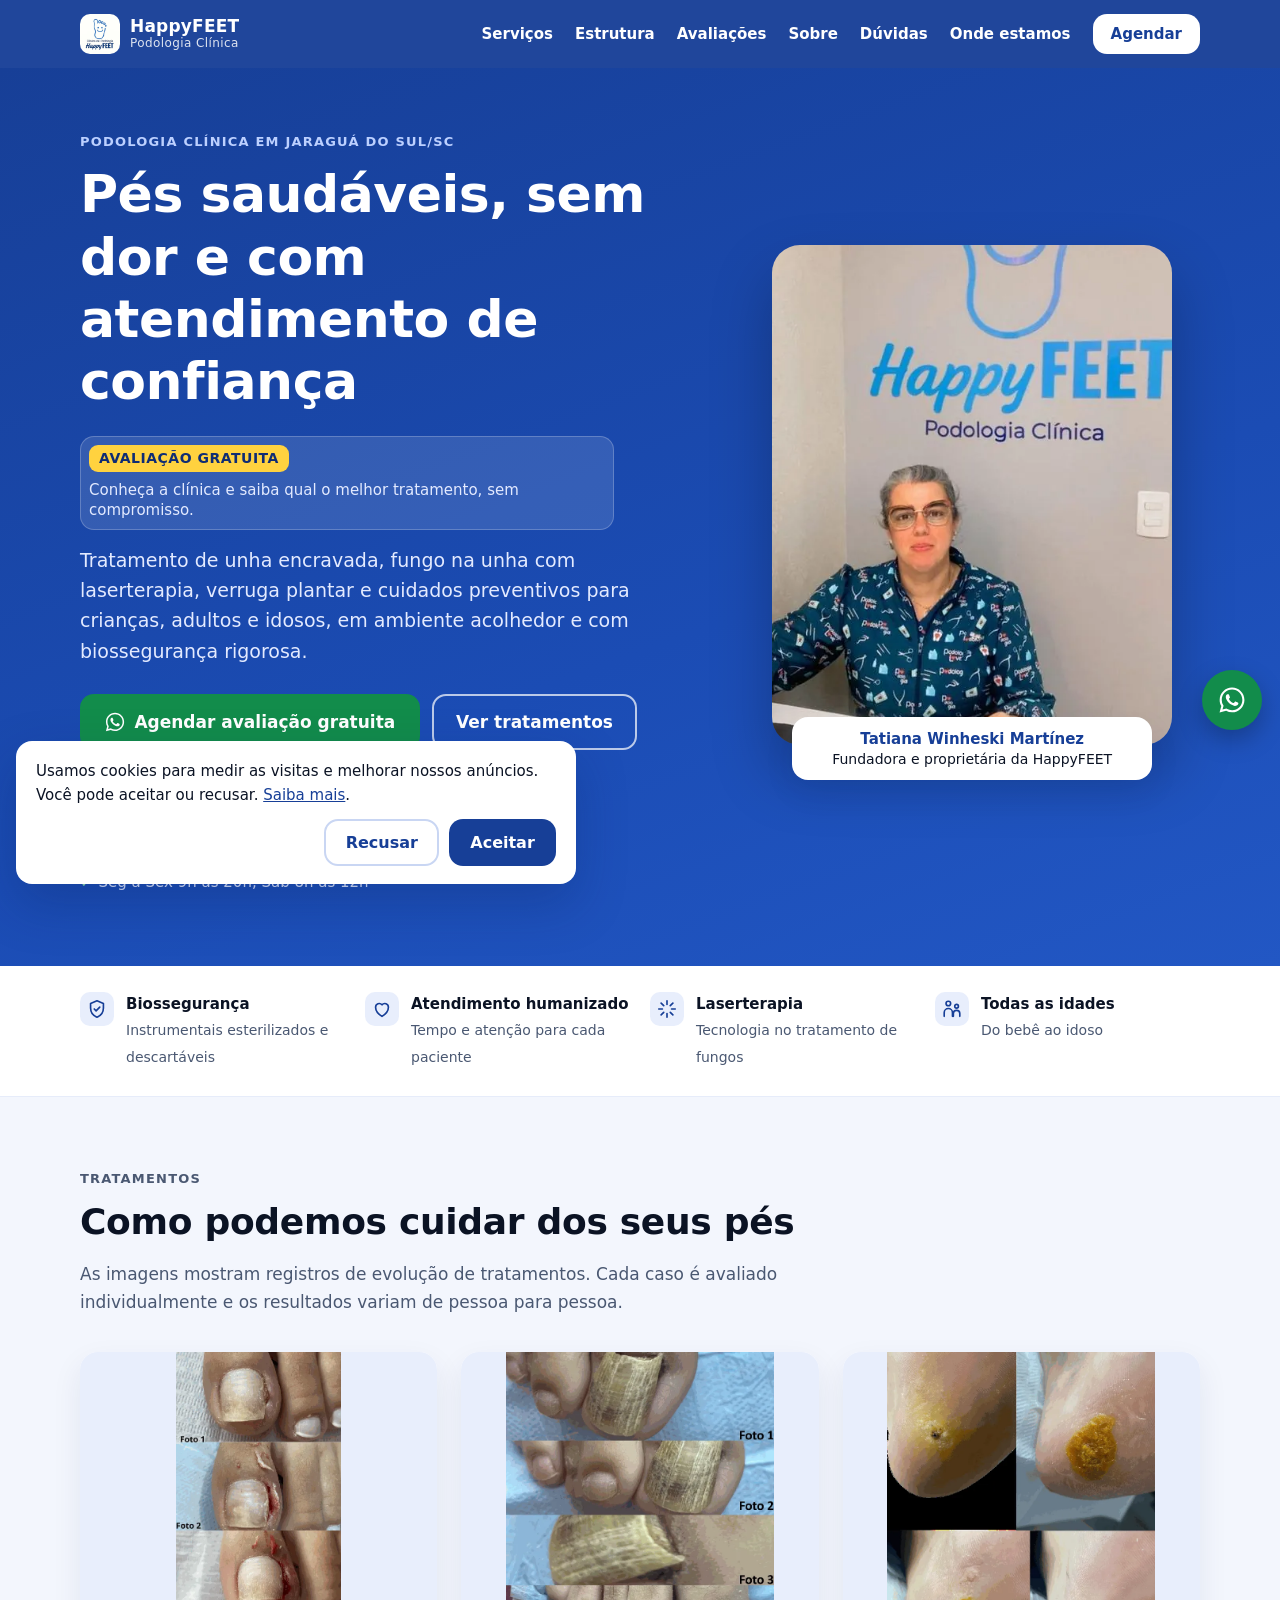
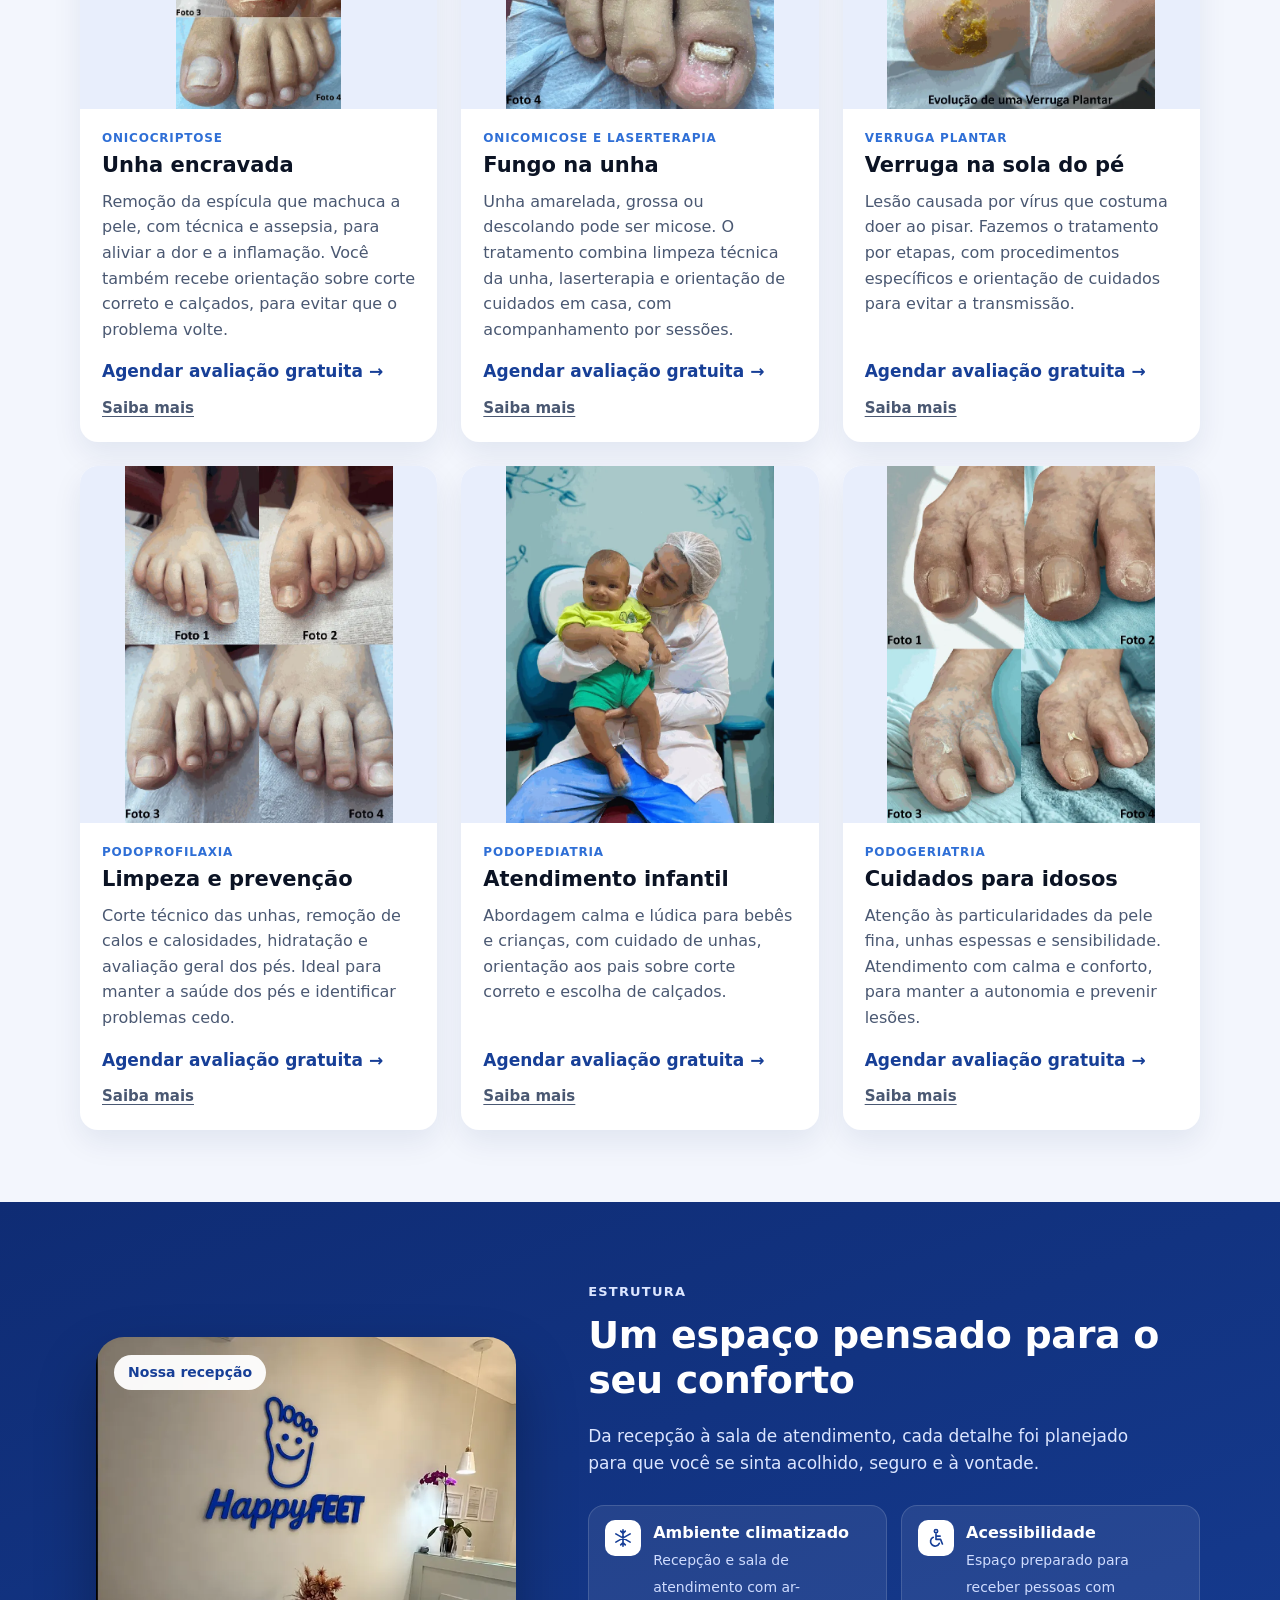
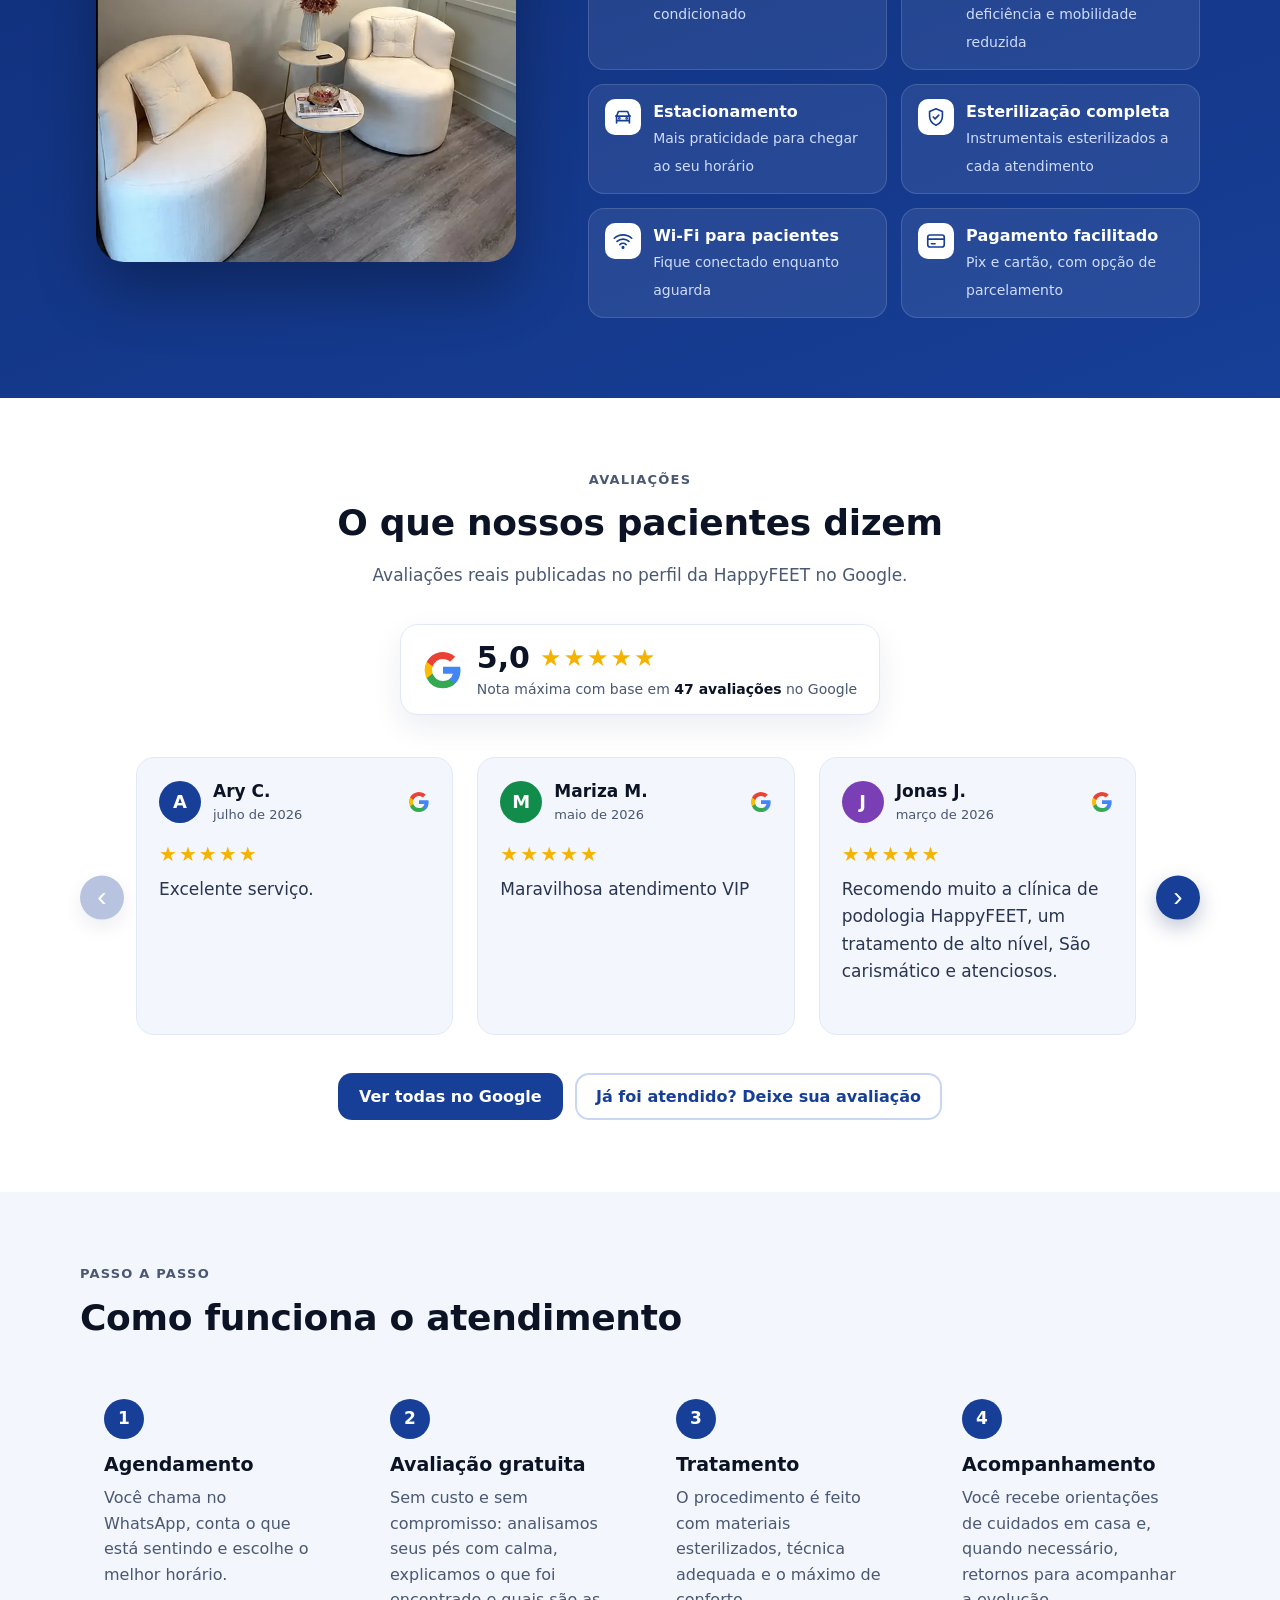
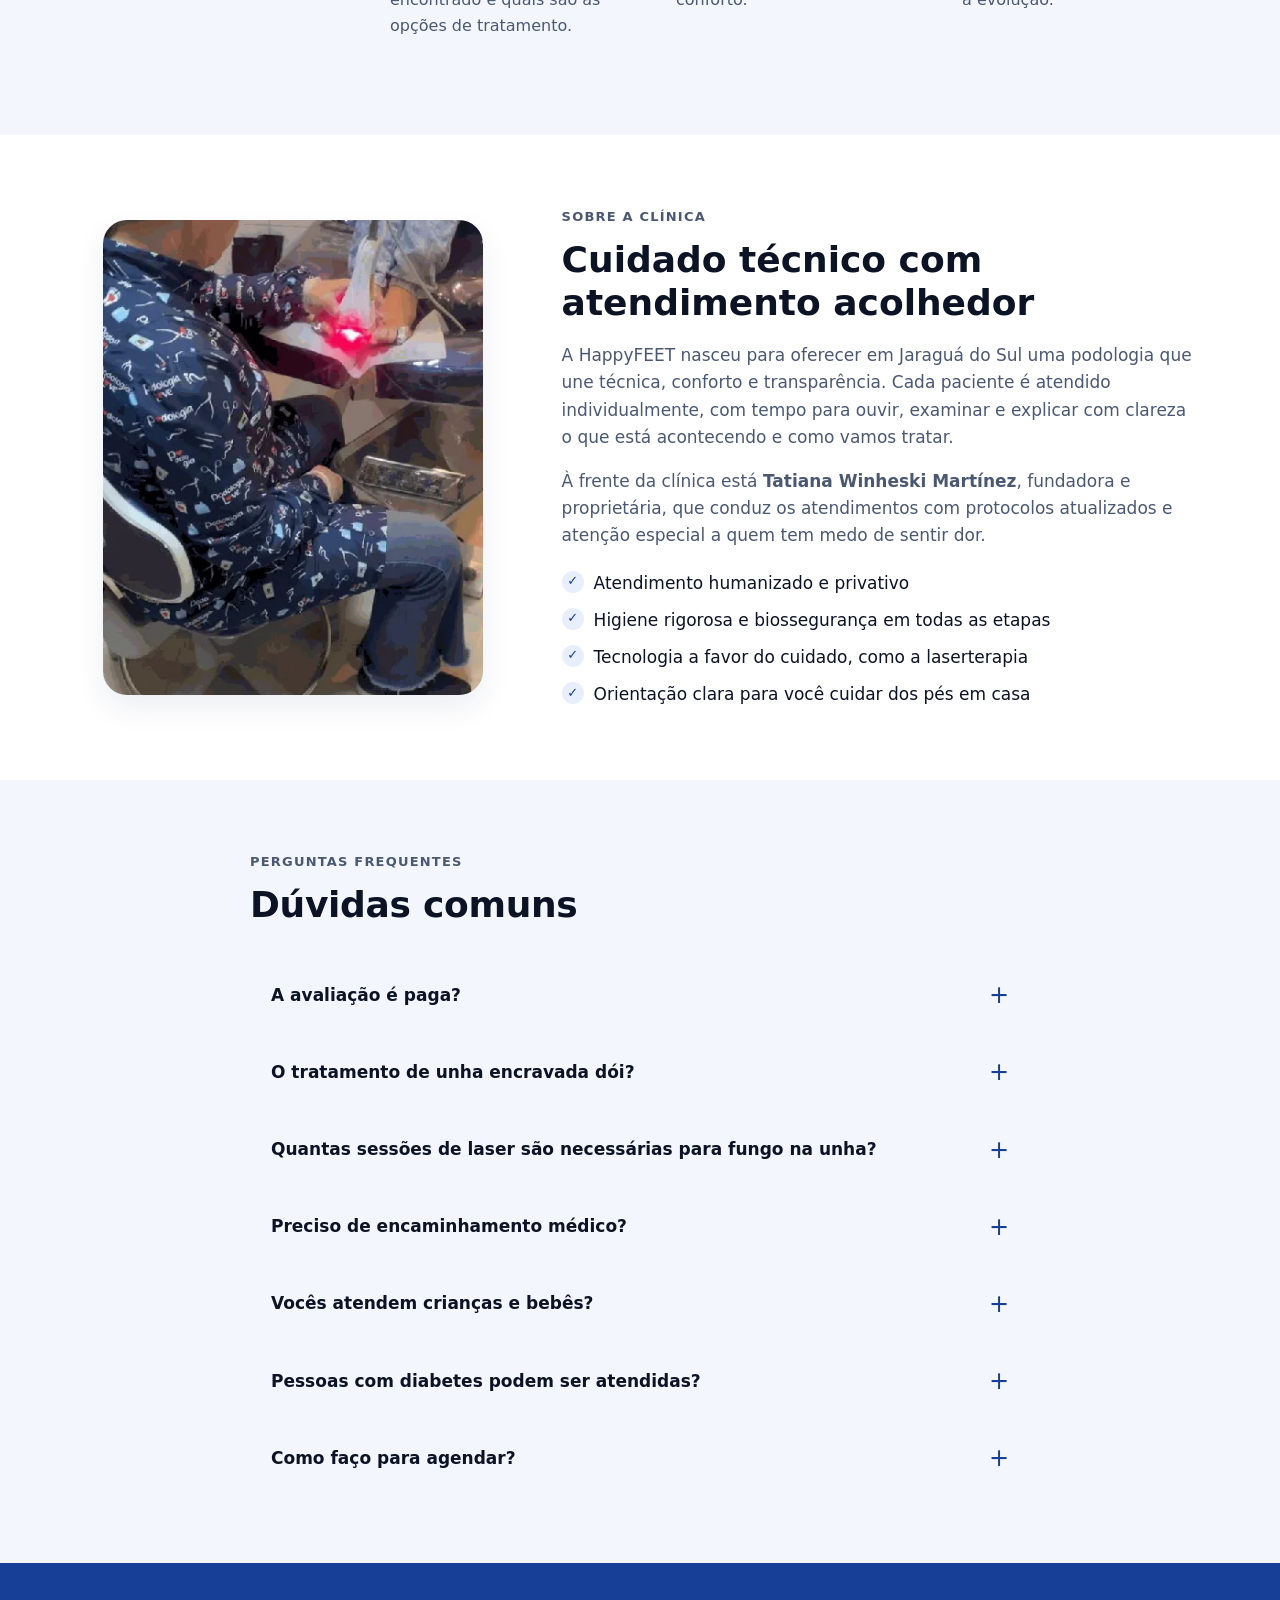
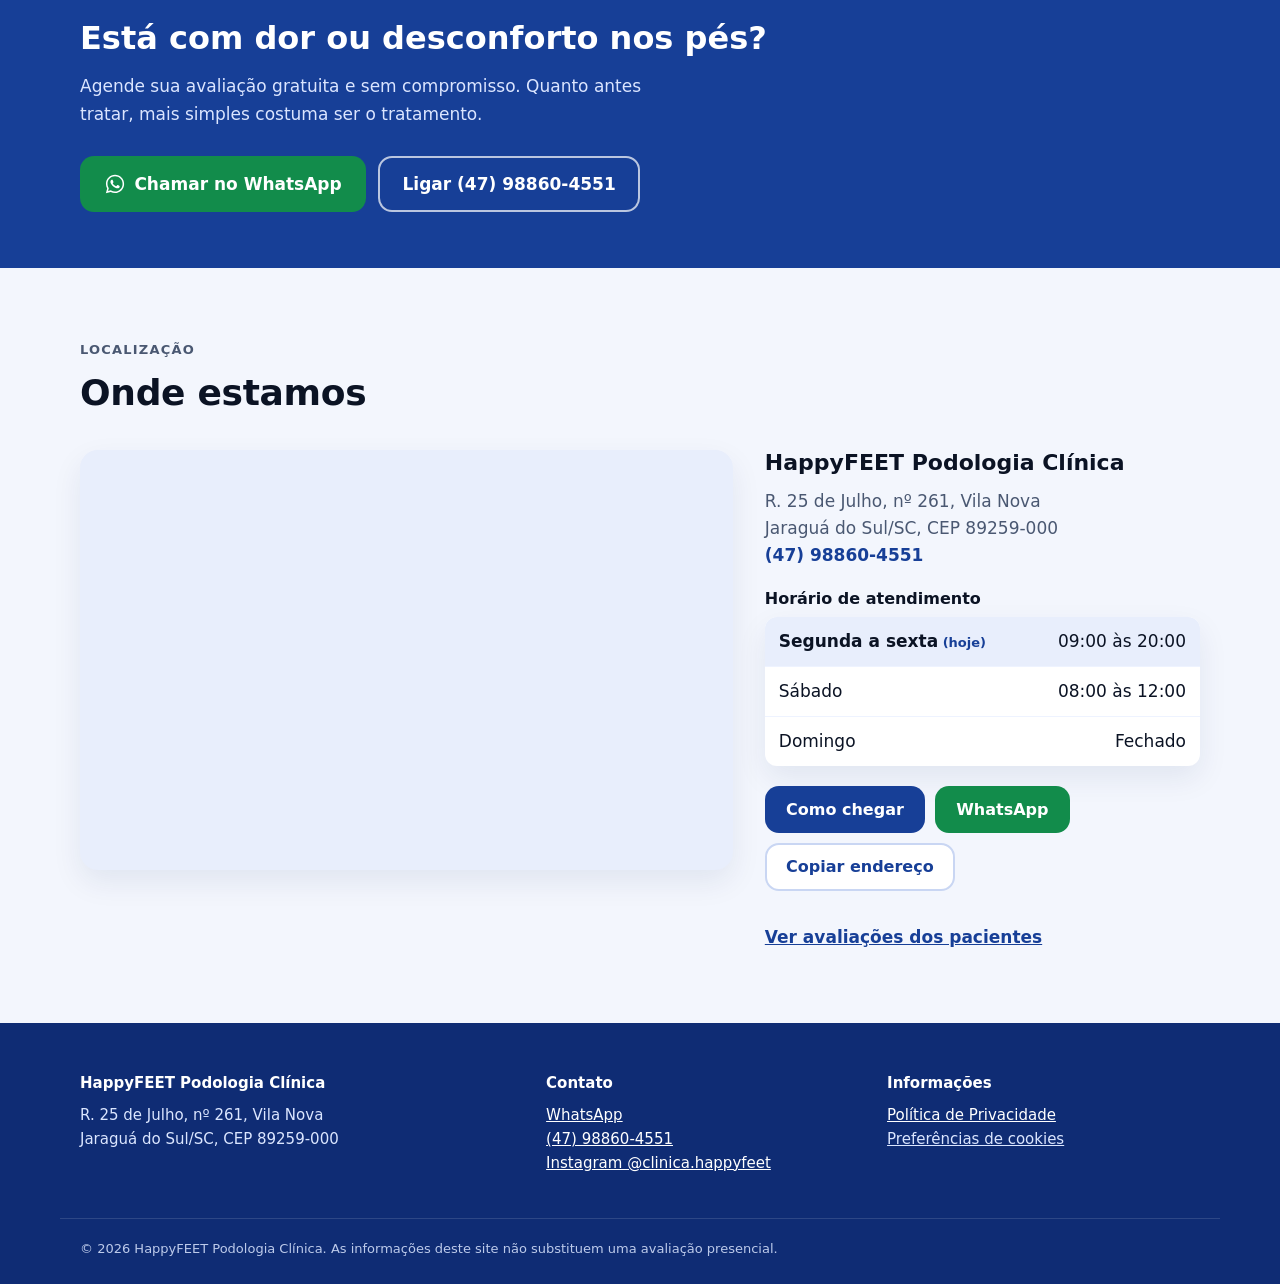
<file: index.html>
<!doctype html>
<html lang="pt-BR">
<head>
  <meta charset="utf-8">
  <meta name="viewport" content="width=device-width, initial-scale=1">
  <title>Podologia em Jaraguá do Sul | HappyFEET Podologia Clínica</title>
  <meta name="description" content="Podologia clínica em Jaraguá do Sul/SC: unha encravada, fungo na unha com laserterapia, verruga plantar, podoprofilaxia, atendimento infantil e para idosos. Avaliação gratuita pelo WhatsApp.">
  <link rel="canonical" href="https://clinicahappyfeet.com.br/">
  <meta name="theme-color" content="#173f97">

  <meta property="og:type" content="website">
  <meta property="og:locale" content="pt_BR">
  <meta property="og:site_name" content="HappyFEET Podologia Clínica">
  <meta property="og:title" content="HappyFEET Podologia Clínica | Jaraguá do Sul">
  <meta property="og:description" content="Unha encravada, fungo na unha, verruga plantar, podoprofilaxia e laserterapia. Agende sua avaliação gratuita pelo WhatsApp.">
  <meta property="og:url" content="https://clinicahappyfeet.com.br/">
  <meta property="og:image" content="https://clinicahappyfeet.com.br/assets/og-image.jpg">
  <meta property="og:image:width" content="1200">
  <meta property="og:image:height" content="630">
  <meta name="twitter:card" content="summary_large_image">

  <link rel="icon" type="image/png" sizes="32x32" href="assets/favicon-32.png">
  <link rel="apple-touch-icon" href="assets/apple-touch-icon.png">
  <link rel="manifest" href="site.webmanifest">
  <link rel="preload" as="image" href="assets/tatiana-winheski-martinez.webp">
  <link rel="stylesheet" href="styles.css">

  <script>document.documentElement.classList.add("js")</script>
  <script src="config.js"></script>
  <script src="analytics.js"></script>
  <script src="main.js" defer></script>
</head>
<body>
<a class="skip-link" href="#conteudo">Pular para o conteúdo</a>

<header class="header">
  <div class="container header-row">
    <a class="brand" href="#top" aria-label="HappyFEET Podologia Clínica, início">
      <img src="assets/logo-happyfeet.webp" alt="" width="40" height="40">
      <span>HappyFEET <small>Podologia Clínica</small></span>
    </a>
    <button class="nav-toggle" type="button" aria-expanded="false" aria-controls="menu" aria-label="Abrir menu">
      <span></span><span></span><span></span>
    </button>
    <nav id="menu" class="nav" aria-label="Menu principal">
      <a href="#servicos">Serviços</a>
      <a href="#estrutura">Estrutura</a>
      <a href="#avaliacoes">Avaliações</a>
      <a href="#sobre">Sobre</a>
      <a href="#duvidas">Dúvidas</a>
      <a href="#local">Onde estamos</a>
      <a class="btn btn-light nav-cta" href="https://wa.me/5547988604551" data-wa data-track="whatsapp_header" target="_blank" rel="noopener">Agendar</a>
    </nav>
  </div>
</header>

<main id="conteudo">

<section class="hero" id="top">
  <div class="container hero-grid">
    <div class="hero-text">
      <p class="eyebrow">Podologia clínica em Jaraguá do Sul/SC</p>
      <h1>Pés saudáveis, sem dor e com atendimento de confiança</h1>
      <p class="free-badge"><strong>Avaliação gratuita</strong> Conheça a clínica e saiba qual o melhor tratamento, sem compromisso.</p>
      <p class="lead">Tratamento de unha encravada, fungo na unha com laserterapia, verruga plantar e cuidados preventivos para crianças, adultos e idosos, em ambiente acolhedor e com biossegurança rigorosa.</p>
      <div class="hero-cta">
        <a class="btn btn-whats btn-lg" href="https://wa.me/5547988604551" data-wa data-track="whatsapp_hero" target="_blank" rel="noopener">
          <svg aria-hidden="true" viewBox="0 0 24 24" width="22" height="22"><use href="#i-whats"/></svg>
          Agendar avaliação gratuita
        </a>
        <a class="btn btn-outline-light btn-lg" href="#servicos">Ver tratamentos</a>
      </div>
      <a class="hero-rating" href="#avaliacoes">
        <span class="stars" aria-hidden="true">★★★★★</span>
        <span><strong>5,0 no Google</strong> · 47 avaliações</span>
      </a>
      <ul class="hero-points">
        <li>Atendimento individual e privativo</li>
        <li>Materiais esterilizados</li>
        <li>Seg a Sex 9h às 20h, Sáb 8h às 12h</li>
      </ul>
    </div>
    <figure class="hero-photo">
      <img src="assets/tatiana-winheski-martinez.webp" width="506" height="900" alt="Tatiana Winheski Martínez, fundadora e proprietária da HappyFEET, no consultório da clínica">
      <figcaption><strong>Tatiana Winheski Martínez</strong><span>Fundadora e proprietária da HappyFEET</span></figcaption>
    </figure>
  </div>
</section>

<section class="trust" aria-label="Diferenciais">
  <div class="container trust-grid">
    <div class="trust-item">
      <svg aria-hidden="true" viewBox="0 0 24 24"><use href="#i-shield"/></svg>
      <div><strong>Biossegurança</strong><span>Instrumentais esterilizados e descartáveis</span></div>
    </div>
    <div class="trust-item">
      <svg aria-hidden="true" viewBox="0 0 24 24"><use href="#i-heart"/></svg>
      <div><strong>Atendimento humanizado</strong><span>Tempo e atenção para cada paciente</span></div>
    </div>
    <div class="trust-item">
      <svg aria-hidden="true" viewBox="0 0 24 24"><use href="#i-spark"/></svg>
      <div><strong>Laserterapia</strong><span>Tecnologia no tratamento de fungos</span></div>
    </div>
    <div class="trust-item">
      <svg aria-hidden="true" viewBox="0 0 24 24"><use href="#i-family"/></svg>
      <div><strong>Todas as idades</strong><span>Do bebê ao idoso</span></div>
    </div>
  </div>
</section>

<section class="section" id="servicos">
  <div class="container">
    <header class="section-head">
      <p class="eyebrow eyebrow-dark">Tratamentos</p>
      <h2>Como podemos cuidar dos seus pés</h2>
      <p>As imagens mostram registros de evolução de tratamentos. Cada caso é avaliado individualmente e os resultados variam de pessoa para pessoa.</p>
    </header>

    <div class="reveal cards">
      <article class="card" id="unha-encravada">
        <div class="thumb"><img src="assets/unha-encravada.webp" width="415" height="900" loading="lazy" alt="Sequência de quatro fotos mostrando a evolução do tratamento de uma unha encravada no dedão"></div>
        <div class="card-body">
          <p class="tag">Onicocriptose</p>
          <h3><a href="unha-encravada.html">Unha encravada</a></h3>
          <p>Remoção da espícula que machuca a pele, com técnica e assepsia, para aliviar a dor e a inflamação. Você também recebe orientação sobre corte correto e calçados, para evitar que o problema volte.</p>
          <div class="card-actions">
            <a class="card-link" href="https://wa.me/5547988604551" data-wa="Olá! Gostaria de agendar uma avaliação gratuita para unha encravada." data-track="whatsapp_unha_encravada" target="_blank" rel="noopener">Agendar avaliação gratuita</a>
            <a class="card-more" href="unha-encravada.html">Saiba mais</a>
          </div>
        </div>
      </article>

      <article class="card" id="fungo-na-unha">
        <div class="thumb"><img src="assets/onicomicose-laser.webp" width="675" height="900" loading="lazy" alt="Quatro fotos mostrando a evolução de uma unha com fungo durante o tratamento com laserterapia"></div>
        <div class="card-body">
          <p class="tag">Onicomicose e laserterapia</p>
          <h3><a href="fungo-na-unha.html">Fungo na unha</a></h3>
          <p>Unha amarelada, grossa ou descolando pode ser micose. O tratamento combina limpeza técnica da unha, laserterapia e orientação de cuidados em casa, com acompanhamento por sessões.</p>
          <div class="card-actions">
            <a class="card-link" href="https://wa.me/5547988604551" data-wa="Olá! Gostaria de agendar uma avaliação gratuita para fungo na unha (laserterapia)." data-track="whatsapp_onicomicose" target="_blank" rel="noopener">Agendar avaliação gratuita</a>
            <a class="card-more" href="fungo-na-unha.html">Saiba mais</a>
          </div>
        </div>
      </article>

      <article class="card" id="verruga-plantar">
        <div class="thumb"><img src="assets/verruga-plantar.webp" width="675" height="900" loading="lazy" alt="Fotos mostrando a evolução do tratamento de uma verruga plantar na sola do pé"></div>
        <div class="card-body">
          <p class="tag">Verruga plantar</p>
          <h3><a href="verruga-plantar.html">Verruga na sola do pé</a></h3>
          <p>Lesão causada por vírus que costuma doer ao pisar. Fazemos o tratamento por etapas, com procedimentos específicos e orientação de cuidados para evitar a transmissão.</p>
          <div class="card-actions">
            <a class="card-link" href="https://wa.me/5547988604551" data-wa="Olá! Gostaria de agendar uma avaliação gratuita para verruga plantar." data-track="whatsapp_verruga" target="_blank" rel="noopener">Agendar avaliação gratuita</a>
            <a class="card-more" href="verruga-plantar.html">Saiba mais</a>
          </div>
        </div>
      </article>

      <article class="card" id="podoprofilaxia">
        <div class="thumb"><img src="assets/podoprofilaxia.webp" width="675" height="900" loading="lazy" alt="Quatro fotos de pés antes e depois de uma sessão de podoprofilaxia"></div>
        <div class="card-body">
          <p class="tag">Podoprofilaxia</p>
          <h3><a href="podoprofilaxia.html">Limpeza e prevenção</a></h3>
          <p>Corte técnico das unhas, remoção de calos e calosidades, hidratação e avaliação geral dos pés. Ideal para manter a saúde dos pés e identificar problemas cedo.</p>
          <div class="card-actions">
            <a class="card-link" href="https://wa.me/5547988604551" data-wa="Olá! Gostaria de agendar uma avaliação gratuita para podoprofilaxia." data-track="whatsapp_podoprofilaxia" target="_blank" rel="noopener">Agendar avaliação gratuita</a>
            <a class="card-more" href="podoprofilaxia.html">Saiba mais</a>
          </div>
        </div>
      </article>

      <article class="card" id="infantil">
        <div class="thumb"><img src="assets/atendimento-infantil.webp" width="675" height="900" loading="lazy" alt="Profissional da HappyFEET segurando um bebê sorridente no consultório"></div>
        <div class="card-body">
          <p class="tag">Podopediatria</p>
          <h3><a href="atendimento-infantil.html">Atendimento infantil</a></h3>
          <p>Abordagem calma e lúdica para bebês e crianças, com cuidado de unhas, orientação aos pais sobre corte correto e escolha de calçados.</p>
          <div class="card-actions">
            <a class="card-link" href="https://wa.me/5547988604551" data-wa="Olá! Gostaria de agendar uma avaliação gratuita para atendimento infantil." data-track="whatsapp_infantil" target="_blank" rel="noopener">Agendar avaliação gratuita</a>
            <a class="card-more" href="atendimento-infantil.html">Saiba mais</a>
          </div>
        </div>
      </article>

      <article class="card" id="idosos">
        <div class="thumb"><img src="assets/cuidados-idosos.webp" width="675" height="900" loading="lazy" alt="Quatro fotos dos pés de uma pessoa idosa mostrando a evolução do cuidado com unhas e pele"></div>
        <div class="card-body">
          <p class="tag">Podogeriatria</p>
          <h3><a href="cuidados-para-idosos.html">Cuidados para idosos</a></h3>
          <p>Atenção às particularidades da pele fina, unhas espessas e sensibilidade. Atendimento com calma e conforto, para manter a autonomia e prevenir lesões.</p>
          <div class="card-actions">
            <a class="card-link" href="https://wa.me/5547988604551" data-wa="Olá! Gostaria de agendar uma avaliação gratuita para atendimento de idoso." data-track="whatsapp_idosos" target="_blank" rel="noopener">Agendar avaliação gratuita</a>
            <a class="card-more" href="cuidados-para-idosos.html">Saiba mais</a>
          </div>
        </div>
      </article>
    </div>
  </div>
</section>

<section class="structure" id="estrutura">
  <div class="container structure-grid">
    <figure class="structure-photo reveal">
      <img src="assets/recepcao.webp" width="720" height="1273" loading="lazy" alt="Recepção da HappyFEET com duas poltronas claras, mesa de apoio, balcão de atendimento e o logo da clínica na parede">
      <figcaption>Nossa recepção</figcaption>
    </figure>
    <div class="structure-text reveal">
      <p class="eyebrow">Estrutura</p>
      <h2>Um espaço pensado para o seu conforto</h2>
      <p>Da recepção à sala de atendimento, cada detalhe foi planejado para que você se sinta acolhido, seguro e à vontade.</p>
      <ul class="feature-list">
        <li><svg aria-hidden="true" viewBox="0 0 24 24"><use href="#i-snow"/></svg><div><strong>Ambiente climatizado</strong><span>Recepção e sala de atendimento com ar-condicionado</span></div></li>
        <li><svg aria-hidden="true" viewBox="0 0 24 24"><use href="#i-access"/></svg><div><strong>Acessibilidade</strong><span>Espaço preparado para receber pessoas com deficiência e mobilidade reduzida</span></div></li>
        <li><svg aria-hidden="true" viewBox="0 0 24 24"><use href="#i-car"/></svg><div><strong>Estacionamento</strong><span>Mais praticidade para chegar ao seu horário</span></div></li>
        <li><svg aria-hidden="true" viewBox="0 0 24 24"><use href="#i-shield"/></svg><div><strong>Esterilização completa</strong><span>Instrumentais esterilizados a cada atendimento</span></div></li>
        <li><svg aria-hidden="true" viewBox="0 0 24 24"><use href="#i-wifi"/></svg><div><strong>Wi-Fi para pacientes</strong><span>Fique conectado enquanto aguarda</span></div></li>
        <li><svg aria-hidden="true" viewBox="0 0 24 24"><use href="#i-card"/></svg><div><strong>Pagamento facilitado</strong><span>Pix e cartão, com opção de parcelamento</span></div></li>
      </ul>
    </div>
  </div>
</section>

<section class="section section-white" id="avaliacoes">
  <div class="container">
    <header class="section-head center reveal">
      <p class="eyebrow eyebrow-dark">Avaliações</p>
      <h2>O que nossos pacientes dizem</h2>
      <p>Avaliações reais publicadas no perfil da HappyFEET no Google.</p>
      <a class="rating-badge" href="https://www.google.com/maps?cid=4167940067438342173" target="_blank" rel="noopener" data-track="selo_google">
        <svg class="g-logo-lg" aria-hidden="true" viewBox="0 0 24 24"><use href="#i-google"/></svg>
        <span class="rating-main"><strong>5,0</strong><span class="stars" aria-hidden="true">★★★★★</span></span>
        <span class="rating-sub">Nota máxima com base em <strong>47 avaliações</strong> no Google</span>
      </a>
    </header>
    <div class="carousel reveal">
      <button class="carousel-btn prev" type="button" aria-label="Avaliação anterior">‹</button>
      <ul class="reviews" tabindex="0" aria-label="Avaliações de pacientes">
      <li class="review">
        <div class="review-head">
          <span class="avatar" style="--c:#173f97" aria-hidden="true">A</span>
          <div><strong>Ary C.</strong><span>julho de 2026</span></div>
          <svg class="g-logo" aria-label="Google" role="img" viewBox="0 0 24 24"><use href="#i-google"/></svg>
        </div>
        <p class="stars" aria-label="5 de 5 estrelas">★★★★★</p>
        <blockquote><p>Excelente serviço.</p></blockquote>
      </li>
      <li class="review">
        <div class="review-head">
          <span class="avatar" style="--c:#128c4b" aria-hidden="true">M</span>
          <div><strong>Mariza M.</strong><span>maio de 2026</span></div>
          <svg class="g-logo" aria-label="Google" role="img" viewBox="0 0 24 24"><use href="#i-google"/></svg>
        </div>
        <p class="stars" aria-label="5 de 5 estrelas">★★★★★</p>
        <blockquote><p>Maravilhosa atendimento VIP</p></blockquote>
      </li>
      <li class="review">
        <div class="review-head">
          <span class="avatar" style="--c:#7b3fb5" aria-hidden="true">J</span>
          <div><strong>Jonas J.</strong><span>março de 2026</span></div>
          <svg class="g-logo" aria-label="Google" role="img" viewBox="0 0 24 24"><use href="#i-google"/></svg>
        </div>
        <p class="stars" aria-label="5 de 5 estrelas">★★★★★</p>
        <blockquote><p>Recomendo muito a clínica de podologia HappyFEET, um tratamento de alto nível, São carismático e atenciosos.</p></blockquote>
      </li>
      <li class="review">
        <div class="review-head">
          <span class="avatar" style="--c:#c2410c" aria-hidden="true">B</span>
          <div><strong>Bruno K.</strong><span>março de 2026</span></div>
          <svg class="g-logo" aria-label="Google" role="img" viewBox="0 0 24 24"><use href="#i-google"/></svg>
        </div>
        <p class="stars" aria-label="5 de 5 estrelas">★★★★★</p>
        <blockquote><p>Excelente atendimento</p></blockquote>
      </li>
      <li class="review">
        <div class="review-head">
          <span class="avatar" style="--c:#0e7490" aria-hidden="true">L</span>
          <div><strong>Lu R.</strong><span>março de 2026</span></div>
          <svg class="g-logo" aria-label="Google" role="img" viewBox="0 0 24 24"><use href="#i-google"/></svg>
        </div>
        <p class="stars" aria-label="5 de 5 estrelas">★★★★★</p>
        <blockquote><p>Atendimento excelente e de qualidade, ambiente agradável! Profissionais sempre se atualizando em suas áreas de atuação!!</p></blockquote>
      </li>
      </ul>
      <button class="carousel-btn next" type="button" aria-label="Próxima avaliação">›</button>
    </div>
    <div class="reviews-cta">
      <a class="btn btn-primary" target="_blank" rel="noopener" data-track="avaliacoes_google" href="https://www.google.com/maps?cid=4167940067438342173">Ver todas no Google</a>
      <a class="btn btn-ghost" target="_blank" rel="noopener" data-track="avaliar_google" href="https://g.page/r/CR2wx5xof9c5EAI/review">Já foi atendido? Deixe sua avaliação</a>
    </div>
  </div>
</section>

<section class="section" id="como-funciona">
  <div class="container">
    <header class="section-head">
      <p class="eyebrow eyebrow-dark">Passo a passo</p>
      <h2>Como funciona o atendimento</h2>
    </header>
    <ol class="reveal steps">
      <li>
        <span class="step-n">1</span>
        <h3>Agendamento</h3>
        <p>Você chama no WhatsApp, conta o que está sentindo e escolhe o melhor horário.</p>
      </li>
      <li>
        <span class="step-n">2</span>
        <h3>Avaliação gratuita</h3>
        <p>Sem custo e sem compromisso: analisamos seus pés com calma, explicamos o que foi encontrado e quais são as opções de tratamento.</p>
      </li>
      <li>
        <span class="step-n">3</span>
        <h3>Tratamento</h3>
        <p>O procedimento é feito com materiais esterilizados, técnica adequada e o máximo de conforto.</p>
      </li>
      <li>
        <span class="step-n">4</span>
        <h3>Acompanhamento</h3>
        <p>Você recebe orientações de cuidados em casa e, quando necessário, retornos para acompanhar a evolução.</p>
      </li>
    </ol>
  </div>
</section>

<section class="section section-white" id="sobre">
  <div class="container about-grid">
    <div class="reveal about-media">
      <img src="assets/laserterapia-atendimento.webp" width="415" height="900" loading="lazy" alt="Profissional da HappyFEET aplicando laserterapia nos pés de uma paciente">
    </div>
    <div class="about-text">
      <p class="eyebrow eyebrow-dark">Sobre a clínica</p>
      <h2>Cuidado técnico com atendimento acolhedor</h2>
      <p>A HappyFEET nasceu para oferecer em Jaraguá do Sul uma podologia que une técnica, conforto e transparência. Cada paciente é atendido individualmente, com tempo para ouvir, examinar e explicar com clareza o que está acontecendo e como vamos tratar.</p>
      <p>À frente da clínica está <strong>Tatiana Winheski Martínez</strong>, fundadora e proprietária, que conduz os atendimentos com protocolos atualizados e atenção especial a quem tem medo de sentir dor.</p>
      <!-- Sugestão: incluir aqui a formação da Tatiana (curso técnico/superior em Podologia, especializações e tempo de atuação). -->
      <ul class="check-list">
        <li>Atendimento humanizado e privativo</li>
        <li>Higiene rigorosa e biossegurança em todas as etapas</li>
        <li>Tecnologia a favor do cuidado, como a laserterapia</li>
        <li>Orientação clara para você cuidar dos pés em casa</li>
      </ul>
    </div>
  </div>
</section>

<section class="section" id="duvidas">
  <div class="container narrow">
    <header class="section-head">
      <p class="eyebrow eyebrow-dark">Perguntas frequentes</p>
      <h2>Dúvidas comuns</h2>
    </header>
    <div class="reveal faq">
      <details>
        <summary>A avaliação é paga?</summary>
        <p>Não. A avaliação é gratuita e sem compromisso. Nela examinamos seus pés, explicamos o que foi encontrado e apresentamos o tratamento indicado e seu valor, para você decidir com tranquilidade.</p>
      </details>
      <details>
        <summary>O tratamento de unha encravada dói?</summary>
        <p>A técnica busca o máximo de conforto. Pode haver algum desconforto quando a região já está muito inflamada, mas a maioria dos pacientes sente alívio logo após o procedimento. Na avaliação explicamos cada etapa antes de começar.</p>
      </details>
      <details>
        <summary>Quantas sessões de laser são necessárias para fungo na unha?</summary>
        <p>Depende do grau de comprometimento da unha e de quantas unhas estão afetadas. O número de sessões é definido na avaliação. Como a unha cresce devagar, o resultado completo aparece ao longo de alguns meses.</p>
      </details>
      <details>
        <summary>Preciso de encaminhamento médico?</summary>
        <p>Não é necessário encaminhamento para agendar uma avaliação. Se identificarmos alguma situação que precise de acompanhamento médico, você será orientado a procurar o profissional adequado.</p>
      </details>
      <details>
        <summary>Vocês atendem crianças e bebês?</summary>
        <p>Sim. O atendimento infantil é feito com calma, de forma lúdica e sempre com a presença de um responsável.</p>
      </details>
      <details>
        <summary>Pessoas com diabetes podem ser atendidas?</summary>
        <p>Sim. Os pés de quem tem diabetes merecem atenção especial, e a avaliação podológica regular ajuda a prevenir lesões. Informe no agendamento para reservarmos o tempo adequado.</p>
      </details>
      <details>
        <summary>Como faço para agendar?</summary>
        <p>Pelo WhatsApp <a href="https://wa.me/5547988604551" data-wa data-track="whatsapp_faq" target="_blank" rel="noopener">(47) 98860-4551</a>. Respondemos dentro do horário de atendimento.</p>
      </details>
    </div>
  </div>
</section>

<section class="cta-band" id="contato">
  <div class="container cta-row">
    <div>
      <h2>Está com dor ou desconforto nos pés?</h2>
      <p>Agende sua avaliação gratuita e sem compromisso. Quanto antes tratar, mais simples costuma ser o tratamento.</p>
    </div>
    <div class="cta-actions">
      <a class="btn btn-whats btn-lg" href="https://wa.me/5547988604551" data-wa data-track="whatsapp_cta" target="_blank" rel="noopener">
        <svg aria-hidden="true" viewBox="0 0 24 24" width="22" height="22"><use href="#i-whats"/></svg>
        Chamar no WhatsApp
      </a>
      <a class="btn btn-outline-light btn-lg" href="tel:+5547988604551" data-track="telefone_cta">Ligar (47) 98860-4551</a>
    </div>
  </div>
</section>

<section class="section" id="local">
  <div class="container">
    <header class="section-head">
      <p class="eyebrow eyebrow-dark">Localização</p>
      <h2>Onde estamos</h2>
    </header>
    <div class="local-grid">
      <div class="map-wrap">
        <iframe title="Mapa com a localização da HappyFEET Podologia Clínica"
          src="https://www.google.com/maps?q=R.+25+de+Julho%2C+261+-+Vila+Nova%2C+Jaragu%C3%A1+do+Sul+-+SC%2C+89259-000&output=embed"
          loading="lazy" allowfullscreen referrerpolicy="no-referrer-when-downgrade"></iframe>
      </div>
      <div class="local-info">
        <h3>HappyFEET Podologia Clínica</h3>
        <address>
          R. 25 de Julho, nº 261, Vila Nova<br>
          Jaraguá do Sul/SC, CEP 89259-000<br>
          <a href="tel:+5547988604551" data-track="telefone_local">(47) 98860-4551</a>
        </address>
        <h4>Horário de atendimento</h4>
        <table class="hours">
          <caption class="sr-only">Horário de atendimento</caption>
          <tbody>
            <tr data-days="1,2,3,4,5"><th scope="row">Segunda a sexta</th><td>09:00 às 20:00</td></tr>
            <tr data-days="6"><th scope="row">Sábado</th><td>08:00 às 12:00</td></tr>
            <tr data-days="0"><th scope="row">Domingo</th><td>Fechado</td></tr>
          </tbody>
        </table>
        <div class="local-cta">
          <a class="btn btn-primary" target="_blank" rel="noopener" data-track="como_chegar"
             href="https://www.google.com/maps/dir/?api=1&amp;destination=R.+25+de+Julho%2C+261+-+Vila+Nova%2C+Jaragu%C3%A1+do+Sul+-+SC%2C+89259-000">Como chegar</a>
          <a class="btn btn-whats" href="https://wa.me/5547988604551" data-wa data-track="whatsapp_local" target="_blank" rel="noopener">WhatsApp</a>
          <button class="btn btn-ghost" type="button" data-copy="R. 25 de Julho, nº 261, Vila Nova, Jaraguá do Sul/SC, CEP 89259-000">Copiar endereço</button>
        </div>
        <p class="copy-status" role="status" aria-live="polite"></p>
        <a class="reviews-link" href="#avaliacoes">Ver avaliações dos pacientes</a>
      </div>
    </div>
  </div>
</section>

</main>

<footer class="footer">
  <div class="container footer-grid">
    <div>
      <p class="footer-brand">HappyFEET Podologia Clínica</p>
      <p>R. 25 de Julho, nº 261, Vila Nova<br>Jaraguá do Sul/SC, CEP 89259-000</p>
    </div>
    <div>
      <p class="footer-title">Contato</p>
      <p><a href="https://wa.me/5547988604551" data-wa data-track="whatsapp_footer" target="_blank" rel="noopener">WhatsApp</a><br>
         <a href="tel:+5547988604551" data-track="telefone_footer">(47) 98860-4551</a><br>
         <a href="https://www.instagram.com/clinica.happyfeet/" data-track="instagram_footer" rel="me">Instagram @clinica.happyfeet</a></p>
    </div>
    <div>
      <p class="footer-title">Informações</p>
      <p><a href="privacidade.html">Política de Privacidade</a><br>
         <button type="button" class="link-btn" data-open-consent hidden>Preferências de cookies</button></p>
    </div>
  </div>
  <div class="container footer-bottom">
    <p>© <span data-year>2026</span> HappyFEET Podologia Clínica. As informações deste site não substituem uma avaliação presencial.</p>
  </div>
</footer>

<a class="whats-float" href="https://wa.me/5547988604551" data-wa data-track="whatsapp_flutuante" target="_blank" rel="noopener" aria-label="Agendar pelo WhatsApp">
  <svg aria-hidden="true" viewBox="0 0 24 24" width="30" height="30"><use href="#i-whats"/></svg>
</a>

<div class="consent" role="dialog" aria-live="polite" aria-label="Aviso de cookies" hidden>
  <p>Usamos cookies para medir as visitas e melhorar nossos anúncios. Você pode aceitar ou recusar. <a href="privacidade.html">Saiba mais</a>.</p>
  <div class="consent-actions">
    <button type="button" class="btn btn-ghost" data-consent="denied">Recusar</button>
    <button type="button" class="btn btn-primary" data-consent="granted">Aceitar</button>
  </div>
</div>

<svg width="0" height="0" style="position:absolute" aria-hidden="true">
  <symbol id="i-whats" viewBox="0 0 24 24"><path fill="currentColor" d="M12.04 2C6.58 2 2.13 6.45 2.13 11.91c0 1.75.46 3.45 1.32 4.95L2.05 22l5.25-1.38a9.9 9.9 0 0 0 4.74 1.21c5.46 0 9.91-4.45 9.91-9.91C21.95 6.45 17.5 2 12.04 2Zm0 18.15c-1.48 0-2.93-.4-4.2-1.15l-.3-.18-3.12.82.83-3.04-.2-.31a8.23 8.23 0 0 1-1.26-4.38c0-4.54 3.7-8.24 8.25-8.24 4.54 0 8.24 3.7 8.24 8.24 0 4.55-3.7 8.24-8.24 8.24Zm4.52-6.16c-.25-.12-1.47-.72-1.7-.81-.22-.08-.39-.12-.55.13-.17.24-.64.8-.78.97-.14.17-.29.19-.54.06-.25-.12-1.05-.39-1.99-1.23-.74-.66-1.23-1.47-1.38-1.72-.14-.25-.01-.38.11-.5.11-.11.25-.29.37-.43.13-.15.17-.25.25-.42.08-.17.04-.31-.02-.43-.06-.13-.55-1.34-.76-1.83-.2-.48-.4-.42-.55-.42h-.47c-.17 0-.43.06-.66.31-.22.25-.86.85-.86 2.07 0 1.22.89 2.4 1.01 2.56.12.17 1.75 2.67 4.23 3.74.59.26 1.05.41 1.41.52.59.19 1.13.16 1.56.1.48-.07 1.47-.6 1.67-1.18.21-.58.21-1.07.15-1.18-.06-.1-.23-.16-.48-.29Z"/></symbol>
  <symbol id="i-shield" viewBox="0 0 24 24"><path fill="none" stroke="currentColor" stroke-width="1.8" stroke-linecap="round" stroke-linejoin="round" d="M12 3 5 6v5c0 4.5 3 8.5 7 10 4-1.5 7-5.5 7-10V6l-7-3Z"/><path fill="none" stroke="currentColor" stroke-width="1.8" stroke-linecap="round" stroke-linejoin="round" d="m9 12 2 2 4-4"/></symbol>
  <symbol id="i-heart" viewBox="0 0 24 24"><path fill="none" stroke="currentColor" stroke-width="1.8" stroke-linejoin="round" d="M12 20s-7-4.4-7-10a4 4 0 0 1 7-2.6A4 4 0 0 1 19 10c0 5.6-7 10-7 10Z"/></symbol>
  <symbol id="i-spark" viewBox="0 0 24 24"><path fill="none" stroke="currentColor" stroke-width="1.8" stroke-linecap="round" stroke-linejoin="round" d="M12 3v4M12 17v4M3 12h4M17 12h4M5.6 5.6l2.8 2.8M15.6 15.6l2.8 2.8M5.6 18.4l2.8-2.8M15.6 8.4l2.8-2.8"/></symbol>
  <symbol id="i-family" viewBox="0 0 24 24"><g fill="none" stroke="currentColor" stroke-width="1.8" stroke-linecap="round"><circle cx="8" cy="6" r="2.5"/><circle cx="17" cy="9" r="2"/><path d="M3.5 20v-4a4.5 4.5 0 0 1 9 0v4M13.5 20v-3a3.5 3.5 0 0 1 7 0v3"/></g></symbol>
  <symbol id="i-snow" viewBox="0 0 24 24"><path fill="none" stroke="currentColor" stroke-width="1.8" stroke-linecap="round" d="M12 3v18M4.2 7.5l15.6 9M4.2 16.5l15.6-9M9.5 4.5 12 7l2.5-2.5M9.5 19.5 12 17l2.5 2.5"/></symbol>
  <symbol id="i-access" viewBox="0 0 24 24"><g fill="none" stroke="currentColor" stroke-width="1.8" stroke-linecap="round" stroke-linejoin="round"><circle cx="12" cy="4.5" r="1.8"/><path d="M12 7.5v6h5l2 5M12 10h4.5M9 11.2a5 5 0 1 0 6.6 6.6"/></g></symbol>
  <symbol id="i-car" viewBox="0 0 24 24"><g fill="none" stroke="currentColor" stroke-width="1.8" stroke-linecap="round" stroke-linejoin="round"><path d="M5 16V11l2-5h10l2 5v5M5 16h14M5 16v2.5M19 16v2.5M4 11h16"/><circle cx="8" cy="13.5" r=".6"/><circle cx="16" cy="13.5" r=".6"/></g></symbol>
  <symbol id="i-wifi" viewBox="0 0 24 24"><g fill="none" stroke="currentColor" stroke-width="1.8" stroke-linecap="round"><path d="M2.5 9a14 14 0 0 1 19 0M5.5 12.5a9.5 9.5 0 0 1 13 0M8.6 16a5 5 0 0 1 6.8 0"/><circle cx="12" cy="19" r=".8" fill="currentColor"/></g></symbol>
  <symbol id="i-card" viewBox="0 0 24 24"><g fill="none" stroke="currentColor" stroke-width="1.8" stroke-linecap="round"><rect x="3" y="5.5" width="18" height="13" rx="2.5"/><path d="M3 10h18M7 15h4"/></g></symbol>
  <symbol id="i-google" viewBox="0 0 24 24"><path fill="#4285F4" d="M22.5 12.3c0-.8-.1-1.5-.2-2.2H12v4.2h5.9a5 5 0 0 1-2.2 3.3v2.7h3.5c2.1-1.9 3.3-4.7 3.3-8Z"/><path fill="#34A853" d="M12 23c3 0 5.5-1 7.2-2.7l-3.5-2.7c-1 .7-2.2 1-3.7 1-2.9 0-5.3-1.9-6.2-4.5H2.2v2.8A11 11 0 0 0 12 23Z"/><path fill="#FBBC05" d="M5.8 14.1a6.6 6.6 0 0 1 0-4.2V7.1H2.2a11 11 0 0 0 0 9.8l3.6-2.8Z"/><path fill="#EA4335" d="M12 5.4c1.6 0 3.1.6 4.2 1.7l3.1-3.1A11 11 0 0 0 2.2 7.1l3.6 2.8C6.7 7.3 9.1 5.4 12 5.4Z"/></symbol>
</svg>

<script type="application/ld+json">
{
  "@context": "https://schema.org",
  "@type": "MedicalClinic",
  "@id": "https://clinicahappyfeet.com.br/#clinica",
  "name": "Clínica de Podologia HappyFEET",
  "alternateName": "HappyFEET Podologia Clínica",
  "description": "Podologia clínica em Jaraguá do Sul/SC: unha encravada, onicomicose com laserterapia, verruga plantar, podoprofilaxia, atendimento infantil e para idosos.",
  "image": [
    "https://clinicahappyfeet.com.br/assets/og-image.jpg",
    "https://clinicahappyfeet.com.br/assets/logo-happyfeet.jpg"
  ],
  "logo": "https://clinicahappyfeet.com.br/assets/logo-happyfeet.jpg",
  "url": "https://clinicahappyfeet.com.br/",
  "telephone": "+55-47-98860-4551",
  "sameAs": ["https://www.instagram.com/clinica.happyfeet/"],
  "hasMap": "https://www.google.com/maps?cid=4167940067438342173",
  "address": {
    "@type": "PostalAddress",
    "streetAddress": "R. 25 de Julho, 261",
    "addressLocality": "Jaraguá do Sul",
    "addressRegion": "SC",
    "postalCode": "89259-000",
    "addressCountry": "BR"
  },
  "paymentAccepted": "Pix, cartão",
  "amenityFeature": [
    { "@type": "LocationFeatureSpecification", "name": "Ambiente climatizado", "value": true },
    { "@type": "LocationFeatureSpecification", "name": "Acessibilidade para pessoas com deficiência", "value": true },
    { "@type": "LocationFeatureSpecification", "name": "Estacionamento", "value": true },
    { "@type": "LocationFeatureSpecification", "name": "Wi-Fi para pacientes", "value": true }
  ],
  "areaServed": { "@type": "City", "name": "Jaraguá do Sul" },
  "founder": { "@type": "Person", "name": "Tatiana Winheski Martínez", "jobTitle": "Fundadora e proprietária" },
  "availableService": [
    { "@type": "MedicalProcedure", "name": "Tratamento de unha encravada (onicocriptose)" },
    { "@type": "MedicalProcedure", "name": "Laserterapia para fungo na unha (onicomicose)" },
    { "@type": "MedicalProcedure", "name": "Tratamento de verruga plantar" },
    { "@type": "MedicalProcedure", "name": "Podoprofilaxia" },
    { "@type": "MedicalProcedure", "name": "Atendimento podológico infantil" },
    { "@type": "MedicalProcedure", "name": "Atendimento podológico para idosos" }
  ],
  "openingHoursSpecification": [
    { "@type": "OpeningHoursSpecification", "dayOfWeek": ["Monday","Tuesday","Wednesday","Thursday","Friday"], "opens": "09:00", "closes": "20:00" },
    { "@type": "OpeningHoursSpecification", "dayOfWeek": "Saturday", "opens": "08:00", "closes": "12:00" }
  ]
}
</script>
</body>
</html>
</file>
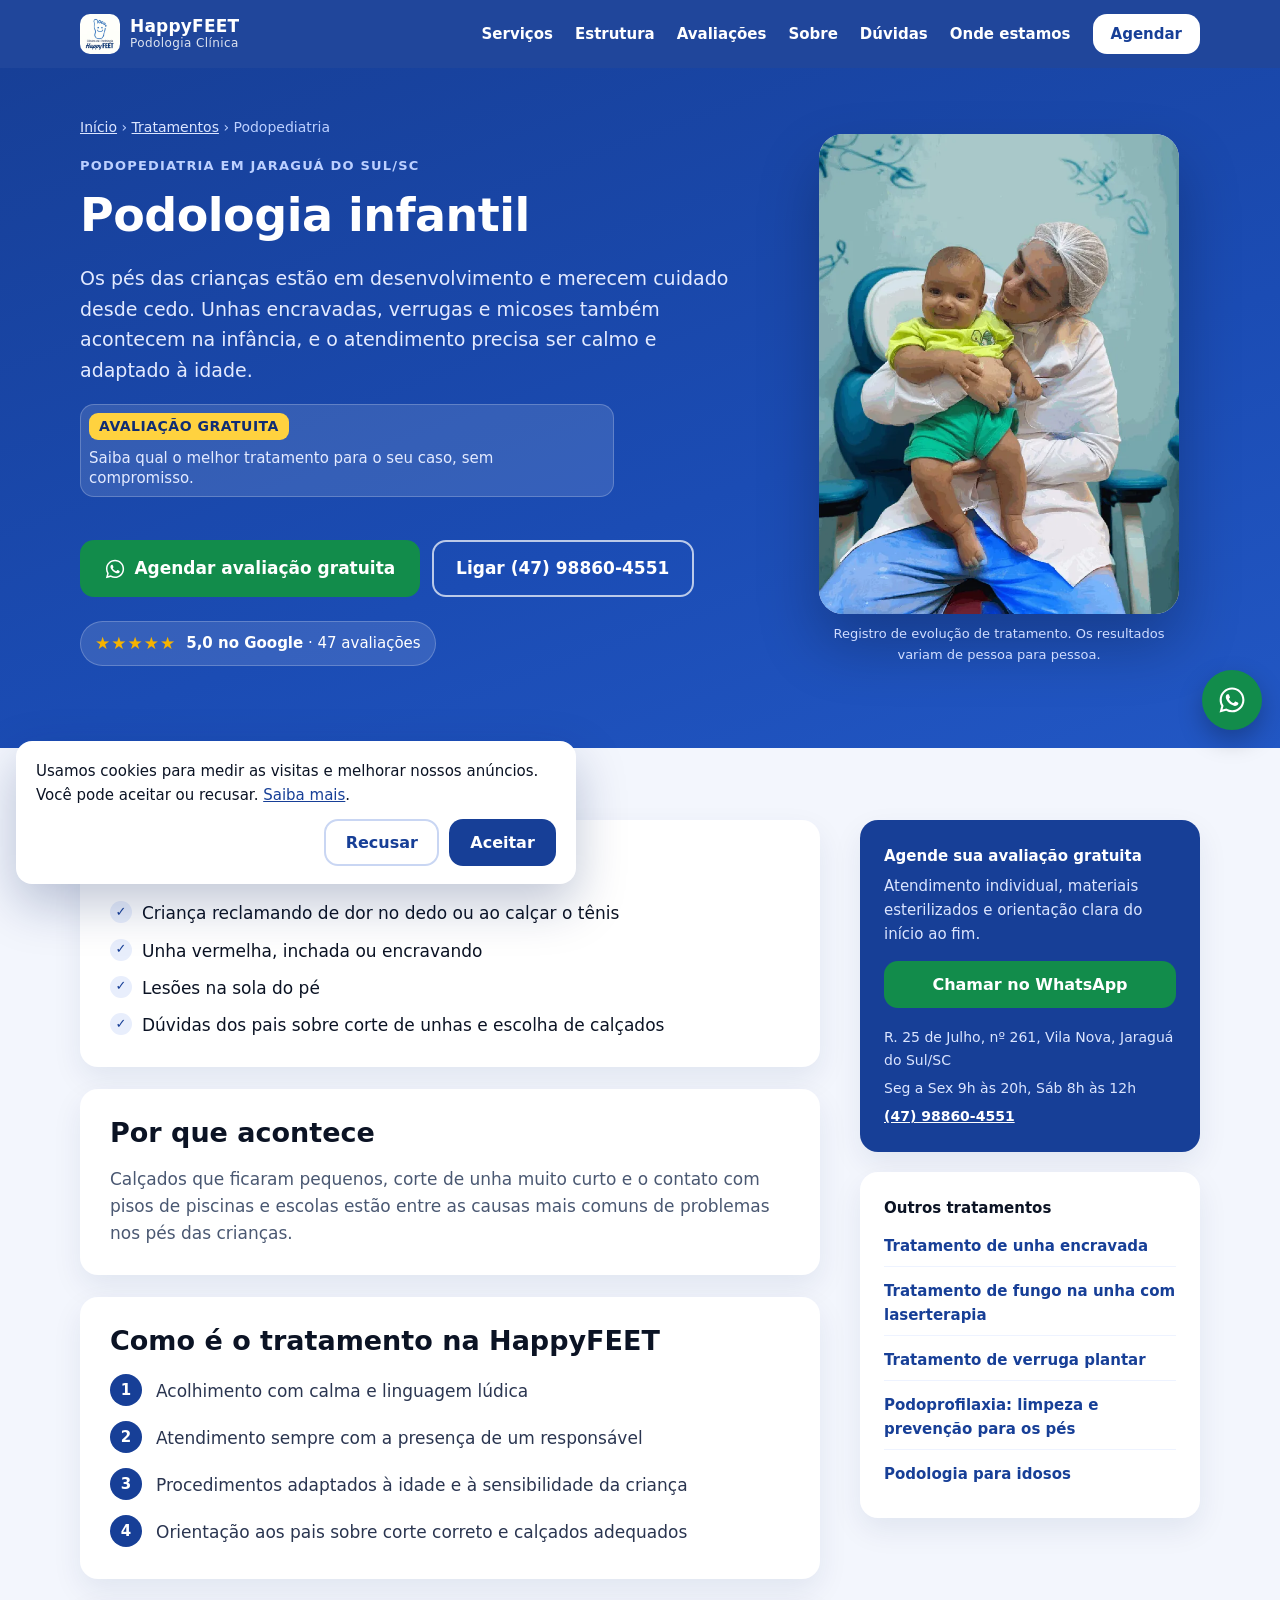
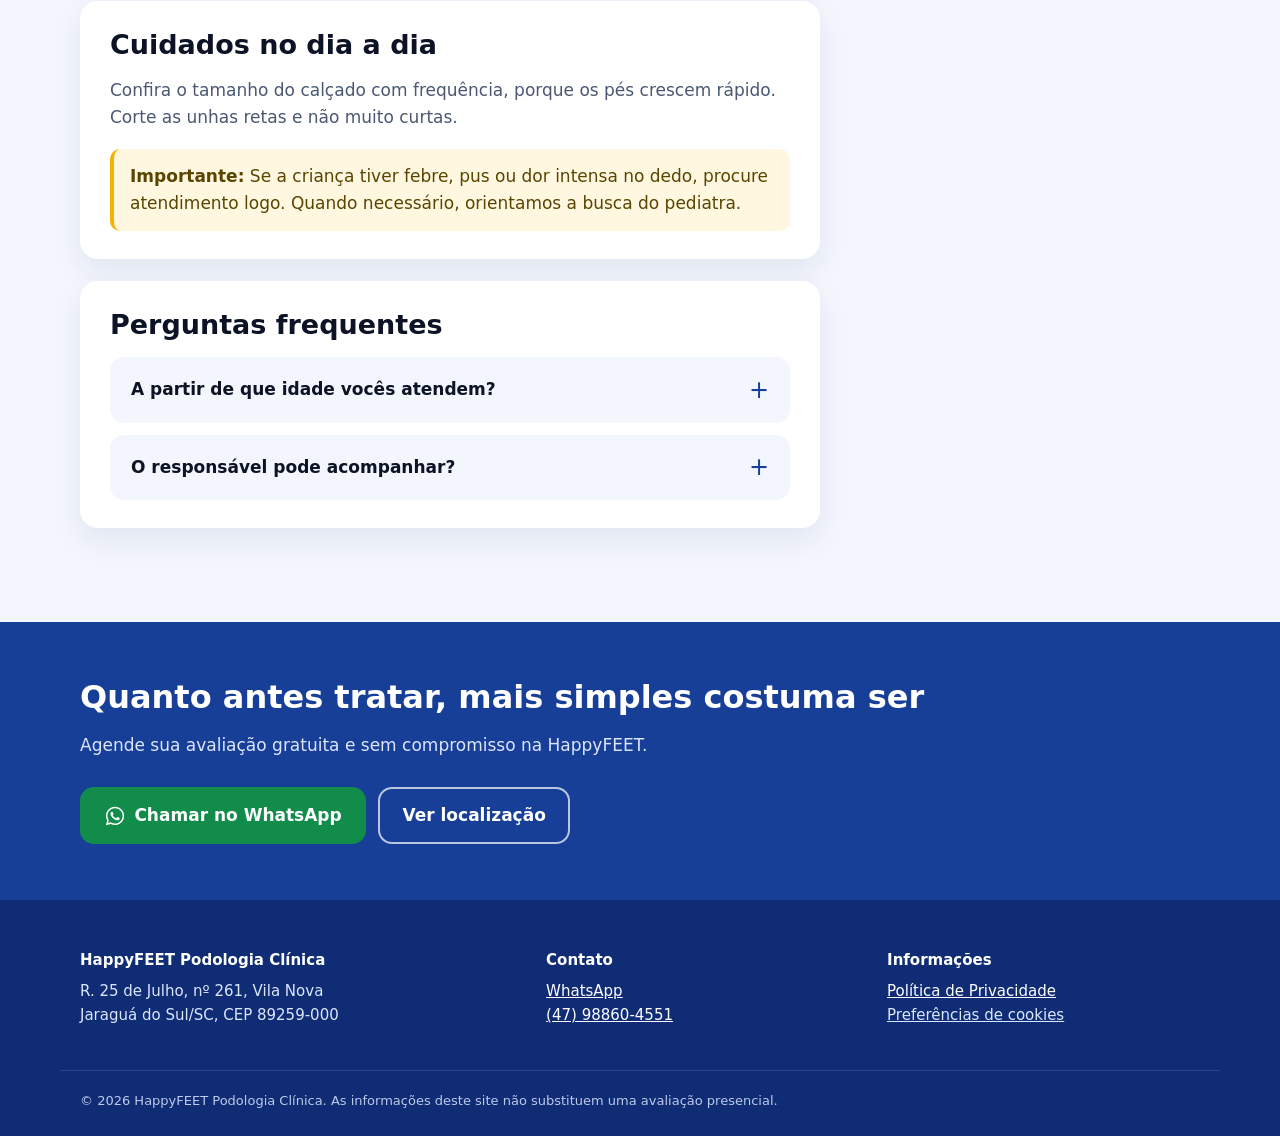
<file: atendimento-infantil.html>
<!doctype html>
<html lang="pt-BR">
<head>
  <meta charset="utf-8">
  <meta name="viewport" content="width=device-width, initial-scale=1">
  <title>Podologia infantil em Jaraguá do Sul | HappyFEET Podologia Clínica</title>
  <meta name="description" content="Podologia infantil em Jaraguá do Sul/SC: cuidado de unhas de bebês e crianças, unha encravada infantil e orientação aos pais. Avaliação gratuita na HappyFEET.">
  <link rel="canonical" href="https://clinicahappyfeet.com.br/atendimento-infantil.html">
  <meta name="theme-color" content="#173f97">
  <meta property="og:type" content="article">
  <meta property="og:locale" content="pt_BR">
  <meta property="og:site_name" content="HappyFEET Podologia Clínica">
  <meta property="og:title" content="Podologia infantil em Jaraguá do Sul | HappyFEET">
  <meta property="og:description" content="Podologia infantil em Jaraguá do Sul/SC: cuidado de unhas de bebês e crianças, unha encravada infantil e orientação aos pais. Avaliação gratuita na HappyFEET.">
  <meta property="og:url" content="https://clinicahappyfeet.com.br/atendimento-infantil.html">
  <meta property="og:image" content="https://clinicahappyfeet.com.br/assets/og-image.jpg">
  <meta name="twitter:card" content="summary_large_image">
  <link rel="icon" type="image/png" sizes="32x32" href="assets/favicon-32.png">
  <link rel="apple-touch-icon" href="assets/apple-touch-icon.png">
  <link rel="manifest" href="site.webmanifest">
  <link rel="stylesheet" href="styles.css">
  <script>document.documentElement.classList.add("js")</script>
  <script src="config.js"></script>
  <script src="analytics.js"></script>
  <script src="main.js" defer></script>
</head>
<body>
<a class="skip-link" href="#conteudo">Pular para o conteúdo</a>

<header class="header">
  <div class="container header-row">
    <a class="brand" href="./" aria-label="HappyFEET Podologia Clínica, início">
      <img src="assets/logo-happyfeet.webp" alt="" width="40" height="40">
      <span>HappyFEET <small>Podologia Clínica</small></span>
    </a>
    <button class="nav-toggle" type="button" aria-expanded="false" aria-controls="menu" aria-label="Abrir menu">
      <span></span><span></span><span></span>
    </button>
    <nav id="menu" class="nav" aria-label="Menu principal">
      <a href="./#servicos">Serviços</a>
      <a href="./#estrutura">Estrutura</a>
      <a href="./#avaliacoes">Avaliações</a>
      <a href="./#sobre">Sobre</a>
      <a href="./#duvidas">Dúvidas</a>
      <a href="./#local">Onde estamos</a>
      <a class="btn btn-light nav-cta" href="https://wa.me/5547988604551" data-wa="Olá! Gostaria de agendar uma avaliação gratuita para atendimento infantil." data-track="whatsapp_header_infantil" target="_blank" rel="noopener">Agendar</a>
    </nav>
  </div>
</header>

<main id="conteudo">

<section class="hero hero-service">
  <div class="container service-hero-grid">
    <div class="hero-text">
      <nav class="breadcrumb" aria-label="Você está em">
        <a href="./">Início</a> <span aria-hidden="true">›</span> <a href="./#servicos">Tratamentos</a> <span aria-hidden="true">›</span> <span aria-current="page">Podopediatria</span>
      </nav>
      <p class="eyebrow">Podopediatria em Jaraguá do Sul/SC</p>
      <h1>Podologia infantil</h1>
      <p class="lead">Os pés das crianças estão em desenvolvimento e merecem cuidado desde cedo. Unhas encravadas, verrugas e micoses também acontecem na infância, e o atendimento precisa ser calmo e adaptado à idade.</p>
      <p class="free-badge"><strong>Avaliação gratuita</strong> Saiba qual o melhor tratamento para o seu caso, sem compromisso.</p>
      <div class="hero-cta">
        <a class="btn btn-whats btn-lg" href="https://wa.me/5547988604551" data-wa="Olá! Gostaria de agendar uma avaliação gratuita para atendimento infantil." data-track="whatsapp_hero_infantil" target="_blank" rel="noopener">
          <svg aria-hidden="true" viewBox="0 0 24 24" width="22" height="22"><use href="#i-whats"/></svg>
          Agendar avaliação gratuita
        </a>
        <a class="btn btn-outline-light btn-lg" href="tel:+5547988604551" data-track="telefone_hero_infantil">Ligar (47) 98860-4551</a>
      </div>
      <a class="hero-rating" href="./#avaliacoes">
        <span class="stars" aria-hidden="true">★★★★★</span>
        <span><strong>5,0 no Google</strong> · 47 avaliações</span>
      </a>
    </div>
    <figure class="service-photo">
      <img src="assets/atendimento-infantil.webp" width="675" height="900" alt="Profissional da HappyFEET segurando um bebê sorridente no consultório">
      <figcaption>Registro de evolução de tratamento. Os resultados variam de pessoa para pessoa.</figcaption>
    </figure>
  </div>
</section>

<section class="section">
  <div class="container service-grid">
    <article class="service-content">
      <div class="service-block reveal">
        <h2>Quais são os sinais</h2>
        <ul class="check-list">
          <li>Criança reclamando de dor no dedo ou ao calçar o tênis</li>
          <li>Unha vermelha, inchada ou encravando</li>
          <li>Lesões na sola do pé</li>
          <li>Dúvidas dos pais sobre corte de unhas e escolha de calçados</li>
        </ul>
      </div>
      <div class="service-block reveal">
        <h2>Por que acontece</h2>
        <p>Calçados que ficaram pequenos, corte de unha muito curto e o contato com pisos de piscinas e escolas estão entre as causas mais comuns de problemas nos pés das crianças.</p>
      </div>
      <div class="service-block reveal">
        <h2>Como é o tratamento na HappyFEET</h2>
        <ol class="service-steps">
          <li>Acolhimento com calma e linguagem lúdica</li>
          <li>Atendimento sempre com a presença de um responsável</li>
          <li>Procedimentos adaptados à idade e à sensibilidade da criança</li>
          <li>Orientação aos pais sobre corte correto e calçados adequados</li>
        </ol>
      </div>
      <div class="service-block reveal">
        <h2>Cuidados no dia a dia</h2>
        <p>Confira o tamanho do calçado com frequência, porque os pés crescem rápido. Corte as unhas retas e não muito curtas.</p>
        <p class="notice"><strong>Importante:</strong> Se a criança tiver febre, pus ou dor intensa no dedo, procure atendimento logo. Quando necessário, orientamos a busca do pediatra.</p>
      </div>
      <div class="service-block reveal">
        <h2>Perguntas frequentes</h2>
        <div class="faq">
        <details>
          <summary>A partir de que idade vocês atendem?</summary>
          <p>Atendemos bebês e crianças de todas as idades.</p>
        </details>
        <details>
          <summary>O responsável pode acompanhar?</summary>
          <p>Sim. A presença de um responsável é obrigatória durante todo o atendimento.</p>
        </details>
        </div>
      </div>
    </article>
    <aside class="service-aside">
      <div class="aside-card">
        <p class="aside-title">Agende sua avaliação gratuita</p>
        <p>Atendimento individual, materiais esterilizados e orientação clara do início ao fim.</p>
        <a class="btn btn-whats" href="https://wa.me/5547988604551" data-wa="Olá! Gostaria de agendar uma avaliação gratuita para atendimento infantil." data-track="whatsapp_aside_infantil" target="_blank" rel="noopener">Chamar no WhatsApp</a>
        <ul class="aside-info">
          <li>R. 25 de Julho, nº 261, Vila Nova, Jaraguá do Sul/SC</li>
          <li>Seg a Sex 9h às 20h, Sáb 8h às 12h</li>
          <li><a href="tel:+5547988604551" data-track="telefone_aside_infantil">(47) 98860-4551</a></li>
        </ul>
      </div>
      <div class="aside-card aside-light">
        <p class="aside-title">Outros tratamentos</p>
        <ul class="aside-links">
        <li><a href="unha-encravada.html">Tratamento de unha encravada</a></li>
        <li><a href="fungo-na-unha.html">Tratamento de fungo na unha com laserterapia</a></li>
        <li><a href="verruga-plantar.html">Tratamento de verruga plantar</a></li>
        <li><a href="podoprofilaxia.html">Podoprofilaxia: limpeza e prevenção para os pés</a></li>
        <li><a href="cuidados-para-idosos.html">Podologia para idosos</a></li>
        </ul>
      </div>
    </aside>
  </div>
</section>

<section class="cta-band">
  <div class="container cta-row">
    <div>
      <h2>Quanto antes tratar, mais simples costuma ser</h2>
      <p>Agende sua avaliação gratuita e sem compromisso na HappyFEET.</p>
    </div>
    <div class="cta-actions">
      <a class="btn btn-whats btn-lg" href="https://wa.me/5547988604551" data-wa="Olá! Gostaria de agendar uma avaliação gratuita para atendimento infantil." data-track="whatsapp_cta_infantil" target="_blank" rel="noopener">
        <svg aria-hidden="true" viewBox="0 0 24 24" width="22" height="22"><use href="#i-whats"/></svg>
        Chamar no WhatsApp
      </a>
      <a class="btn btn-outline-light btn-lg" href="./#local">Ver localização</a>
    </div>
  </div>
</section>

</main>

<footer class="footer">
  <div class="container footer-grid">
    <div>
      <p class="footer-brand">HappyFEET Podologia Clínica</p>
      <p>R. 25 de Julho, nº 261, Vila Nova<br>Jaraguá do Sul/SC, CEP 89259-000</p>
    </div>
    <div>
      <p class="footer-title">Contato</p>
      <p><a href="https://wa.me/5547988604551" data-wa data-track="whatsapp_footer_infantil" target="_blank" rel="noopener">WhatsApp</a><br>
         <a href="tel:+5547988604551" data-track="telefone_footer_infantil">(47) 98860-4551</a></p>
    </div>
    <div>
      <p class="footer-title">Informações</p>
      <p><a href="privacidade.html">Política de Privacidade</a><br>
         <button type="button" class="link-btn" data-open-consent hidden>Preferências de cookies</button></p>
    </div>
  </div>
  <div class="container footer-bottom">
    <p>© <span data-year>2026</span> HappyFEET Podologia Clínica. As informações deste site não substituem uma avaliação presencial.</p>
  </div>
</footer>

<a class="whats-float" href="https://wa.me/5547988604551" data-wa="Olá! Gostaria de agendar uma avaliação gratuita para atendimento infantil." data-track="whatsapp_flutuante_infantil" target="_blank" rel="noopener" aria-label="Agendar pelo WhatsApp">
  <svg aria-hidden="true" viewBox="0 0 24 24" width="30" height="30"><use href="#i-whats"/></svg>
</a>

<div class="consent" role="dialog" aria-live="polite" aria-label="Aviso de cookies" hidden>
  <p>Usamos cookies para medir as visitas e melhorar nossos anúncios. Você pode aceitar ou recusar. <a href="privacidade.html">Saiba mais</a>.</p>
  <div class="consent-actions">
    <button type="button" class="btn btn-ghost" data-consent="denied">Recusar</button>
    <button type="button" class="btn btn-primary" data-consent="granted">Aceitar</button>
  </div>
</div>

<svg width="0" height="0" style="position:absolute" aria-hidden="true">
  <symbol id="i-whats" viewBox="0 0 24 24"><path fill="currentColor" d="M12.04 2C6.58 2 2.13 6.45 2.13 11.91c0 1.75.46 3.45 1.32 4.95L2.05 22l5.25-1.38a9.9 9.9 0 0 0 4.74 1.21c5.46 0 9.91-4.45 9.91-9.91C21.95 6.45 17.5 2 12.04 2Zm0 18.15c-1.48 0-2.93-.4-4.2-1.15l-.3-.18-3.12.82.83-3.04-.2-.31a8.23 8.23 0 0 1-1.26-4.38c0-4.54 3.7-8.24 8.25-8.24 4.54 0 8.24 3.7 8.24 8.24 0 4.55-3.7 8.24-8.24 8.24Zm4.52-6.16c-.25-.12-1.47-.72-1.7-.81-.22-.08-.39-.12-.55.13-.17.24-.64.8-.78.97-.14.17-.29.19-.54.06-.25-.12-1.05-.39-1.99-1.23-.74-.66-1.23-1.47-1.38-1.72-.14-.25-.01-.38.11-.5.11-.11.25-.29.37-.43.13-.15.17-.25.25-.42.08-.17.04-.31-.02-.43-.06-.13-.55-1.34-.76-1.83-.2-.48-.4-.42-.55-.42h-.47c-.17 0-.43.06-.66.31-.22.25-.86.85-.86 2.07 0 1.22.89 2.4 1.01 2.56.12.17 1.75 2.67 4.23 3.74.59.26 1.05.41 1.41.52.59.19 1.13.16 1.56.1.48-.07 1.47-.6 1.67-1.18.21-.58.21-1.07.15-1.18-.06-.1-.23-.16-.48-.29Z"/></symbol>
  <symbol id="i-shield" viewBox="0 0 24 24"><path fill="none" stroke="currentColor" stroke-width="1.8" stroke-linecap="round" stroke-linejoin="round" d="M12 3 5 6v5c0 4.5 3 8.5 7 10 4-1.5 7-5.5 7-10V6l-7-3Z"/><path fill="none" stroke="currentColor" stroke-width="1.8" stroke-linecap="round" stroke-linejoin="round" d="m9 12 2 2 4-4"/></symbol>
  <symbol id="i-heart" viewBox="0 0 24 24"><path fill="none" stroke="currentColor" stroke-width="1.8" stroke-linejoin="round" d="M12 20s-7-4.4-7-10a4 4 0 0 1 7-2.6A4 4 0 0 1 19 10c0 5.6-7 10-7 10Z"/></symbol>
  <symbol id="i-spark" viewBox="0 0 24 24"><path fill="none" stroke="currentColor" stroke-width="1.8" stroke-linecap="round" stroke-linejoin="round" d="M12 3v4M12 17v4M3 12h4M17 12h4M5.6 5.6l2.8 2.8M15.6 15.6l2.8 2.8M5.6 18.4l2.8-2.8M15.6 8.4l2.8-2.8"/></symbol>
  <symbol id="i-family" viewBox="0 0 24 24"><g fill="none" stroke="currentColor" stroke-width="1.8" stroke-linecap="round"><circle cx="8" cy="6" r="2.5"/><circle cx="17" cy="9" r="2"/><path d="M3.5 20v-4a4.5 4.5 0 0 1 9 0v4M13.5 20v-3a3.5 3.5 0 0 1 7 0v3"/></g></symbol>
  <symbol id="i-snow" viewBox="0 0 24 24"><path fill="none" stroke="currentColor" stroke-width="1.8" stroke-linecap="round" d="M12 3v18M4.2 7.5l15.6 9M4.2 16.5l15.6-9M9.5 4.5 12 7l2.5-2.5M9.5 19.5 12 17l2.5 2.5"/></symbol>
  <symbol id="i-access" viewBox="0 0 24 24"><g fill="none" stroke="currentColor" stroke-width="1.8" stroke-linecap="round" stroke-linejoin="round"><circle cx="12" cy="4.5" r="1.8"/><path d="M12 7.5v6h5l2 5M12 10h4.5M9 11.2a5 5 0 1 0 6.6 6.6"/></g></symbol>
  <symbol id="i-car" viewBox="0 0 24 24"><g fill="none" stroke="currentColor" stroke-width="1.8" stroke-linecap="round" stroke-linejoin="round"><path d="M5 16V11l2-5h10l2 5v5M5 16h14M5 16v2.5M19 16v2.5M4 11h16"/><circle cx="8" cy="13.5" r=".6"/><circle cx="16" cy="13.5" r=".6"/></g></symbol>
  <symbol id="i-wifi" viewBox="0 0 24 24"><g fill="none" stroke="currentColor" stroke-width="1.8" stroke-linecap="round"><path d="M2.5 9a14 14 0 0 1 19 0M5.5 12.5a9.5 9.5 0 0 1 13 0M8.6 16a5 5 0 0 1 6.8 0"/><circle cx="12" cy="19" r=".8" fill="currentColor"/></g></symbol>
  <symbol id="i-card" viewBox="0 0 24 24"><g fill="none" stroke="currentColor" stroke-width="1.8" stroke-linecap="round"><rect x="3" y="5.5" width="18" height="13" rx="2.5"/><path d="M3 10h18M7 15h4"/></g></symbol>
  <symbol id="i-google" viewBox="0 0 24 24"><path fill="#4285F4" d="M22.5 12.3c0-.8-.1-1.5-.2-2.2H12v4.2h5.9a5 5 0 0 1-2.2 3.3v2.7h3.5c2.1-1.9 3.3-4.7 3.3-8Z"/><path fill="#34A853" d="M12 23c3 0 5.5-1 7.2-2.7l-3.5-2.7c-1 .7-2.2 1-3.7 1-2.9 0-5.3-1.9-6.2-4.5H2.2v2.8A11 11 0 0 0 12 23Z"/><path fill="#FBBC05" d="M5.8 14.1a6.6 6.6 0 0 1 0-4.2V7.1H2.2a11 11 0 0 0 0 9.8l3.6-2.8Z"/><path fill="#EA4335" d="M12 5.4c1.6 0 3.1.6 4.2 1.7l3.1-3.1A11 11 0 0 0 2.2 7.1l3.6 2.8C6.7 7.3 9.1 5.4 12 5.4Z"/></symbol>
</svg>

<script type="application/ld+json">
[
  {
    "@context": "https://schema.org",
    "@type": "MedicalWebPage",
    "name": "Podologia infantil",
    "url": "https://clinicahappyfeet.com.br/atendimento-infantil.html",
    "description": "Podologia infantil em Jaraguá do Sul/SC: cuidado de unhas de bebês e crianças, unha encravada infantil e orientação aos pais. Avaliação gratuita na HappyFEET.",
    "inLanguage": "pt-BR",
    "about": {
      "@type": "MedicalProcedure",
      "name": "Podologia infantil"
    },
    "publisher": {
      "@id": "https://clinicahappyfeet.com.br/#clinica"
    }
  },
  {
    "@context": "https://schema.org",
    "@type": "BreadcrumbList",
    "itemListElement": [
      {
        "@type": "ListItem",
        "position": 1,
        "name": "Início",
        "item": "https://clinicahappyfeet.com.br/"
      },
      {
        "@type": "ListItem",
        "position": 2,
        "name": "Tratamentos",
        "item": "https://clinicahappyfeet.com.br/#servicos"
      },
      {
        "@type": "ListItem",
        "position": 3,
        "name": "Podologia infantil",
        "item": "https://clinicahappyfeet.com.br/atendimento-infantil.html"
      }
    ]
  },
  {
    "@context": "https://schema.org",
    "@type": "FAQPage",
    "mainEntity": [
      {
        "@type": "Question",
        "name": "A partir de que idade vocês atendem?",
        "acceptedAnswer": {
          "@type": "Answer",
          "text": "Atendemos bebês e crianças de todas as idades."
        }
      },
      {
        "@type": "Question",
        "name": "O responsável pode acompanhar?",
        "acceptedAnswer": {
          "@type": "Answer",
          "text": "Sim. A presença de um responsável é obrigatória durante todo o atendimento."
        }
      }
    ]
  }
]
</script>
</body>
</html>
</file>
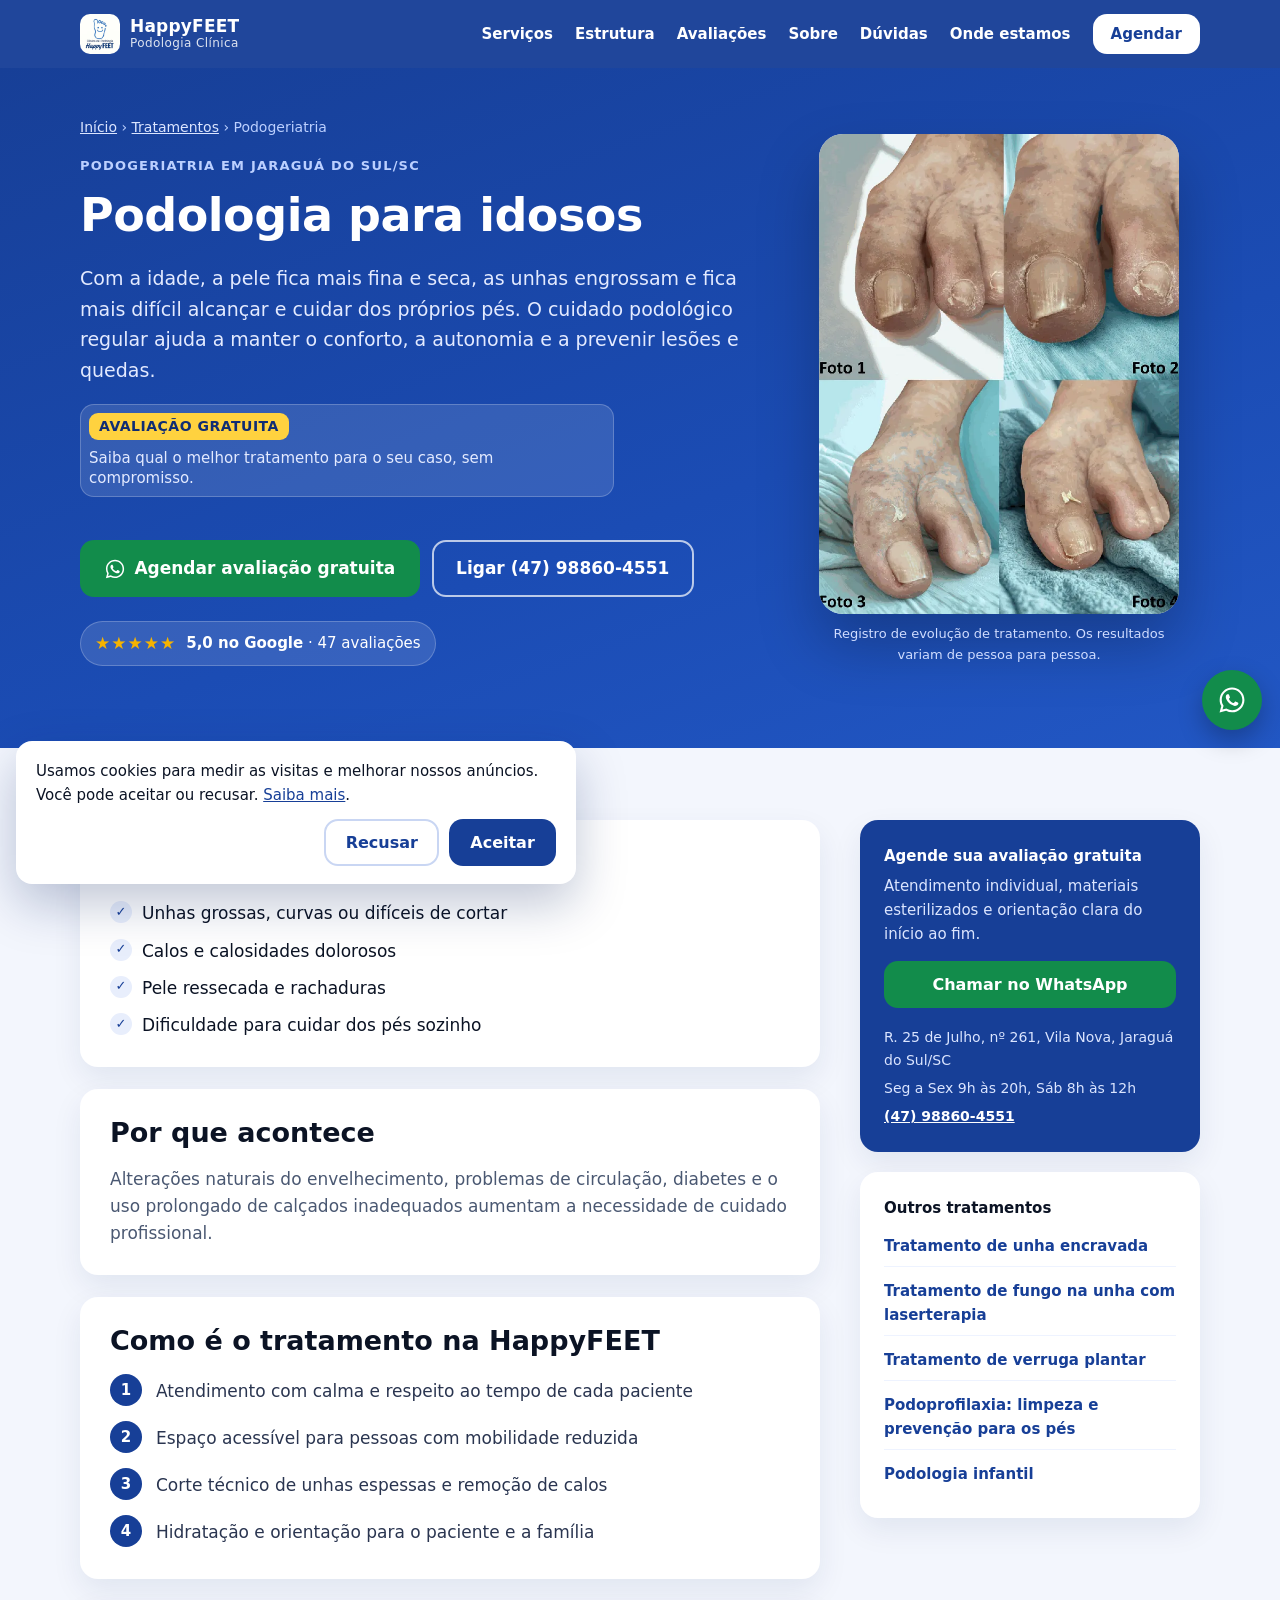
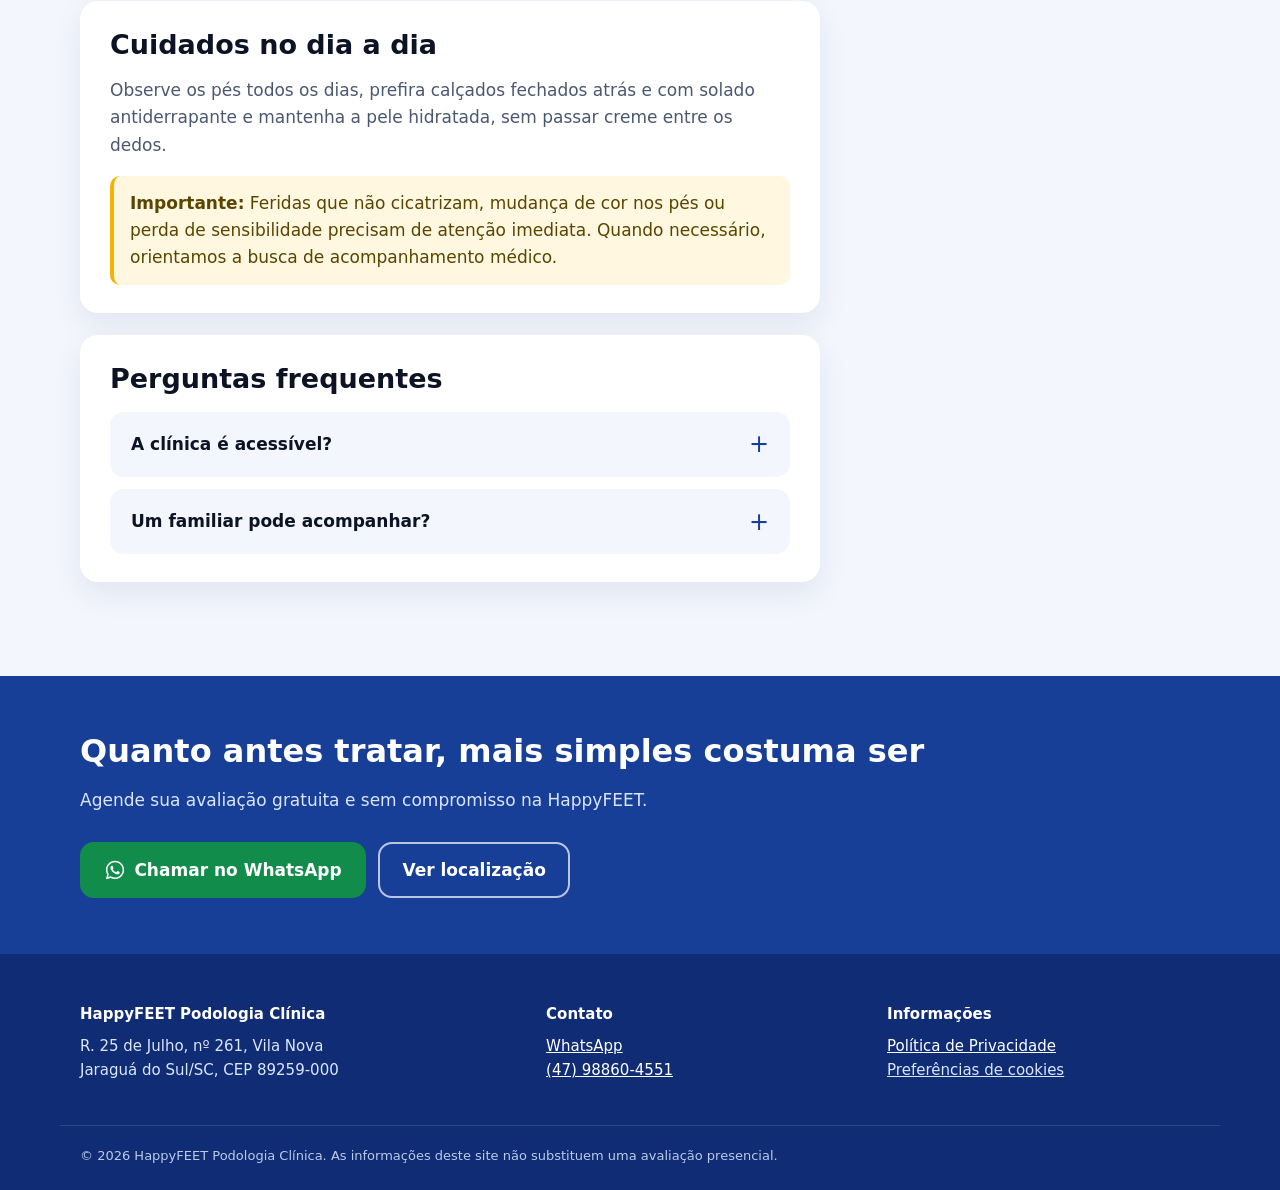
<file: cuidados-para-idosos.html>
<!doctype html>
<html lang="pt-BR">
<head>
  <meta charset="utf-8">
  <meta name="viewport" content="width=device-width, initial-scale=1">
  <title>Podologia para idosos em Jaraguá do Sul | HappyFEET Podologia Clínica</title>
  <meta name="description" content="Podologia para idosos em Jaraguá do Sul/SC: unhas grossas, calos, pele sensível e prevenção de lesões, com atendimento calmo e acessível. Avaliação gratuita na HappyFEET.">
  <link rel="canonical" href="https://clinicahappyfeet.com.br/cuidados-para-idosos.html">
  <meta name="theme-color" content="#173f97">
  <meta property="og:type" content="article">
  <meta property="og:locale" content="pt_BR">
  <meta property="og:site_name" content="HappyFEET Podologia Clínica">
  <meta property="og:title" content="Podologia para idosos em Jaraguá do Sul | HappyFEET">
  <meta property="og:description" content="Podologia para idosos em Jaraguá do Sul/SC: unhas grossas, calos, pele sensível e prevenção de lesões, com atendimento calmo e acessível. Avaliação gratuita na HappyFEET.">
  <meta property="og:url" content="https://clinicahappyfeet.com.br/cuidados-para-idosos.html">
  <meta property="og:image" content="https://clinicahappyfeet.com.br/assets/og-image.jpg">
  <meta name="twitter:card" content="summary_large_image">
  <link rel="icon" type="image/png" sizes="32x32" href="assets/favicon-32.png">
  <link rel="apple-touch-icon" href="assets/apple-touch-icon.png">
  <link rel="manifest" href="site.webmanifest">
  <link rel="stylesheet" href="styles.css">
  <script>document.documentElement.classList.add("js")</script>
  <script src="config.js"></script>
  <script src="analytics.js"></script>
  <script src="main.js" defer></script>
</head>
<body>
<a class="skip-link" href="#conteudo">Pular para o conteúdo</a>

<header class="header">
  <div class="container header-row">
    <a class="brand" href="./" aria-label="HappyFEET Podologia Clínica, início">
      <img src="assets/logo-happyfeet.webp" alt="" width="40" height="40">
      <span>HappyFEET <small>Podologia Clínica</small></span>
    </a>
    <button class="nav-toggle" type="button" aria-expanded="false" aria-controls="menu" aria-label="Abrir menu">
      <span></span><span></span><span></span>
    </button>
    <nav id="menu" class="nav" aria-label="Menu principal">
      <a href="./#servicos">Serviços</a>
      <a href="./#estrutura">Estrutura</a>
      <a href="./#avaliacoes">Avaliações</a>
      <a href="./#sobre">Sobre</a>
      <a href="./#duvidas">Dúvidas</a>
      <a href="./#local">Onde estamos</a>
      <a class="btn btn-light nav-cta" href="https://wa.me/5547988604551" data-wa="Olá! Gostaria de agendar uma avaliação gratuita para atendimento de idoso." data-track="whatsapp_header_idosos" target="_blank" rel="noopener">Agendar</a>
    </nav>
  </div>
</header>

<main id="conteudo">

<section class="hero hero-service">
  <div class="container service-hero-grid">
    <div class="hero-text">
      <nav class="breadcrumb" aria-label="Você está em">
        <a href="./">Início</a> <span aria-hidden="true">›</span> <a href="./#servicos">Tratamentos</a> <span aria-hidden="true">›</span> <span aria-current="page">Podogeriatria</span>
      </nav>
      <p class="eyebrow">Podogeriatria em Jaraguá do Sul/SC</p>
      <h1>Podologia para idosos</h1>
      <p class="lead">Com a idade, a pele fica mais fina e seca, as unhas engrossam e fica mais difícil alcançar e cuidar dos próprios pés. O cuidado podológico regular ajuda a manter o conforto, a autonomia e a prevenir lesões e quedas.</p>
      <p class="free-badge"><strong>Avaliação gratuita</strong> Saiba qual o melhor tratamento para o seu caso, sem compromisso.</p>
      <div class="hero-cta">
        <a class="btn btn-whats btn-lg" href="https://wa.me/5547988604551" data-wa="Olá! Gostaria de agendar uma avaliação gratuita para atendimento de idoso." data-track="whatsapp_hero_idosos" target="_blank" rel="noopener">
          <svg aria-hidden="true" viewBox="0 0 24 24" width="22" height="22"><use href="#i-whats"/></svg>
          Agendar avaliação gratuita
        </a>
        <a class="btn btn-outline-light btn-lg" href="tel:+5547988604551" data-track="telefone_hero_idosos">Ligar (47) 98860-4551</a>
      </div>
      <a class="hero-rating" href="./#avaliacoes">
        <span class="stars" aria-hidden="true">★★★★★</span>
        <span><strong>5,0 no Google</strong> · 47 avaliações</span>
      </a>
    </div>
    <figure class="service-photo">
      <img src="assets/cuidados-idosos.webp" width="675" height="900" alt="Quatro fotos dos pés de uma pessoa idosa mostrando a evolução do cuidado com unhas e pele">
      <figcaption>Registro de evolução de tratamento. Os resultados variam de pessoa para pessoa.</figcaption>
    </figure>
  </div>
</section>

<section class="section">
  <div class="container service-grid">
    <article class="service-content">
      <div class="service-block reveal">
        <h2>Quais são os sinais</h2>
        <ul class="check-list">
          <li>Unhas grossas, curvas ou difíceis de cortar</li>
          <li>Calos e calosidades dolorosos</li>
          <li>Pele ressecada e rachaduras</li>
          <li>Dificuldade para cuidar dos pés sozinho</li>
        </ul>
      </div>
      <div class="service-block reveal">
        <h2>Por que acontece</h2>
        <p>Alterações naturais do envelhecimento, problemas de circulação, diabetes e o uso prolongado de calçados inadequados aumentam a necessidade de cuidado profissional.</p>
      </div>
      <div class="service-block reveal">
        <h2>Como é o tratamento na HappyFEET</h2>
        <ol class="service-steps">
          <li>Atendimento com calma e respeito ao tempo de cada paciente</li>
          <li>Espaço acessível para pessoas com mobilidade reduzida</li>
          <li>Corte técnico de unhas espessas e remoção de calos</li>
          <li>Hidratação e orientação para o paciente e a família</li>
        </ol>
      </div>
      <div class="service-block reveal">
        <h2>Cuidados no dia a dia</h2>
        <p>Observe os pés todos os dias, prefira calçados fechados atrás e com solado antiderrapante e mantenha a pele hidratada, sem passar creme entre os dedos.</p>
        <p class="notice"><strong>Importante:</strong> Feridas que não cicatrizam, mudança de cor nos pés ou perda de sensibilidade precisam de atenção imediata. Quando necessário, orientamos a busca de acompanhamento médico.</p>
      </div>
      <div class="service-block reveal">
        <h2>Perguntas frequentes</h2>
        <div class="faq">
        <details>
          <summary>A clínica é acessível?</summary>
          <p>Sim. O espaço é preparado para receber pessoas com deficiência e mobilidade reduzida, e há estacionamento.</p>
        </details>
        <details>
          <summary>Um familiar pode acompanhar?</summary>
          <p>Sim, o acompanhante é bem-vindo durante o atendimento.</p>
        </details>
        </div>
      </div>
    </article>
    <aside class="service-aside">
      <div class="aside-card">
        <p class="aside-title">Agende sua avaliação gratuita</p>
        <p>Atendimento individual, materiais esterilizados e orientação clara do início ao fim.</p>
        <a class="btn btn-whats" href="https://wa.me/5547988604551" data-wa="Olá! Gostaria de agendar uma avaliação gratuita para atendimento de idoso." data-track="whatsapp_aside_idosos" target="_blank" rel="noopener">Chamar no WhatsApp</a>
        <ul class="aside-info">
          <li>R. 25 de Julho, nº 261, Vila Nova, Jaraguá do Sul/SC</li>
          <li>Seg a Sex 9h às 20h, Sáb 8h às 12h</li>
          <li><a href="tel:+5547988604551" data-track="telefone_aside_idosos">(47) 98860-4551</a></li>
        </ul>
      </div>
      <div class="aside-card aside-light">
        <p class="aside-title">Outros tratamentos</p>
        <ul class="aside-links">
        <li><a href="unha-encravada.html">Tratamento de unha encravada</a></li>
        <li><a href="fungo-na-unha.html">Tratamento de fungo na unha com laserterapia</a></li>
        <li><a href="verruga-plantar.html">Tratamento de verruga plantar</a></li>
        <li><a href="podoprofilaxia.html">Podoprofilaxia: limpeza e prevenção para os pés</a></li>
        <li><a href="atendimento-infantil.html">Podologia infantil</a></li>
        </ul>
      </div>
    </aside>
  </div>
</section>

<section class="cta-band">
  <div class="container cta-row">
    <div>
      <h2>Quanto antes tratar, mais simples costuma ser</h2>
      <p>Agende sua avaliação gratuita e sem compromisso na HappyFEET.</p>
    </div>
    <div class="cta-actions">
      <a class="btn btn-whats btn-lg" href="https://wa.me/5547988604551" data-wa="Olá! Gostaria de agendar uma avaliação gratuita para atendimento de idoso." data-track="whatsapp_cta_idosos" target="_blank" rel="noopener">
        <svg aria-hidden="true" viewBox="0 0 24 24" width="22" height="22"><use href="#i-whats"/></svg>
        Chamar no WhatsApp
      </a>
      <a class="btn btn-outline-light btn-lg" href="./#local">Ver localização</a>
    </div>
  </div>
</section>

</main>

<footer class="footer">
  <div class="container footer-grid">
    <div>
      <p class="footer-brand">HappyFEET Podologia Clínica</p>
      <p>R. 25 de Julho, nº 261, Vila Nova<br>Jaraguá do Sul/SC, CEP 89259-000</p>
    </div>
    <div>
      <p class="footer-title">Contato</p>
      <p><a href="https://wa.me/5547988604551" data-wa data-track="whatsapp_footer_idosos" target="_blank" rel="noopener">WhatsApp</a><br>
         <a href="tel:+5547988604551" data-track="telefone_footer_idosos">(47) 98860-4551</a></p>
    </div>
    <div>
      <p class="footer-title">Informações</p>
      <p><a href="privacidade.html">Política de Privacidade</a><br>
         <button type="button" class="link-btn" data-open-consent hidden>Preferências de cookies</button></p>
    </div>
  </div>
  <div class="container footer-bottom">
    <p>© <span data-year>2026</span> HappyFEET Podologia Clínica. As informações deste site não substituem uma avaliação presencial.</p>
  </div>
</footer>

<a class="whats-float" href="https://wa.me/5547988604551" data-wa="Olá! Gostaria de agendar uma avaliação gratuita para atendimento de idoso." data-track="whatsapp_flutuante_idosos" target="_blank" rel="noopener" aria-label="Agendar pelo WhatsApp">
  <svg aria-hidden="true" viewBox="0 0 24 24" width="30" height="30"><use href="#i-whats"/></svg>
</a>

<div class="consent" role="dialog" aria-live="polite" aria-label="Aviso de cookies" hidden>
  <p>Usamos cookies para medir as visitas e melhorar nossos anúncios. Você pode aceitar ou recusar. <a href="privacidade.html">Saiba mais</a>.</p>
  <div class="consent-actions">
    <button type="button" class="btn btn-ghost" data-consent="denied">Recusar</button>
    <button type="button" class="btn btn-primary" data-consent="granted">Aceitar</button>
  </div>
</div>

<svg width="0" height="0" style="position:absolute" aria-hidden="true">
  <symbol id="i-whats" viewBox="0 0 24 24"><path fill="currentColor" d="M12.04 2C6.58 2 2.13 6.45 2.13 11.91c0 1.75.46 3.45 1.32 4.95L2.05 22l5.25-1.38a9.9 9.9 0 0 0 4.74 1.21c5.46 0 9.91-4.45 9.91-9.91C21.95 6.45 17.5 2 12.04 2Zm0 18.15c-1.48 0-2.93-.4-4.2-1.15l-.3-.18-3.12.82.83-3.04-.2-.31a8.23 8.23 0 0 1-1.26-4.38c0-4.54 3.7-8.24 8.25-8.24 4.54 0 8.24 3.7 8.24 8.24 0 4.55-3.7 8.24-8.24 8.24Zm4.52-6.16c-.25-.12-1.47-.72-1.7-.81-.22-.08-.39-.12-.55.13-.17.24-.64.8-.78.97-.14.17-.29.19-.54.06-.25-.12-1.05-.39-1.99-1.23-.74-.66-1.23-1.47-1.38-1.72-.14-.25-.01-.38.11-.5.11-.11.25-.29.37-.43.13-.15.17-.25.25-.42.08-.17.04-.31-.02-.43-.06-.13-.55-1.34-.76-1.83-.2-.48-.4-.42-.55-.42h-.47c-.17 0-.43.06-.66.31-.22.25-.86.85-.86 2.07 0 1.22.89 2.4 1.01 2.56.12.17 1.75 2.67 4.23 3.74.59.26 1.05.41 1.41.52.59.19 1.13.16 1.56.1.48-.07 1.47-.6 1.67-1.18.21-.58.21-1.07.15-1.18-.06-.1-.23-.16-.48-.29Z"/></symbol>
  <symbol id="i-shield" viewBox="0 0 24 24"><path fill="none" stroke="currentColor" stroke-width="1.8" stroke-linecap="round" stroke-linejoin="round" d="M12 3 5 6v5c0 4.5 3 8.5 7 10 4-1.5 7-5.5 7-10V6l-7-3Z"/><path fill="none" stroke="currentColor" stroke-width="1.8" stroke-linecap="round" stroke-linejoin="round" d="m9 12 2 2 4-4"/></symbol>
  <symbol id="i-heart" viewBox="0 0 24 24"><path fill="none" stroke="currentColor" stroke-width="1.8" stroke-linejoin="round" d="M12 20s-7-4.4-7-10a4 4 0 0 1 7-2.6A4 4 0 0 1 19 10c0 5.6-7 10-7 10Z"/></symbol>
  <symbol id="i-spark" viewBox="0 0 24 24"><path fill="none" stroke="currentColor" stroke-width="1.8" stroke-linecap="round" stroke-linejoin="round" d="M12 3v4M12 17v4M3 12h4M17 12h4M5.6 5.6l2.8 2.8M15.6 15.6l2.8 2.8M5.6 18.4l2.8-2.8M15.6 8.4l2.8-2.8"/></symbol>
  <symbol id="i-family" viewBox="0 0 24 24"><g fill="none" stroke="currentColor" stroke-width="1.8" stroke-linecap="round"><circle cx="8" cy="6" r="2.5"/><circle cx="17" cy="9" r="2"/><path d="M3.5 20v-4a4.5 4.5 0 0 1 9 0v4M13.5 20v-3a3.5 3.5 0 0 1 7 0v3"/></g></symbol>
  <symbol id="i-snow" viewBox="0 0 24 24"><path fill="none" stroke="currentColor" stroke-width="1.8" stroke-linecap="round" d="M12 3v18M4.2 7.5l15.6 9M4.2 16.5l15.6-9M9.5 4.5 12 7l2.5-2.5M9.5 19.5 12 17l2.5 2.5"/></symbol>
  <symbol id="i-access" viewBox="0 0 24 24"><g fill="none" stroke="currentColor" stroke-width="1.8" stroke-linecap="round" stroke-linejoin="round"><circle cx="12" cy="4.5" r="1.8"/><path d="M12 7.5v6h5l2 5M12 10h4.5M9 11.2a5 5 0 1 0 6.6 6.6"/></g></symbol>
  <symbol id="i-car" viewBox="0 0 24 24"><g fill="none" stroke="currentColor" stroke-width="1.8" stroke-linecap="round" stroke-linejoin="round"><path d="M5 16V11l2-5h10l2 5v5M5 16h14M5 16v2.5M19 16v2.5M4 11h16"/><circle cx="8" cy="13.5" r=".6"/><circle cx="16" cy="13.5" r=".6"/></g></symbol>
  <symbol id="i-wifi" viewBox="0 0 24 24"><g fill="none" stroke="currentColor" stroke-width="1.8" stroke-linecap="round"><path d="M2.5 9a14 14 0 0 1 19 0M5.5 12.5a9.5 9.5 0 0 1 13 0M8.6 16a5 5 0 0 1 6.8 0"/><circle cx="12" cy="19" r=".8" fill="currentColor"/></g></symbol>
  <symbol id="i-card" viewBox="0 0 24 24"><g fill="none" stroke="currentColor" stroke-width="1.8" stroke-linecap="round"><rect x="3" y="5.5" width="18" height="13" rx="2.5"/><path d="M3 10h18M7 15h4"/></g></symbol>
  <symbol id="i-google" viewBox="0 0 24 24"><path fill="#4285F4" d="M22.5 12.3c0-.8-.1-1.5-.2-2.2H12v4.2h5.9a5 5 0 0 1-2.2 3.3v2.7h3.5c2.1-1.9 3.3-4.7 3.3-8Z"/><path fill="#34A853" d="M12 23c3 0 5.5-1 7.2-2.7l-3.5-2.7c-1 .7-2.2 1-3.7 1-2.9 0-5.3-1.9-6.2-4.5H2.2v2.8A11 11 0 0 0 12 23Z"/><path fill="#FBBC05" d="M5.8 14.1a6.6 6.6 0 0 1 0-4.2V7.1H2.2a11 11 0 0 0 0 9.8l3.6-2.8Z"/><path fill="#EA4335" d="M12 5.4c1.6 0 3.1.6 4.2 1.7l3.1-3.1A11 11 0 0 0 2.2 7.1l3.6 2.8C6.7 7.3 9.1 5.4 12 5.4Z"/></symbol>
</svg>

<script type="application/ld+json">
[
  {
    "@context": "https://schema.org",
    "@type": "MedicalWebPage",
    "name": "Podologia para idosos",
    "url": "https://clinicahappyfeet.com.br/cuidados-para-idosos.html",
    "description": "Podologia para idosos em Jaraguá do Sul/SC: unhas grossas, calos, pele sensível e prevenção de lesões, com atendimento calmo e acessível. Avaliação gratuita na HappyFEET.",
    "inLanguage": "pt-BR",
    "about": {
      "@type": "MedicalProcedure",
      "name": "Podologia para idosos"
    },
    "publisher": {
      "@id": "https://clinicahappyfeet.com.br/#clinica"
    }
  },
  {
    "@context": "https://schema.org",
    "@type": "BreadcrumbList",
    "itemListElement": [
      {
        "@type": "ListItem",
        "position": 1,
        "name": "Início",
        "item": "https://clinicahappyfeet.com.br/"
      },
      {
        "@type": "ListItem",
        "position": 2,
        "name": "Tratamentos",
        "item": "https://clinicahappyfeet.com.br/#servicos"
      },
      {
        "@type": "ListItem",
        "position": 3,
        "name": "Podologia para idosos",
        "item": "https://clinicahappyfeet.com.br/cuidados-para-idosos.html"
      }
    ]
  },
  {
    "@context": "https://schema.org",
    "@type": "FAQPage",
    "mainEntity": [
      {
        "@type": "Question",
        "name": "A clínica é acessível?",
        "acceptedAnswer": {
          "@type": "Answer",
          "text": "Sim. O espaço é preparado para receber pessoas com deficiência e mobilidade reduzida, e há estacionamento."
        }
      },
      {
        "@type": "Question",
        "name": "Um familiar pode acompanhar?",
        "acceptedAnswer": {
          "@type": "Answer",
          "text": "Sim, o acompanhante é bem-vindo durante o atendimento."
        }
      }
    ]
  }
]
</script>
</body>
</html>
</file>
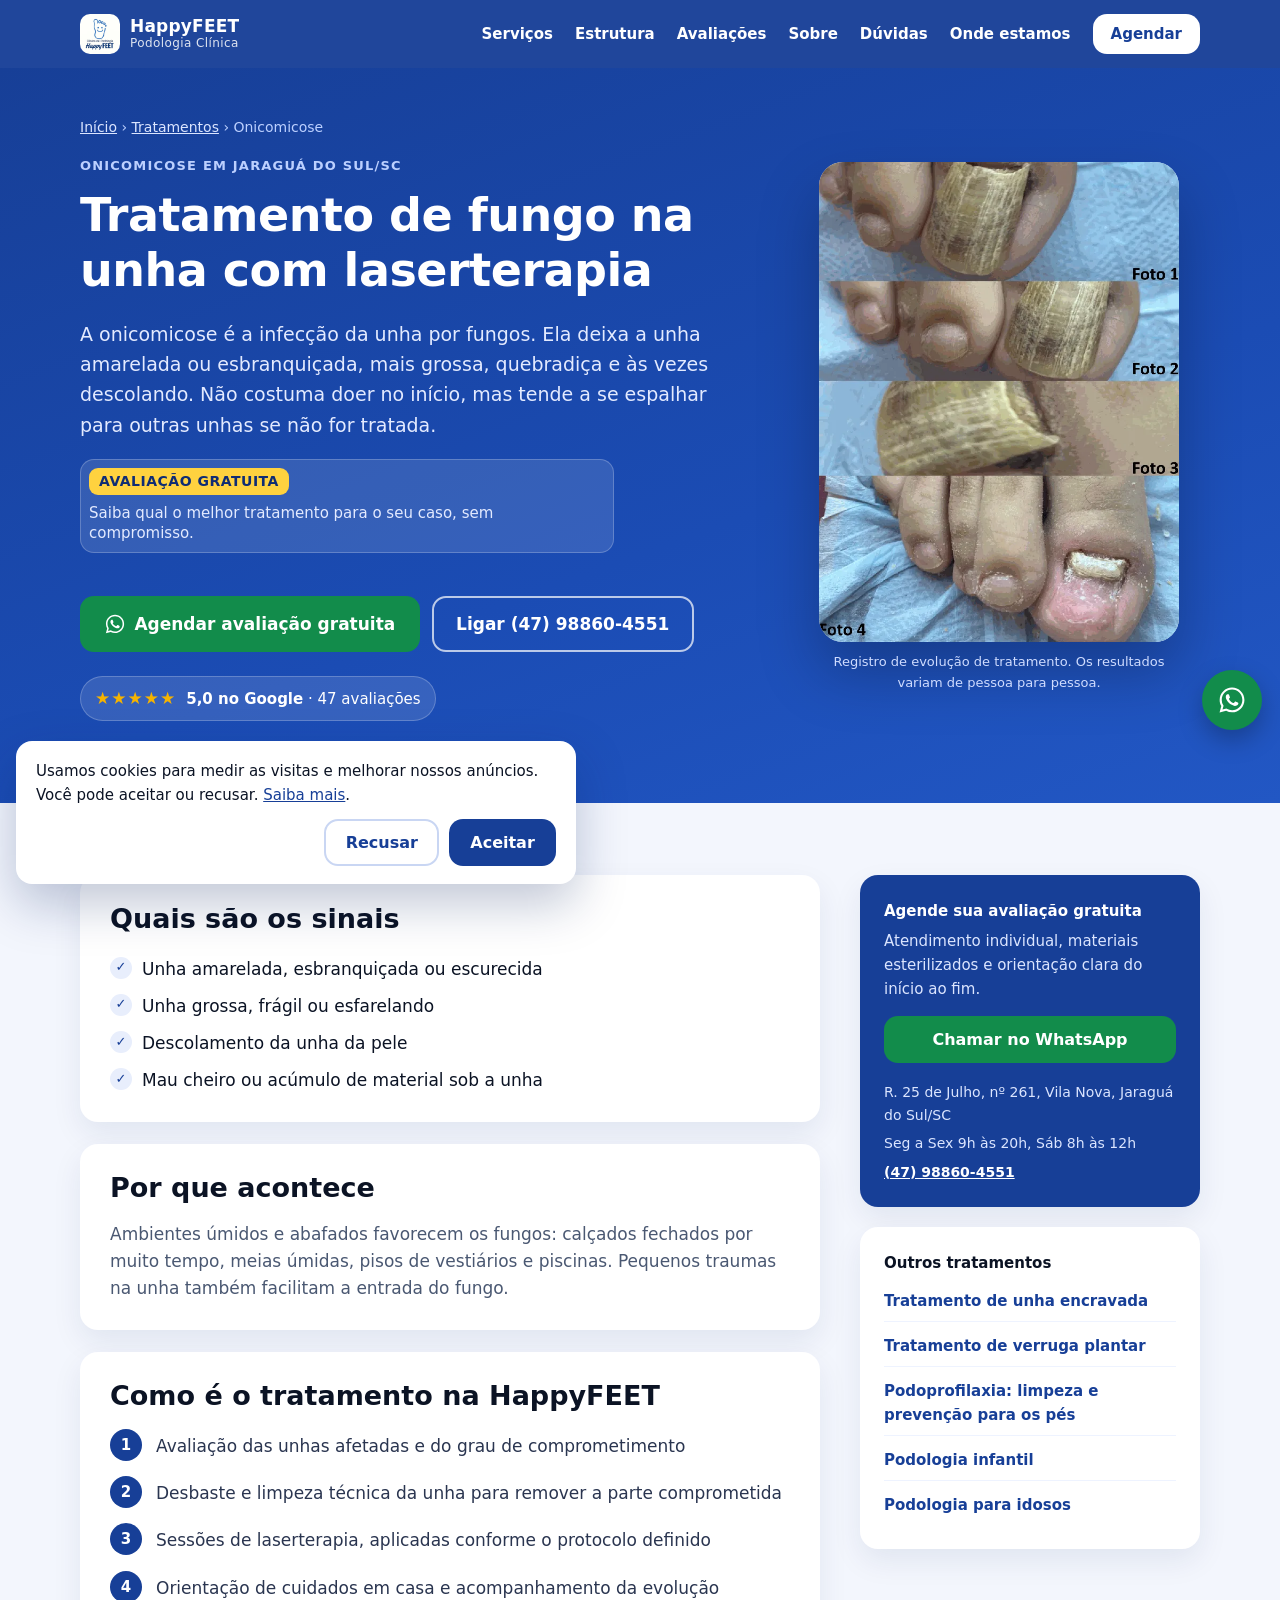
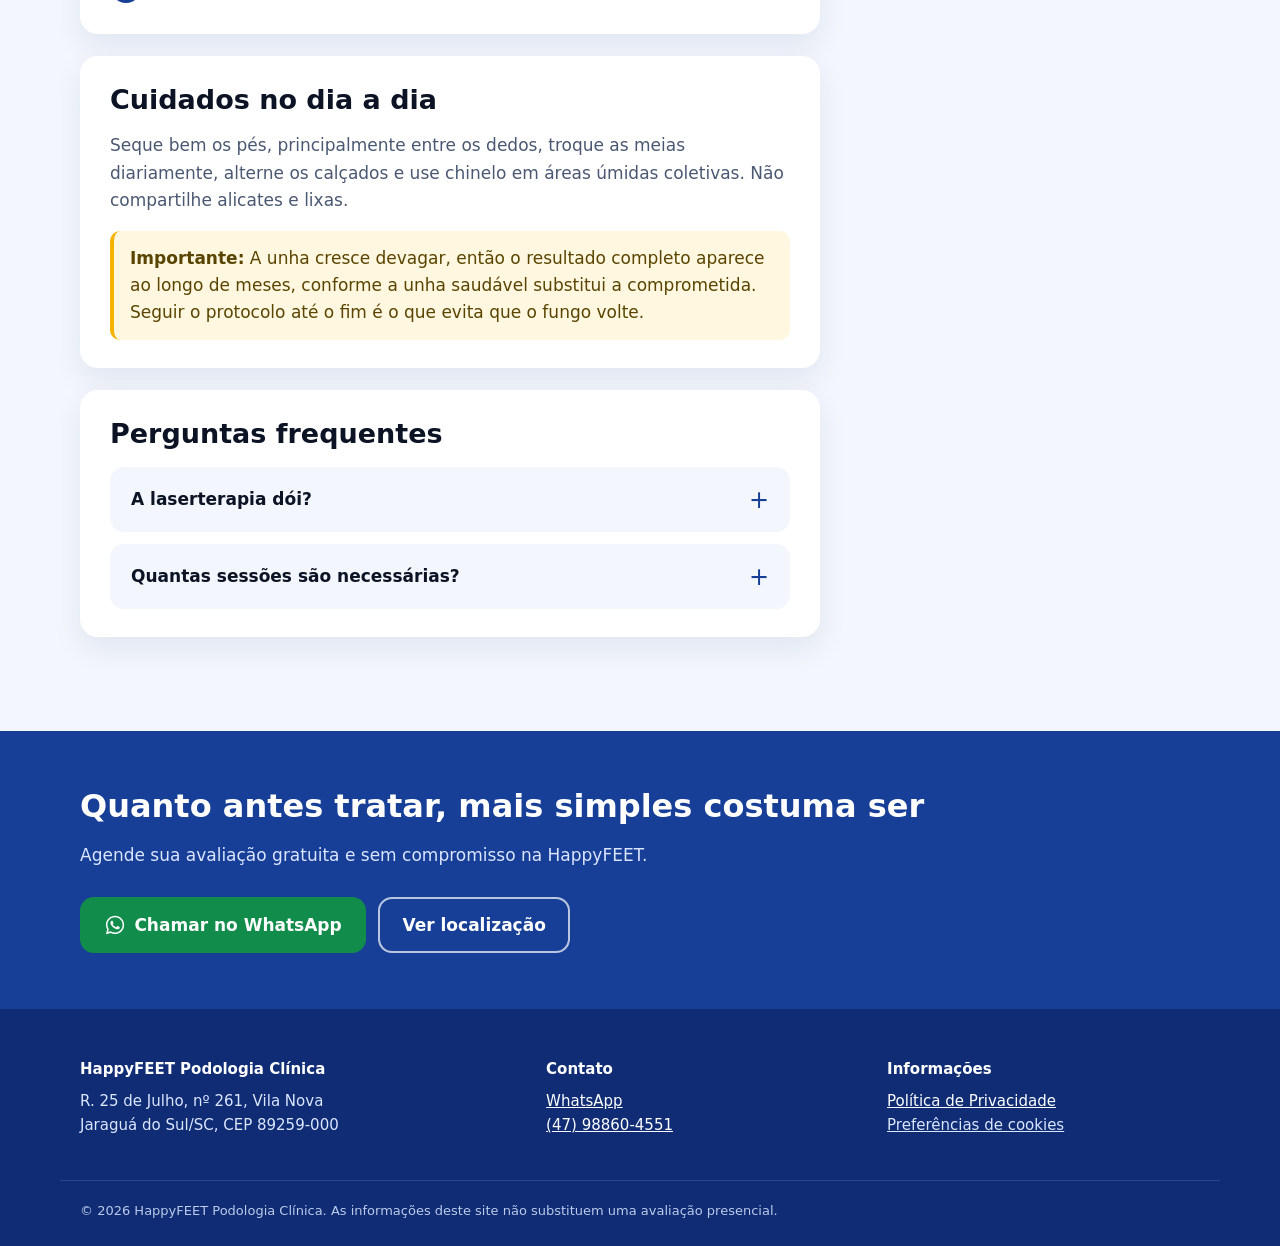
<file: fungo-na-unha.html>
<!doctype html>
<html lang="pt-BR">
<head>
  <meta charset="utf-8">
  <meta name="viewport" content="width=device-width, initial-scale=1">
  <title>Fungo na unha e laserterapia em Jaraguá do Sul | HappyFEET Podologia Clínica</title>
  <meta name="description" content="Tratamento de fungo na unha (onicomicose) com laserterapia em Jaraguá do Sul/SC. Protocolo por sessões e acompanhamento. Avaliação gratuita na HappyFEET.">
  <link rel="canonical" href="https://clinicahappyfeet.com.br/fungo-na-unha.html">
  <meta name="theme-color" content="#173f97">
  <meta property="og:type" content="article">
  <meta property="og:locale" content="pt_BR">
  <meta property="og:site_name" content="HappyFEET Podologia Clínica">
  <meta property="og:title" content="Fungo na unha e laserterapia em Jaraguá do Sul | HappyFEET">
  <meta property="og:description" content="Tratamento de fungo na unha (onicomicose) com laserterapia em Jaraguá do Sul/SC. Protocolo por sessões e acompanhamento. Avaliação gratuita na HappyFEET.">
  <meta property="og:url" content="https://clinicahappyfeet.com.br/fungo-na-unha.html">
  <meta property="og:image" content="https://clinicahappyfeet.com.br/assets/og-image.jpg">
  <meta name="twitter:card" content="summary_large_image">
  <link rel="icon" type="image/png" sizes="32x32" href="assets/favicon-32.png">
  <link rel="apple-touch-icon" href="assets/apple-touch-icon.png">
  <link rel="manifest" href="site.webmanifest">
  <link rel="stylesheet" href="styles.css">
  <script>document.documentElement.classList.add("js")</script>
  <script src="config.js"></script>
  <script src="analytics.js"></script>
  <script src="main.js" defer></script>
</head>
<body>
<a class="skip-link" href="#conteudo">Pular para o conteúdo</a>

<header class="header">
  <div class="container header-row">
    <a class="brand" href="./" aria-label="HappyFEET Podologia Clínica, início">
      <img src="assets/logo-happyfeet.webp" alt="" width="40" height="40">
      <span>HappyFEET <small>Podologia Clínica</small></span>
    </a>
    <button class="nav-toggle" type="button" aria-expanded="false" aria-controls="menu" aria-label="Abrir menu">
      <span></span><span></span><span></span>
    </button>
    <nav id="menu" class="nav" aria-label="Menu principal">
      <a href="./#servicos">Serviços</a>
      <a href="./#estrutura">Estrutura</a>
      <a href="./#avaliacoes">Avaliações</a>
      <a href="./#sobre">Sobre</a>
      <a href="./#duvidas">Dúvidas</a>
      <a href="./#local">Onde estamos</a>
      <a class="btn btn-light nav-cta" href="https://wa.me/5547988604551" data-wa="Olá! Gostaria de agendar uma avaliação gratuita para fungo na unha (laserterapia)." data-track="whatsapp_header_onicomicose" target="_blank" rel="noopener">Agendar</a>
    </nav>
  </div>
</header>

<main id="conteudo">

<section class="hero hero-service">
  <div class="container service-hero-grid">
    <div class="hero-text">
      <nav class="breadcrumb" aria-label="Você está em">
        <a href="./">Início</a> <span aria-hidden="true">›</span> <a href="./#servicos">Tratamentos</a> <span aria-hidden="true">›</span> <span aria-current="page">Onicomicose</span>
      </nav>
      <p class="eyebrow">Onicomicose em Jaraguá do Sul/SC</p>
      <h1>Tratamento de fungo na unha com laserterapia</h1>
      <p class="lead">A onicomicose é a infecção da unha por fungos. Ela deixa a unha amarelada ou esbranquiçada, mais grossa, quebradiça e às vezes descolando. Não costuma doer no início, mas tende a se espalhar para outras unhas se não for tratada.</p>
      <p class="free-badge"><strong>Avaliação gratuita</strong> Saiba qual o melhor tratamento para o seu caso, sem compromisso.</p>
      <div class="hero-cta">
        <a class="btn btn-whats btn-lg" href="https://wa.me/5547988604551" data-wa="Olá! Gostaria de agendar uma avaliação gratuita para fungo na unha (laserterapia)." data-track="whatsapp_hero_onicomicose" target="_blank" rel="noopener">
          <svg aria-hidden="true" viewBox="0 0 24 24" width="22" height="22"><use href="#i-whats"/></svg>
          Agendar avaliação gratuita
        </a>
        <a class="btn btn-outline-light btn-lg" href="tel:+5547988604551" data-track="telefone_hero_onicomicose">Ligar (47) 98860-4551</a>
      </div>
      <a class="hero-rating" href="./#avaliacoes">
        <span class="stars" aria-hidden="true">★★★★★</span>
        <span><strong>5,0 no Google</strong> · 47 avaliações</span>
      </a>
    </div>
    <figure class="service-photo">
      <img src="assets/onicomicose-laser.webp" width="675" height="900" alt="Quatro fotos mostrando a evolução de uma unha com fungo durante o tratamento com laserterapia">
      <figcaption>Registro de evolução de tratamento. Os resultados variam de pessoa para pessoa.</figcaption>
    </figure>
  </div>
</section>

<section class="section">
  <div class="container service-grid">
    <article class="service-content">
      <div class="service-block reveal">
        <h2>Quais são os sinais</h2>
        <ul class="check-list">
          <li>Unha amarelada, esbranquiçada ou escurecida</li>
          <li>Unha grossa, frágil ou esfarelando</li>
          <li>Descolamento da unha da pele</li>
          <li>Mau cheiro ou acúmulo de material sob a unha</li>
        </ul>
      </div>
      <div class="service-block reveal">
        <h2>Por que acontece</h2>
        <p>Ambientes úmidos e abafados favorecem os fungos: calçados fechados por muito tempo, meias úmidas, pisos de vestiários e piscinas. Pequenos traumas na unha também facilitam a entrada do fungo.</p>
      </div>
      <div class="service-block reveal">
        <h2>Como é o tratamento na HappyFEET</h2>
        <ol class="service-steps">
          <li>Avaliação das unhas afetadas e do grau de comprometimento</li>
          <li>Desbaste e limpeza técnica da unha para remover a parte comprometida</li>
          <li>Sessões de laserterapia, aplicadas conforme o protocolo definido</li>
          <li>Orientação de cuidados em casa e acompanhamento da evolução</li>
        </ol>
      </div>
      <div class="service-block reveal">
        <h2>Cuidados no dia a dia</h2>
        <p>Seque bem os pés, principalmente entre os dedos, troque as meias diariamente, alterne os calçados e use chinelo em áreas úmidas coletivas. Não compartilhe alicates e lixas.</p>
        <p class="notice"><strong>Importante:</strong> A unha cresce devagar, então o resultado completo aparece ao longo de meses, conforme a unha saudável substitui a comprometida. Seguir o protocolo até o fim é o que evita que o fungo volte.</p>
      </div>
      <div class="service-block reveal">
        <h2>Perguntas frequentes</h2>
        <div class="faq">
        <details>
          <summary>A laserterapia dói?</summary>
          <p>Em geral, o paciente sente apenas um leve aquecimento na região durante a aplicação.</p>
        </details>
        <details>
          <summary>Quantas sessões são necessárias?</summary>
          <p>O número é definido na avaliação, conforme a quantidade de unhas afetadas e o grau da micose.</p>
        </details>
        </div>
      </div>
    </article>
    <aside class="service-aside">
      <div class="aside-card">
        <p class="aside-title">Agende sua avaliação gratuita</p>
        <p>Atendimento individual, materiais esterilizados e orientação clara do início ao fim.</p>
        <a class="btn btn-whats" href="https://wa.me/5547988604551" data-wa="Olá! Gostaria de agendar uma avaliação gratuita para fungo na unha (laserterapia)." data-track="whatsapp_aside_onicomicose" target="_blank" rel="noopener">Chamar no WhatsApp</a>
        <ul class="aside-info">
          <li>R. 25 de Julho, nº 261, Vila Nova, Jaraguá do Sul/SC</li>
          <li>Seg a Sex 9h às 20h, Sáb 8h às 12h</li>
          <li><a href="tel:+5547988604551" data-track="telefone_aside_onicomicose">(47) 98860-4551</a></li>
        </ul>
      </div>
      <div class="aside-card aside-light">
        <p class="aside-title">Outros tratamentos</p>
        <ul class="aside-links">
        <li><a href="unha-encravada.html">Tratamento de unha encravada</a></li>
        <li><a href="verruga-plantar.html">Tratamento de verruga plantar</a></li>
        <li><a href="podoprofilaxia.html">Podoprofilaxia: limpeza e prevenção para os pés</a></li>
        <li><a href="atendimento-infantil.html">Podologia infantil</a></li>
        <li><a href="cuidados-para-idosos.html">Podologia para idosos</a></li>
        </ul>
      </div>
    </aside>
  </div>
</section>

<section class="cta-band">
  <div class="container cta-row">
    <div>
      <h2>Quanto antes tratar, mais simples costuma ser</h2>
      <p>Agende sua avaliação gratuita e sem compromisso na HappyFEET.</p>
    </div>
    <div class="cta-actions">
      <a class="btn btn-whats btn-lg" href="https://wa.me/5547988604551" data-wa="Olá! Gostaria de agendar uma avaliação gratuita para fungo na unha (laserterapia)." data-track="whatsapp_cta_onicomicose" target="_blank" rel="noopener">
        <svg aria-hidden="true" viewBox="0 0 24 24" width="22" height="22"><use href="#i-whats"/></svg>
        Chamar no WhatsApp
      </a>
      <a class="btn btn-outline-light btn-lg" href="./#local">Ver localização</a>
    </div>
  </div>
</section>

</main>

<footer class="footer">
  <div class="container footer-grid">
    <div>
      <p class="footer-brand">HappyFEET Podologia Clínica</p>
      <p>R. 25 de Julho, nº 261, Vila Nova<br>Jaraguá do Sul/SC, CEP 89259-000</p>
    </div>
    <div>
      <p class="footer-title">Contato</p>
      <p><a href="https://wa.me/5547988604551" data-wa data-track="whatsapp_footer_onicomicose" target="_blank" rel="noopener">WhatsApp</a><br>
         <a href="tel:+5547988604551" data-track="telefone_footer_onicomicose">(47) 98860-4551</a></p>
    </div>
    <div>
      <p class="footer-title">Informações</p>
      <p><a href="privacidade.html">Política de Privacidade</a><br>
         <button type="button" class="link-btn" data-open-consent hidden>Preferências de cookies</button></p>
    </div>
  </div>
  <div class="container footer-bottom">
    <p>© <span data-year>2026</span> HappyFEET Podologia Clínica. As informações deste site não substituem uma avaliação presencial.</p>
  </div>
</footer>

<a class="whats-float" href="https://wa.me/5547988604551" data-wa="Olá! Gostaria de agendar uma avaliação gratuita para fungo na unha (laserterapia)." data-track="whatsapp_flutuante_onicomicose" target="_blank" rel="noopener" aria-label="Agendar pelo WhatsApp">
  <svg aria-hidden="true" viewBox="0 0 24 24" width="30" height="30"><use href="#i-whats"/></svg>
</a>

<div class="consent" role="dialog" aria-live="polite" aria-label="Aviso de cookies" hidden>
  <p>Usamos cookies para medir as visitas e melhorar nossos anúncios. Você pode aceitar ou recusar. <a href="privacidade.html">Saiba mais</a>.</p>
  <div class="consent-actions">
    <button type="button" class="btn btn-ghost" data-consent="denied">Recusar</button>
    <button type="button" class="btn btn-primary" data-consent="granted">Aceitar</button>
  </div>
</div>

<svg width="0" height="0" style="position:absolute" aria-hidden="true">
  <symbol id="i-whats" viewBox="0 0 24 24"><path fill="currentColor" d="M12.04 2C6.58 2 2.13 6.45 2.13 11.91c0 1.75.46 3.45 1.32 4.95L2.05 22l5.25-1.38a9.9 9.9 0 0 0 4.74 1.21c5.46 0 9.91-4.45 9.91-9.91C21.95 6.45 17.5 2 12.04 2Zm0 18.15c-1.48 0-2.93-.4-4.2-1.15l-.3-.18-3.12.82.83-3.04-.2-.31a8.23 8.23 0 0 1-1.26-4.38c0-4.54 3.7-8.24 8.25-8.24 4.54 0 8.24 3.7 8.24 8.24 0 4.55-3.7 8.24-8.24 8.24Zm4.52-6.16c-.25-.12-1.47-.72-1.7-.81-.22-.08-.39-.12-.55.13-.17.24-.64.8-.78.97-.14.17-.29.19-.54.06-.25-.12-1.05-.39-1.99-1.23-.74-.66-1.23-1.47-1.38-1.72-.14-.25-.01-.38.11-.5.11-.11.25-.29.37-.43.13-.15.17-.25.25-.42.08-.17.04-.31-.02-.43-.06-.13-.55-1.34-.76-1.83-.2-.48-.4-.42-.55-.42h-.47c-.17 0-.43.06-.66.31-.22.25-.86.85-.86 2.07 0 1.22.89 2.4 1.01 2.56.12.17 1.75 2.67 4.23 3.74.59.26 1.05.41 1.41.52.59.19 1.13.16 1.56.1.48-.07 1.47-.6 1.67-1.18.21-.58.21-1.07.15-1.18-.06-.1-.23-.16-.48-.29Z"/></symbol>
  <symbol id="i-shield" viewBox="0 0 24 24"><path fill="none" stroke="currentColor" stroke-width="1.8" stroke-linecap="round" stroke-linejoin="round" d="M12 3 5 6v5c0 4.5 3 8.5 7 10 4-1.5 7-5.5 7-10V6l-7-3Z"/><path fill="none" stroke="currentColor" stroke-width="1.8" stroke-linecap="round" stroke-linejoin="round" d="m9 12 2 2 4-4"/></symbol>
  <symbol id="i-heart" viewBox="0 0 24 24"><path fill="none" stroke="currentColor" stroke-width="1.8" stroke-linejoin="round" d="M12 20s-7-4.4-7-10a4 4 0 0 1 7-2.6A4 4 0 0 1 19 10c0 5.6-7 10-7 10Z"/></symbol>
  <symbol id="i-spark" viewBox="0 0 24 24"><path fill="none" stroke="currentColor" stroke-width="1.8" stroke-linecap="round" stroke-linejoin="round" d="M12 3v4M12 17v4M3 12h4M17 12h4M5.6 5.6l2.8 2.8M15.6 15.6l2.8 2.8M5.6 18.4l2.8-2.8M15.6 8.4l2.8-2.8"/></symbol>
  <symbol id="i-family" viewBox="0 0 24 24"><g fill="none" stroke="currentColor" stroke-width="1.8" stroke-linecap="round"><circle cx="8" cy="6" r="2.5"/><circle cx="17" cy="9" r="2"/><path d="M3.5 20v-4a4.5 4.5 0 0 1 9 0v4M13.5 20v-3a3.5 3.5 0 0 1 7 0v3"/></g></symbol>
  <symbol id="i-snow" viewBox="0 0 24 24"><path fill="none" stroke="currentColor" stroke-width="1.8" stroke-linecap="round" d="M12 3v18M4.2 7.5l15.6 9M4.2 16.5l15.6-9M9.5 4.5 12 7l2.5-2.5M9.5 19.5 12 17l2.5 2.5"/></symbol>
  <symbol id="i-access" viewBox="0 0 24 24"><g fill="none" stroke="currentColor" stroke-width="1.8" stroke-linecap="round" stroke-linejoin="round"><circle cx="12" cy="4.5" r="1.8"/><path d="M12 7.5v6h5l2 5M12 10h4.5M9 11.2a5 5 0 1 0 6.6 6.6"/></g></symbol>
  <symbol id="i-car" viewBox="0 0 24 24"><g fill="none" stroke="currentColor" stroke-width="1.8" stroke-linecap="round" stroke-linejoin="round"><path d="M5 16V11l2-5h10l2 5v5M5 16h14M5 16v2.5M19 16v2.5M4 11h16"/><circle cx="8" cy="13.5" r=".6"/><circle cx="16" cy="13.5" r=".6"/></g></symbol>
  <symbol id="i-wifi" viewBox="0 0 24 24"><g fill="none" stroke="currentColor" stroke-width="1.8" stroke-linecap="round"><path d="M2.5 9a14 14 0 0 1 19 0M5.5 12.5a9.5 9.5 0 0 1 13 0M8.6 16a5 5 0 0 1 6.8 0"/><circle cx="12" cy="19" r=".8" fill="currentColor"/></g></symbol>
  <symbol id="i-card" viewBox="0 0 24 24"><g fill="none" stroke="currentColor" stroke-width="1.8" stroke-linecap="round"><rect x="3" y="5.5" width="18" height="13" rx="2.5"/><path d="M3 10h18M7 15h4"/></g></symbol>
  <symbol id="i-google" viewBox="0 0 24 24"><path fill="#4285F4" d="M22.5 12.3c0-.8-.1-1.5-.2-2.2H12v4.2h5.9a5 5 0 0 1-2.2 3.3v2.7h3.5c2.1-1.9 3.3-4.7 3.3-8Z"/><path fill="#34A853" d="M12 23c3 0 5.5-1 7.2-2.7l-3.5-2.7c-1 .7-2.2 1-3.7 1-2.9 0-5.3-1.9-6.2-4.5H2.2v2.8A11 11 0 0 0 12 23Z"/><path fill="#FBBC05" d="M5.8 14.1a6.6 6.6 0 0 1 0-4.2V7.1H2.2a11 11 0 0 0 0 9.8l3.6-2.8Z"/><path fill="#EA4335" d="M12 5.4c1.6 0 3.1.6 4.2 1.7l3.1-3.1A11 11 0 0 0 2.2 7.1l3.6 2.8C6.7 7.3 9.1 5.4 12 5.4Z"/></symbol>
</svg>

<script type="application/ld+json">
[
  {
    "@context": "https://schema.org",
    "@type": "MedicalWebPage",
    "name": "Tratamento de fungo na unha com laserterapia",
    "url": "https://clinicahappyfeet.com.br/fungo-na-unha.html",
    "description": "Tratamento de fungo na unha (onicomicose) com laserterapia em Jaraguá do Sul/SC. Protocolo por sessões e acompanhamento. Avaliação gratuita na HappyFEET.",
    "inLanguage": "pt-BR",
    "about": {
      "@type": "MedicalProcedure",
      "name": "Tratamento de fungo na unha com laserterapia"
    },
    "publisher": {
      "@id": "https://clinicahappyfeet.com.br/#clinica"
    }
  },
  {
    "@context": "https://schema.org",
    "@type": "BreadcrumbList",
    "itemListElement": [
      {
        "@type": "ListItem",
        "position": 1,
        "name": "Início",
        "item": "https://clinicahappyfeet.com.br/"
      },
      {
        "@type": "ListItem",
        "position": 2,
        "name": "Tratamentos",
        "item": "https://clinicahappyfeet.com.br/#servicos"
      },
      {
        "@type": "ListItem",
        "position": 3,
        "name": "Tratamento de fungo na unha com laserterapia",
        "item": "https://clinicahappyfeet.com.br/fungo-na-unha.html"
      }
    ]
  },
  {
    "@context": "https://schema.org",
    "@type": "FAQPage",
    "mainEntity": [
      {
        "@type": "Question",
        "name": "A laserterapia dói?",
        "acceptedAnswer": {
          "@type": "Answer",
          "text": "Em geral, o paciente sente apenas um leve aquecimento na região durante a aplicação."
        }
      },
      {
        "@type": "Question",
        "name": "Quantas sessões são necessárias?",
        "acceptedAnswer": {
          "@type": "Answer",
          "text": "O número é definido na avaliação, conforme a quantidade de unhas afetadas e o grau da micose."
        }
      }
    ]
  }
]
</script>
</body>
</html>
</file>
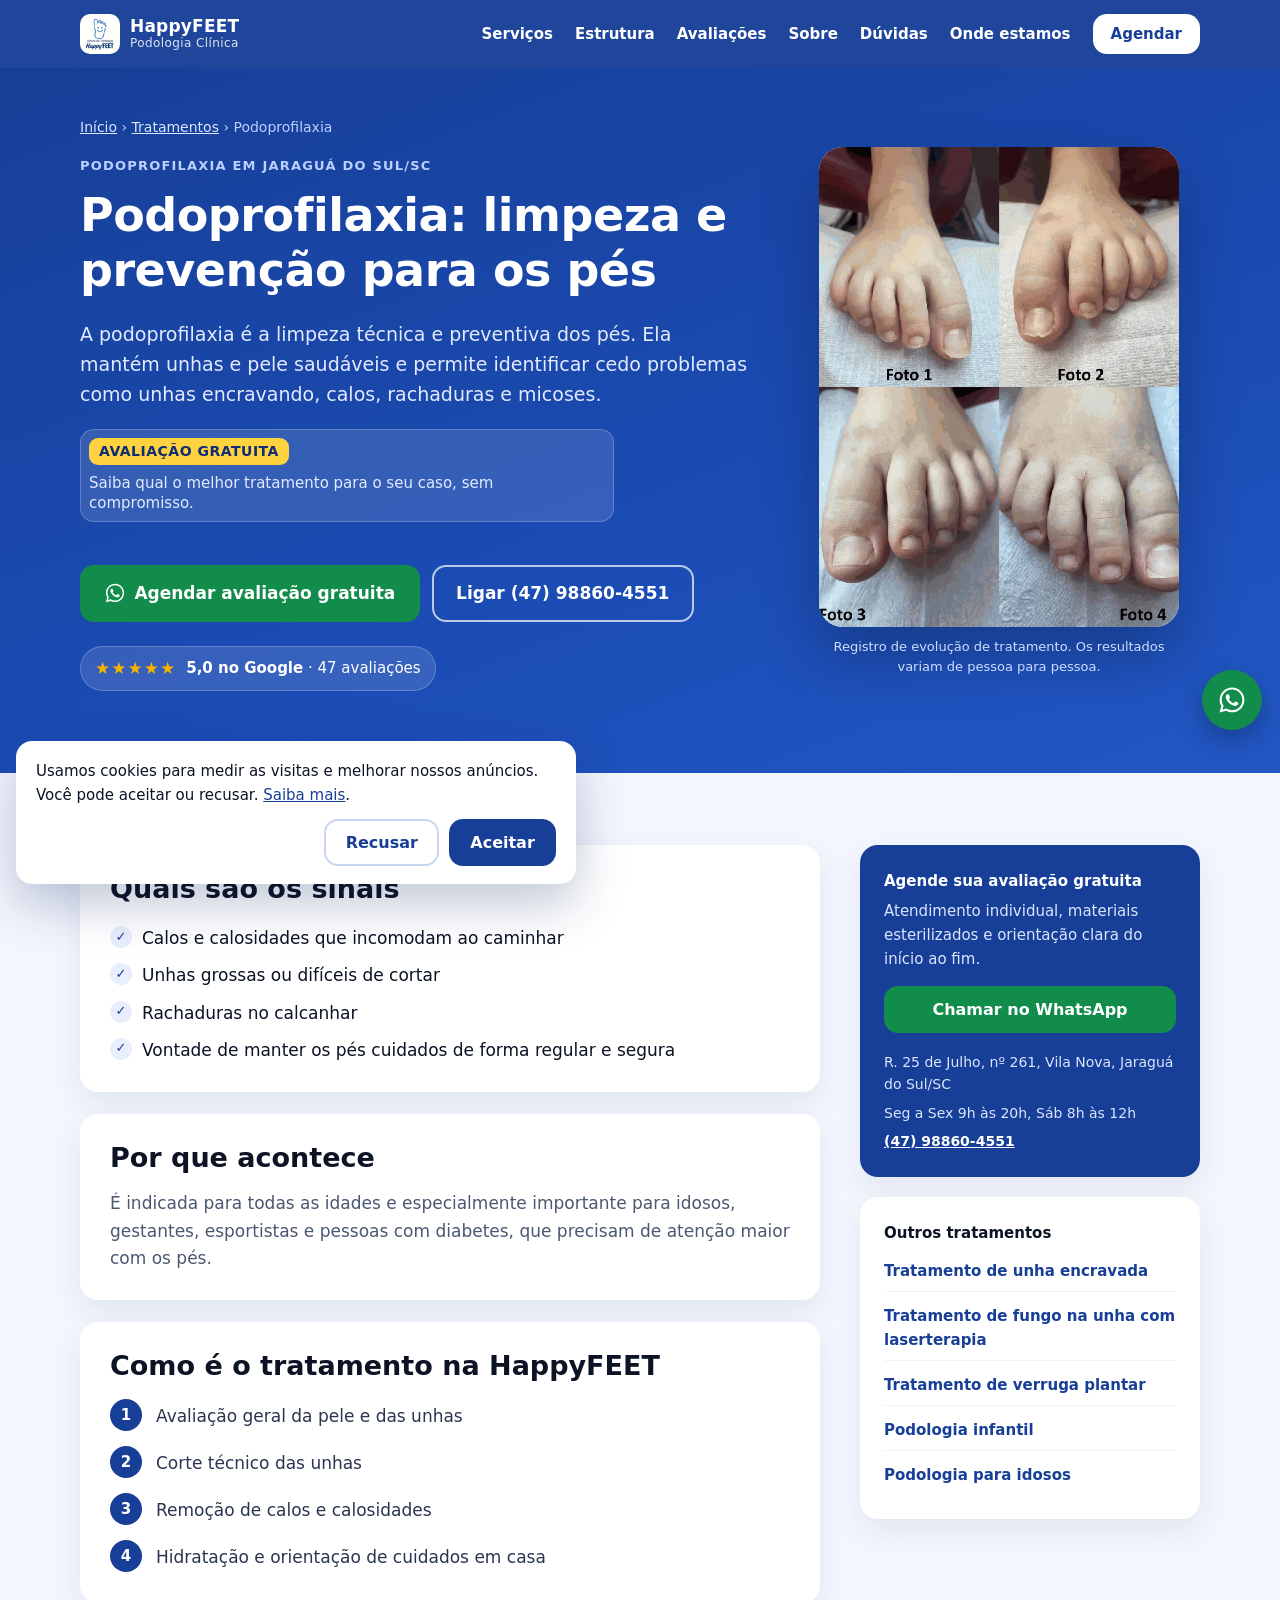
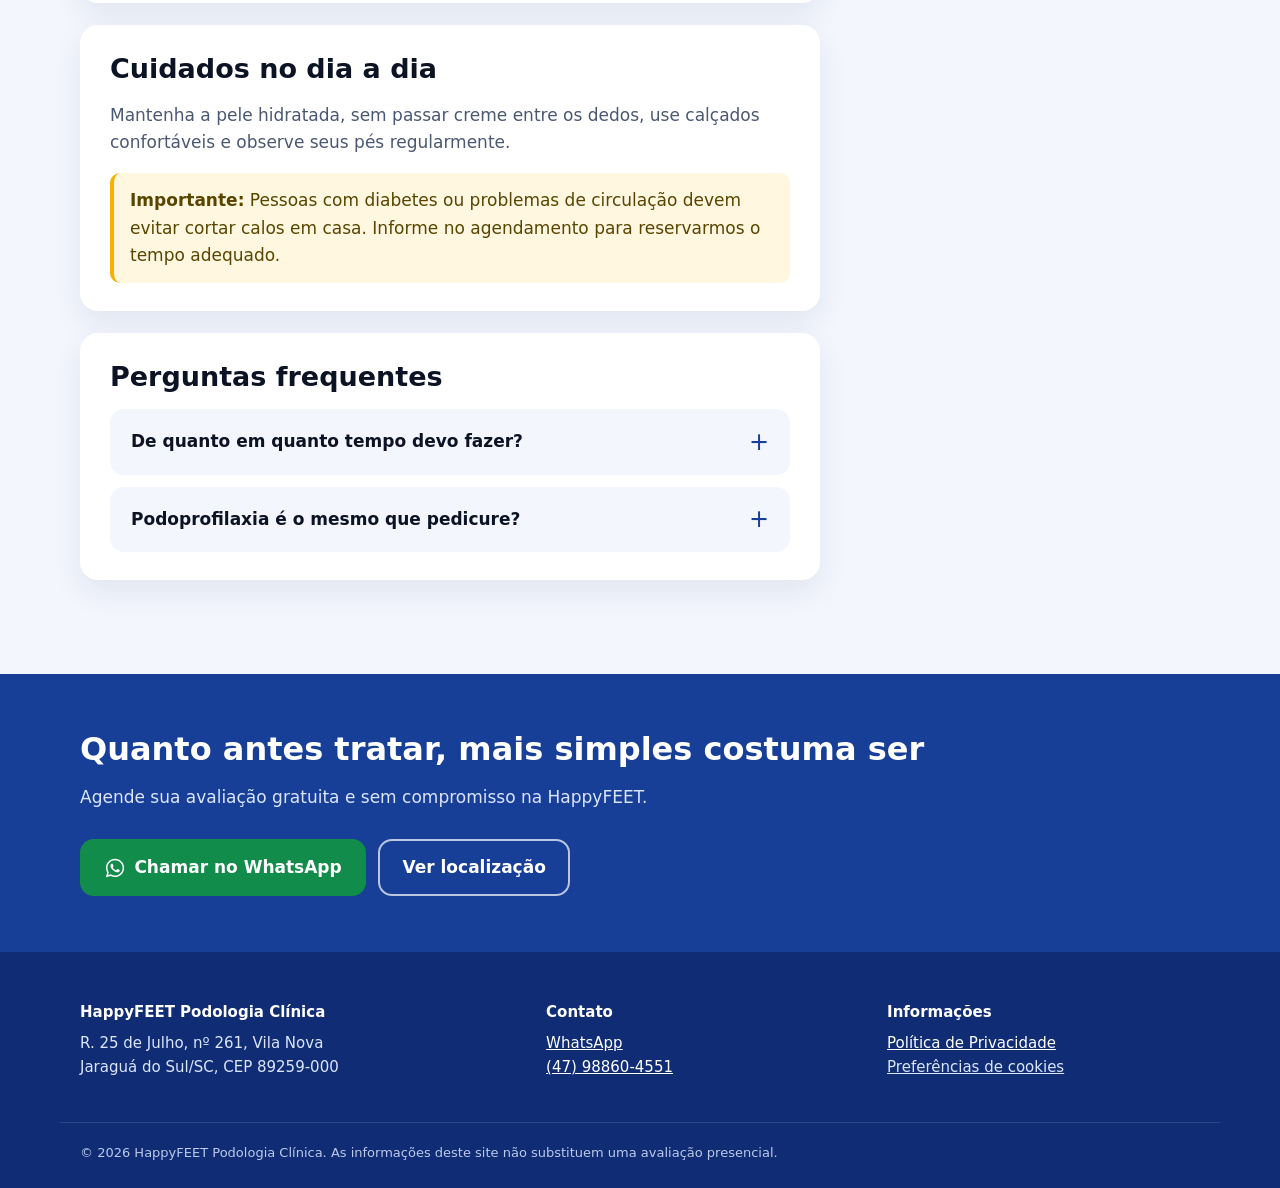
<file: podoprofilaxia.html>
<!doctype html>
<html lang="pt-BR">
<head>
  <meta charset="utf-8">
  <meta name="viewport" content="width=device-width, initial-scale=1">
  <title>Podoprofilaxia em Jaraguá do Sul | HappyFEET Podologia Clínica</title>
  <meta name="description" content="Podoprofilaxia em Jaraguá do Sul/SC: corte técnico das unhas, remoção de calos e avaliação dos pés. Avaliação gratuita na HappyFEET.">
  <link rel="canonical" href="https://clinicahappyfeet.com.br/podoprofilaxia.html">
  <meta name="theme-color" content="#173f97">
  <meta property="og:type" content="article">
  <meta property="og:locale" content="pt_BR">
  <meta property="og:site_name" content="HappyFEET Podologia Clínica">
  <meta property="og:title" content="Podoprofilaxia em Jaraguá do Sul | HappyFEET">
  <meta property="og:description" content="Podoprofilaxia em Jaraguá do Sul/SC: corte técnico das unhas, remoção de calos e avaliação dos pés. Avaliação gratuita na HappyFEET.">
  <meta property="og:url" content="https://clinicahappyfeet.com.br/podoprofilaxia.html">
  <meta property="og:image" content="https://clinicahappyfeet.com.br/assets/og-image.jpg">
  <meta name="twitter:card" content="summary_large_image">
  <link rel="icon" type="image/png" sizes="32x32" href="assets/favicon-32.png">
  <link rel="apple-touch-icon" href="assets/apple-touch-icon.png">
  <link rel="manifest" href="site.webmanifest">
  <link rel="stylesheet" href="styles.css">
  <script>document.documentElement.classList.add("js")</script>
  <script src="config.js"></script>
  <script src="analytics.js"></script>
  <script src="main.js" defer></script>
</head>
<body>
<a class="skip-link" href="#conteudo">Pular para o conteúdo</a>

<header class="header">
  <div class="container header-row">
    <a class="brand" href="./" aria-label="HappyFEET Podologia Clínica, início">
      <img src="assets/logo-happyfeet.webp" alt="" width="40" height="40">
      <span>HappyFEET <small>Podologia Clínica</small></span>
    </a>
    <button class="nav-toggle" type="button" aria-expanded="false" aria-controls="menu" aria-label="Abrir menu">
      <span></span><span></span><span></span>
    </button>
    <nav id="menu" class="nav" aria-label="Menu principal">
      <a href="./#servicos">Serviços</a>
      <a href="./#estrutura">Estrutura</a>
      <a href="./#avaliacoes">Avaliações</a>
      <a href="./#sobre">Sobre</a>
      <a href="./#duvidas">Dúvidas</a>
      <a href="./#local">Onde estamos</a>
      <a class="btn btn-light nav-cta" href="https://wa.me/5547988604551" data-wa="Olá! Gostaria de agendar uma avaliação gratuita para podoprofilaxia." data-track="whatsapp_header_podoprofilaxia" target="_blank" rel="noopener">Agendar</a>
    </nav>
  </div>
</header>

<main id="conteudo">

<section class="hero hero-service">
  <div class="container service-hero-grid">
    <div class="hero-text">
      <nav class="breadcrumb" aria-label="Você está em">
        <a href="./">Início</a> <span aria-hidden="true">›</span> <a href="./#servicos">Tratamentos</a> <span aria-hidden="true">›</span> <span aria-current="page">Podoprofilaxia</span>
      </nav>
      <p class="eyebrow">Podoprofilaxia em Jaraguá do Sul/SC</p>
      <h1>Podoprofilaxia: limpeza e prevenção para os pés</h1>
      <p class="lead">A podoprofilaxia é a limpeza técnica e preventiva dos pés. Ela mantém unhas e pele saudáveis e permite identificar cedo problemas como unhas encravando, calos, rachaduras e micoses.</p>
      <p class="free-badge"><strong>Avaliação gratuita</strong> Saiba qual o melhor tratamento para o seu caso, sem compromisso.</p>
      <div class="hero-cta">
        <a class="btn btn-whats btn-lg" href="https://wa.me/5547988604551" data-wa="Olá! Gostaria de agendar uma avaliação gratuita para podoprofilaxia." data-track="whatsapp_hero_podoprofilaxia" target="_blank" rel="noopener">
          <svg aria-hidden="true" viewBox="0 0 24 24" width="22" height="22"><use href="#i-whats"/></svg>
          Agendar avaliação gratuita
        </a>
        <a class="btn btn-outline-light btn-lg" href="tel:+5547988604551" data-track="telefone_hero_podoprofilaxia">Ligar (47) 98860-4551</a>
      </div>
      <a class="hero-rating" href="./#avaliacoes">
        <span class="stars" aria-hidden="true">★★★★★</span>
        <span><strong>5,0 no Google</strong> · 47 avaliações</span>
      </a>
    </div>
    <figure class="service-photo">
      <img src="assets/podoprofilaxia.webp" width="675" height="900" alt="Quatro fotos de pés antes e depois de uma sessão de podoprofilaxia">
      <figcaption>Registro de evolução de tratamento. Os resultados variam de pessoa para pessoa.</figcaption>
    </figure>
  </div>
</section>

<section class="section">
  <div class="container service-grid">
    <article class="service-content">
      <div class="service-block reveal">
        <h2>Quais são os sinais</h2>
        <ul class="check-list">
          <li>Calos e calosidades que incomodam ao caminhar</li>
          <li>Unhas grossas ou difíceis de cortar</li>
          <li>Rachaduras no calcanhar</li>
          <li>Vontade de manter os pés cuidados de forma regular e segura</li>
        </ul>
      </div>
      <div class="service-block reveal">
        <h2>Por que acontece</h2>
        <p>É indicada para todas as idades e especialmente importante para idosos, gestantes, esportistas e pessoas com diabetes, que precisam de atenção maior com os pés.</p>
      </div>
      <div class="service-block reveal">
        <h2>Como é o tratamento na HappyFEET</h2>
        <ol class="service-steps">
          <li>Avaliação geral da pele e das unhas</li>
          <li>Corte técnico das unhas</li>
          <li>Remoção de calos e calosidades</li>
          <li>Hidratação e orientação de cuidados em casa</li>
        </ol>
      </div>
      <div class="service-block reveal">
        <h2>Cuidados no dia a dia</h2>
        <p>Mantenha a pele hidratada, sem passar creme entre os dedos, use calçados confortáveis e observe seus pés regularmente.</p>
        <p class="notice"><strong>Importante:</strong> Pessoas com diabetes ou problemas de circulação devem evitar cortar calos em casa. Informe no agendamento para reservarmos o tempo adequado.</p>
      </div>
      <div class="service-block reveal">
        <h2>Perguntas frequentes</h2>
        <div class="faq">
        <details>
          <summary>De quanto em quanto tempo devo fazer?</summary>
          <p>Depende da necessidade de cada pessoa. Na avaliação indicamos o intervalo ideal para o seu caso.</p>
        </details>
        <details>
          <summary>Podoprofilaxia é o mesmo que pedicure?</summary>
          <p>Não. A podoprofilaxia é um procedimento de saúde, com técnica e avaliação dos pés, feito com instrumentais esterilizados.</p>
        </details>
        </div>
      </div>
    </article>
    <aside class="service-aside">
      <div class="aside-card">
        <p class="aside-title">Agende sua avaliação gratuita</p>
        <p>Atendimento individual, materiais esterilizados e orientação clara do início ao fim.</p>
        <a class="btn btn-whats" href="https://wa.me/5547988604551" data-wa="Olá! Gostaria de agendar uma avaliação gratuita para podoprofilaxia." data-track="whatsapp_aside_podoprofilaxia" target="_blank" rel="noopener">Chamar no WhatsApp</a>
        <ul class="aside-info">
          <li>R. 25 de Julho, nº 261, Vila Nova, Jaraguá do Sul/SC</li>
          <li>Seg a Sex 9h às 20h, Sáb 8h às 12h</li>
          <li><a href="tel:+5547988604551" data-track="telefone_aside_podoprofilaxia">(47) 98860-4551</a></li>
        </ul>
      </div>
      <div class="aside-card aside-light">
        <p class="aside-title">Outros tratamentos</p>
        <ul class="aside-links">
        <li><a href="unha-encravada.html">Tratamento de unha encravada</a></li>
        <li><a href="fungo-na-unha.html">Tratamento de fungo na unha com laserterapia</a></li>
        <li><a href="verruga-plantar.html">Tratamento de verruga plantar</a></li>
        <li><a href="atendimento-infantil.html">Podologia infantil</a></li>
        <li><a href="cuidados-para-idosos.html">Podologia para idosos</a></li>
        </ul>
      </div>
    </aside>
  </div>
</section>

<section class="cta-band">
  <div class="container cta-row">
    <div>
      <h2>Quanto antes tratar, mais simples costuma ser</h2>
      <p>Agende sua avaliação gratuita e sem compromisso na HappyFEET.</p>
    </div>
    <div class="cta-actions">
      <a class="btn btn-whats btn-lg" href="https://wa.me/5547988604551" data-wa="Olá! Gostaria de agendar uma avaliação gratuita para podoprofilaxia." data-track="whatsapp_cta_podoprofilaxia" target="_blank" rel="noopener">
        <svg aria-hidden="true" viewBox="0 0 24 24" width="22" height="22"><use href="#i-whats"/></svg>
        Chamar no WhatsApp
      </a>
      <a class="btn btn-outline-light btn-lg" href="./#local">Ver localização</a>
    </div>
  </div>
</section>

</main>

<footer class="footer">
  <div class="container footer-grid">
    <div>
      <p class="footer-brand">HappyFEET Podologia Clínica</p>
      <p>R. 25 de Julho, nº 261, Vila Nova<br>Jaraguá do Sul/SC, CEP 89259-000</p>
    </div>
    <div>
      <p class="footer-title">Contato</p>
      <p><a href="https://wa.me/5547988604551" data-wa data-track="whatsapp_footer_podoprofilaxia" target="_blank" rel="noopener">WhatsApp</a><br>
         <a href="tel:+5547988604551" data-track="telefone_footer_podoprofilaxia">(47) 98860-4551</a></p>
    </div>
    <div>
      <p class="footer-title">Informações</p>
      <p><a href="privacidade.html">Política de Privacidade</a><br>
         <button type="button" class="link-btn" data-open-consent hidden>Preferências de cookies</button></p>
    </div>
  </div>
  <div class="container footer-bottom">
    <p>© <span data-year>2026</span> HappyFEET Podologia Clínica. As informações deste site não substituem uma avaliação presencial.</p>
  </div>
</footer>

<a class="whats-float" href="https://wa.me/5547988604551" data-wa="Olá! Gostaria de agendar uma avaliação gratuita para podoprofilaxia." data-track="whatsapp_flutuante_podoprofilaxia" target="_blank" rel="noopener" aria-label="Agendar pelo WhatsApp">
  <svg aria-hidden="true" viewBox="0 0 24 24" width="30" height="30"><use href="#i-whats"/></svg>
</a>

<div class="consent" role="dialog" aria-live="polite" aria-label="Aviso de cookies" hidden>
  <p>Usamos cookies para medir as visitas e melhorar nossos anúncios. Você pode aceitar ou recusar. <a href="privacidade.html">Saiba mais</a>.</p>
  <div class="consent-actions">
    <button type="button" class="btn btn-ghost" data-consent="denied">Recusar</button>
    <button type="button" class="btn btn-primary" data-consent="granted">Aceitar</button>
  </div>
</div>

<svg width="0" height="0" style="position:absolute" aria-hidden="true">
  <symbol id="i-whats" viewBox="0 0 24 24"><path fill="currentColor" d="M12.04 2C6.58 2 2.13 6.45 2.13 11.91c0 1.75.46 3.45 1.32 4.95L2.05 22l5.25-1.38a9.9 9.9 0 0 0 4.74 1.21c5.46 0 9.91-4.45 9.91-9.91C21.95 6.45 17.5 2 12.04 2Zm0 18.15c-1.48 0-2.93-.4-4.2-1.15l-.3-.18-3.12.82.83-3.04-.2-.31a8.23 8.23 0 0 1-1.26-4.38c0-4.54 3.7-8.24 8.25-8.24 4.54 0 8.24 3.7 8.24 8.24 0 4.55-3.7 8.24-8.24 8.24Zm4.52-6.16c-.25-.12-1.47-.72-1.7-.81-.22-.08-.39-.12-.55.13-.17.24-.64.8-.78.97-.14.17-.29.19-.54.06-.25-.12-1.05-.39-1.99-1.23-.74-.66-1.23-1.47-1.38-1.72-.14-.25-.01-.38.11-.5.11-.11.25-.29.37-.43.13-.15.17-.25.25-.42.08-.17.04-.31-.02-.43-.06-.13-.55-1.34-.76-1.83-.2-.48-.4-.42-.55-.42h-.47c-.17 0-.43.06-.66.31-.22.25-.86.85-.86 2.07 0 1.22.89 2.4 1.01 2.56.12.17 1.75 2.67 4.23 3.74.59.26 1.05.41 1.41.52.59.19 1.13.16 1.56.1.48-.07 1.47-.6 1.67-1.18.21-.58.21-1.07.15-1.18-.06-.1-.23-.16-.48-.29Z"/></symbol>
  <symbol id="i-shield" viewBox="0 0 24 24"><path fill="none" stroke="currentColor" stroke-width="1.8" stroke-linecap="round" stroke-linejoin="round" d="M12 3 5 6v5c0 4.5 3 8.5 7 10 4-1.5 7-5.5 7-10V6l-7-3Z"/><path fill="none" stroke="currentColor" stroke-width="1.8" stroke-linecap="round" stroke-linejoin="round" d="m9 12 2 2 4-4"/></symbol>
  <symbol id="i-heart" viewBox="0 0 24 24"><path fill="none" stroke="currentColor" stroke-width="1.8" stroke-linejoin="round" d="M12 20s-7-4.4-7-10a4 4 0 0 1 7-2.6A4 4 0 0 1 19 10c0 5.6-7 10-7 10Z"/></symbol>
  <symbol id="i-spark" viewBox="0 0 24 24"><path fill="none" stroke="currentColor" stroke-width="1.8" stroke-linecap="round" stroke-linejoin="round" d="M12 3v4M12 17v4M3 12h4M17 12h4M5.6 5.6l2.8 2.8M15.6 15.6l2.8 2.8M5.6 18.4l2.8-2.8M15.6 8.4l2.8-2.8"/></symbol>
  <symbol id="i-family" viewBox="0 0 24 24"><g fill="none" stroke="currentColor" stroke-width="1.8" stroke-linecap="round"><circle cx="8" cy="6" r="2.5"/><circle cx="17" cy="9" r="2"/><path d="M3.5 20v-4a4.5 4.5 0 0 1 9 0v4M13.5 20v-3a3.5 3.5 0 0 1 7 0v3"/></g></symbol>
  <symbol id="i-snow" viewBox="0 0 24 24"><path fill="none" stroke="currentColor" stroke-width="1.8" stroke-linecap="round" d="M12 3v18M4.2 7.5l15.6 9M4.2 16.5l15.6-9M9.5 4.5 12 7l2.5-2.5M9.5 19.5 12 17l2.5 2.5"/></symbol>
  <symbol id="i-access" viewBox="0 0 24 24"><g fill="none" stroke="currentColor" stroke-width="1.8" stroke-linecap="round" stroke-linejoin="round"><circle cx="12" cy="4.5" r="1.8"/><path d="M12 7.5v6h5l2 5M12 10h4.5M9 11.2a5 5 0 1 0 6.6 6.6"/></g></symbol>
  <symbol id="i-car" viewBox="0 0 24 24"><g fill="none" stroke="currentColor" stroke-width="1.8" stroke-linecap="round" stroke-linejoin="round"><path d="M5 16V11l2-5h10l2 5v5M5 16h14M5 16v2.5M19 16v2.5M4 11h16"/><circle cx="8" cy="13.5" r=".6"/><circle cx="16" cy="13.5" r=".6"/></g></symbol>
  <symbol id="i-wifi" viewBox="0 0 24 24"><g fill="none" stroke="currentColor" stroke-width="1.8" stroke-linecap="round"><path d="M2.5 9a14 14 0 0 1 19 0M5.5 12.5a9.5 9.5 0 0 1 13 0M8.6 16a5 5 0 0 1 6.8 0"/><circle cx="12" cy="19" r=".8" fill="currentColor"/></g></symbol>
  <symbol id="i-card" viewBox="0 0 24 24"><g fill="none" stroke="currentColor" stroke-width="1.8" stroke-linecap="round"><rect x="3" y="5.5" width="18" height="13" rx="2.5"/><path d="M3 10h18M7 15h4"/></g></symbol>
  <symbol id="i-google" viewBox="0 0 24 24"><path fill="#4285F4" d="M22.5 12.3c0-.8-.1-1.5-.2-2.2H12v4.2h5.9a5 5 0 0 1-2.2 3.3v2.7h3.5c2.1-1.9 3.3-4.7 3.3-8Z"/><path fill="#34A853" d="M12 23c3 0 5.5-1 7.2-2.7l-3.5-2.7c-1 .7-2.2 1-3.7 1-2.9 0-5.3-1.9-6.2-4.5H2.2v2.8A11 11 0 0 0 12 23Z"/><path fill="#FBBC05" d="M5.8 14.1a6.6 6.6 0 0 1 0-4.2V7.1H2.2a11 11 0 0 0 0 9.8l3.6-2.8Z"/><path fill="#EA4335" d="M12 5.4c1.6 0 3.1.6 4.2 1.7l3.1-3.1A11 11 0 0 0 2.2 7.1l3.6 2.8C6.7 7.3 9.1 5.4 12 5.4Z"/></symbol>
</svg>

<script type="application/ld+json">
[
  {
    "@context": "https://schema.org",
    "@type": "MedicalWebPage",
    "name": "Podoprofilaxia: limpeza e prevenção para os pés",
    "url": "https://clinicahappyfeet.com.br/podoprofilaxia.html",
    "description": "Podoprofilaxia em Jaraguá do Sul/SC: corte técnico das unhas, remoção de calos e avaliação dos pés. Avaliação gratuita na HappyFEET.",
    "inLanguage": "pt-BR",
    "about": {
      "@type": "MedicalProcedure",
      "name": "Podoprofilaxia: limpeza e prevenção para os pés"
    },
    "publisher": {
      "@id": "https://clinicahappyfeet.com.br/#clinica"
    }
  },
  {
    "@context": "https://schema.org",
    "@type": "BreadcrumbList",
    "itemListElement": [
      {
        "@type": "ListItem",
        "position": 1,
        "name": "Início",
        "item": "https://clinicahappyfeet.com.br/"
      },
      {
        "@type": "ListItem",
        "position": 2,
        "name": "Tratamentos",
        "item": "https://clinicahappyfeet.com.br/#servicos"
      },
      {
        "@type": "ListItem",
        "position": 3,
        "name": "Podoprofilaxia: limpeza e prevenção para os pés",
        "item": "https://clinicahappyfeet.com.br/podoprofilaxia.html"
      }
    ]
  },
  {
    "@context": "https://schema.org",
    "@type": "FAQPage",
    "mainEntity": [
      {
        "@type": "Question",
        "name": "De quanto em quanto tempo devo fazer?",
        "acceptedAnswer": {
          "@type": "Answer",
          "text": "Depende da necessidade de cada pessoa. Na avaliação indicamos o intervalo ideal para o seu caso."
        }
      },
      {
        "@type": "Question",
        "name": "Podoprofilaxia é o mesmo que pedicure?",
        "acceptedAnswer": {
          "@type": "Answer",
          "text": "Não. A podoprofilaxia é um procedimento de saúde, com técnica e avaliação dos pés, feito com instrumentais esterilizados."
        }
      }
    ]
  }
]
</script>
</body>
</html>
</file>
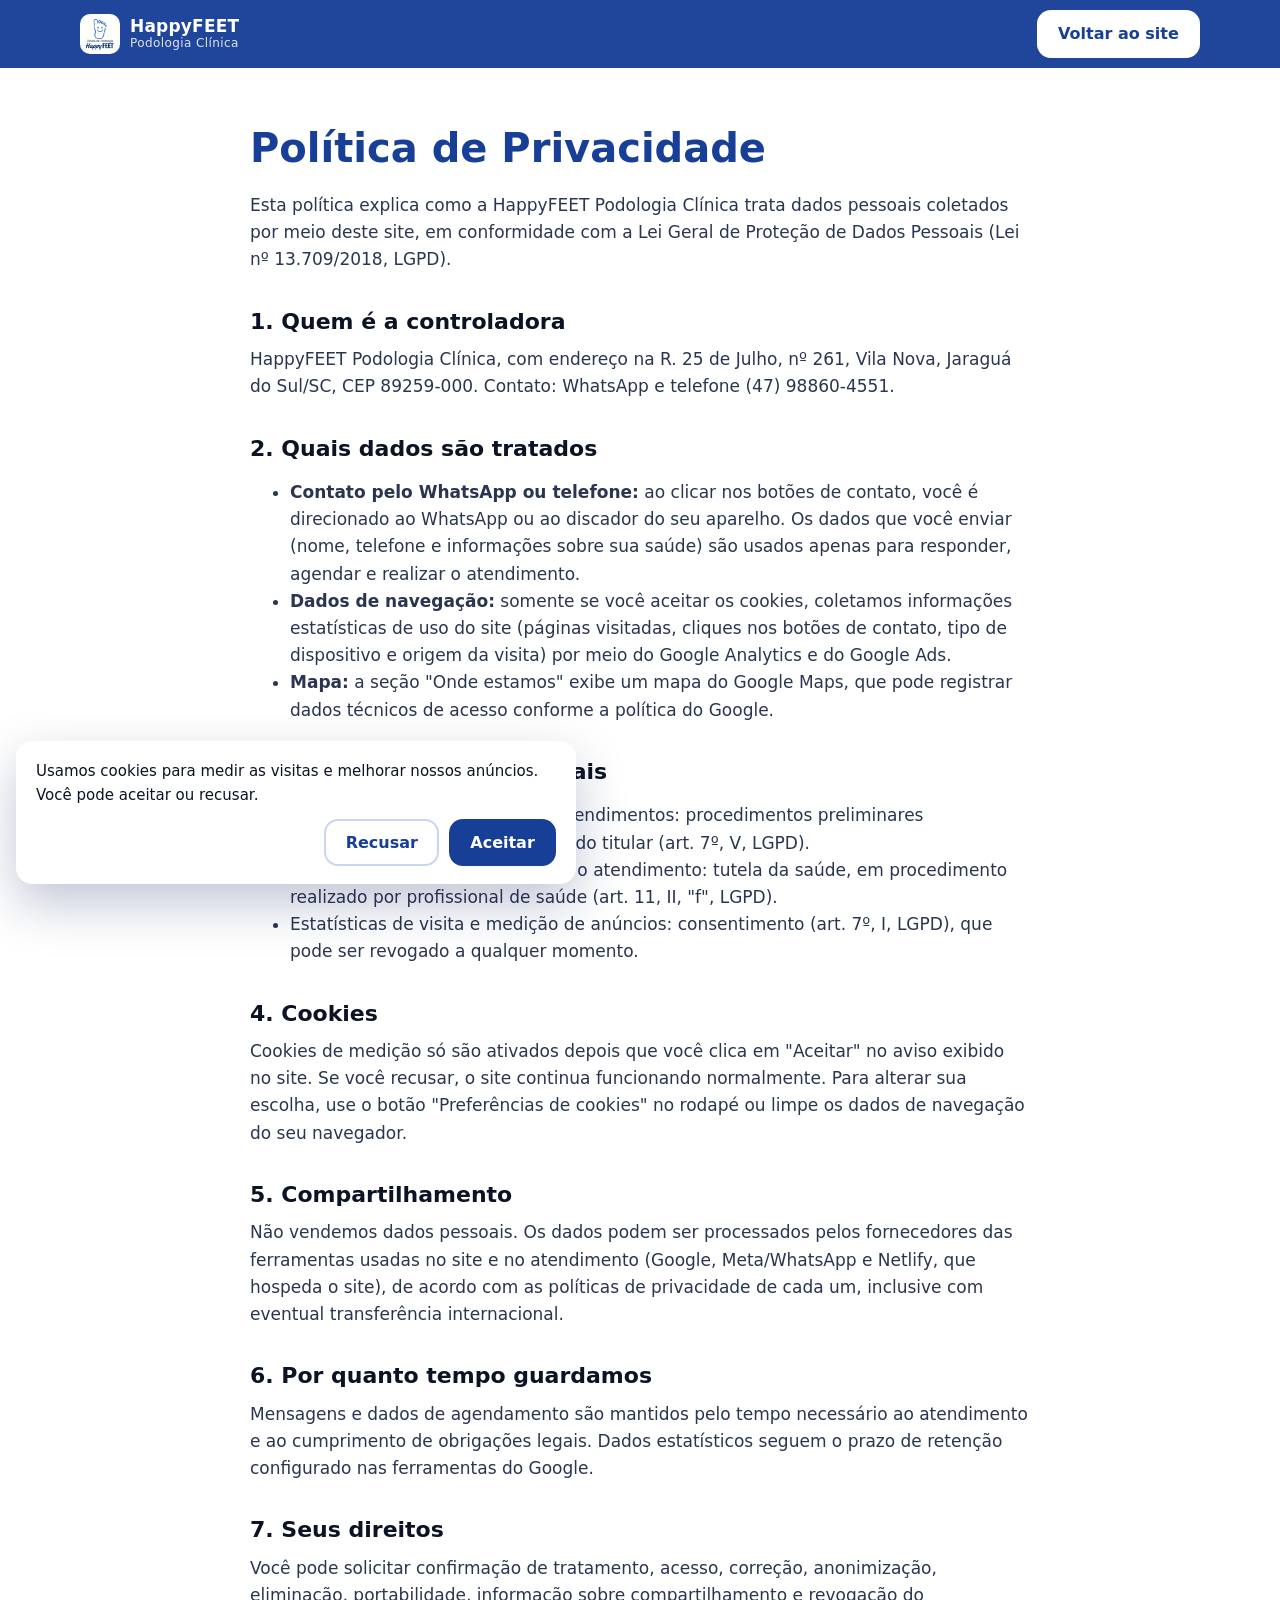
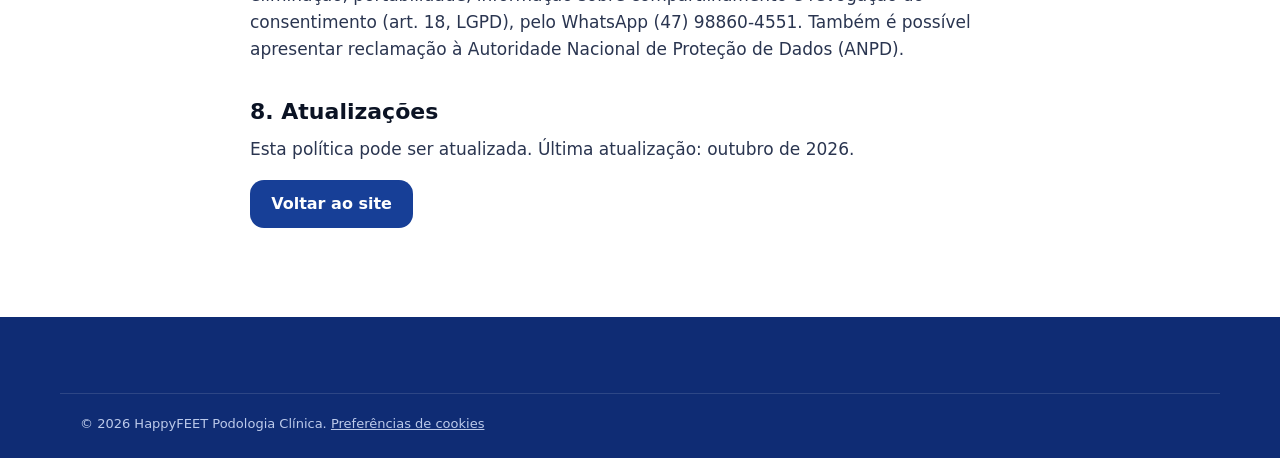
<file: privacidade.html>
<!doctype html>
<html lang="pt-BR">
<head>
  <meta charset="utf-8">
  <meta name="viewport" content="width=device-width, initial-scale=1">
  <title>Política de Privacidade | HappyFEET Podologia Clínica</title>
  <meta name="description" content="Como a HappyFEET Podologia Clínica trata dados pessoais e cookies neste site, conforme a LGPD.">
  <link rel="canonical" href="https://clinicahappyfeet.com.br/privacidade.html">
  <meta name="theme-color" content="#173f97">
  <link rel="icon" type="image/png" sizes="32x32" href="assets/favicon-32.png">
  <link rel="apple-touch-icon" href="assets/apple-touch-icon.png">
  <link rel="stylesheet" href="styles.css">
  <script src="config.js"></script>
  <script src="analytics.js"></script>
  <script src="main.js" defer></script>
</head>
<body>
<header class="header">
  <div class="container header-row">
    <a class="brand" href="./" aria-label="HappyFEET Podologia Clínica, voltar ao início">
      <img src="assets/logo-happyfeet.webp" alt="" width="40" height="40">
      <span>HappyFEET <small>Podologia Clínica</small></span>
    </a>
    <a class="btn btn-light" href="./">Voltar ao site</a>
  </div>
</header>

<main class="page">
  <div class="container narrow">
    <h1>Política de Privacidade</h1>
    <p>Esta política explica como a HappyFEET Podologia Clínica trata dados pessoais coletados por meio deste site, em conformidade com a Lei Geral de Proteção de Dados Pessoais (Lei nº 13.709/2018, LGPD).</p>

    <h2>1. Quem é a controladora</h2>
    <p>HappyFEET Podologia Clínica, com endereço na R. 25 de Julho, nº 261, Vila Nova, Jaraguá do Sul/SC, CEP 89259-000. Contato: WhatsApp e telefone (47) 98860-4551.</p>

    <h2>2. Quais dados são tratados</h2>
    <ul>
      <li><strong>Contato pelo WhatsApp ou telefone:</strong> ao clicar nos botões de contato, você é direcionado ao WhatsApp ou ao discador do seu aparelho. Os dados que você enviar (nome, telefone e informações sobre sua saúde) são usados apenas para responder, agendar e realizar o atendimento.</li>
      <li><strong>Dados de navegação:</strong> somente se você aceitar os cookies, coletamos informações estatísticas de uso do site (páginas visitadas, cliques nos botões de contato, tipo de dispositivo e origem da visita) por meio do Google Analytics e do Google Ads.</li>
      <li><strong>Mapa:</strong> a seção "Onde estamos" exibe um mapa do Google Maps, que pode registrar dados técnicos de acesso conforme a política do Google.</li>
    </ul>

    <h2>3. Finalidades e bases legais</h2>
    <ul>
      <li>Responder contatos e agendar atendimentos: procedimentos preliminares relacionados a contrato a pedido do titular (art. 7º, V, LGPD).</li>
      <li>Dados de saúde informados para o atendimento: tutela da saúde, em procedimento realizado por profissional de saúde (art. 11, II, "f", LGPD).</li>
      <li>Estatísticas de visita e medição de anúncios: consentimento (art. 7º, I, LGPD), que pode ser revogado a qualquer momento.</li>
    </ul>

    <h2>4. Cookies</h2>
    <p>Cookies de medição só são ativados depois que você clica em "Aceitar" no aviso exibido no site. Se você recusar, o site continua funcionando normalmente. Para alterar sua escolha, use o botão "Preferências de cookies" no rodapé ou limpe os dados de navegação do seu navegador.</p>

    <h2>5. Compartilhamento</h2>
    <p>Não vendemos dados pessoais. Os dados podem ser processados pelos fornecedores das ferramentas usadas no site e no atendimento (Google, Meta/WhatsApp e Netlify, que hospeda o site), de acordo com as políticas de privacidade de cada um, inclusive com eventual transferência internacional.</p>

    <h2>6. Por quanto tempo guardamos</h2>
    <p>Mensagens e dados de agendamento são mantidos pelo tempo necessário ao atendimento e ao cumprimento de obrigações legais. Dados estatísticos seguem o prazo de retenção configurado nas ferramentas do Google.</p>

    <h2>7. Seus direitos</h2>
    <p>Você pode solicitar confirmação de tratamento, acesso, correção, anonimização, eliminação, portabilidade, informação sobre compartilhamento e revogação do consentimento (art. 18, LGPD), pelo WhatsApp (47) 98860-4551. Também é possível apresentar reclamação à Autoridade Nacional de Proteção de Dados (ANPD).</p>

    <h2>8. Atualizações</h2>
    <p>Esta política pode ser atualizada. Última atualização: outubro de 2026.</p>

    <p><a class="btn btn-primary" href="./">Voltar ao site</a></p>
  </div>
</main>

<footer class="footer">
  <div class="container footer-bottom">
    <p>© <span data-year>2026</span> HappyFEET Podologia Clínica. <button type="button" class="link-btn" data-open-consent hidden>Preferências de cookies</button></p>
  </div>
</footer>

<div class="consent" role="dialog" aria-live="polite" aria-label="Aviso de cookies" hidden>
  <p>Usamos cookies para medir as visitas e melhorar nossos anúncios. Você pode aceitar ou recusar.</p>
  <div class="consent-actions">
    <button type="button" class="btn btn-ghost" data-consent="denied">Recusar</button>
    <button type="button" class="btn btn-primary" data-consent="granted">Aceitar</button>
  </div>
</div>
</body>
</html>
</file>
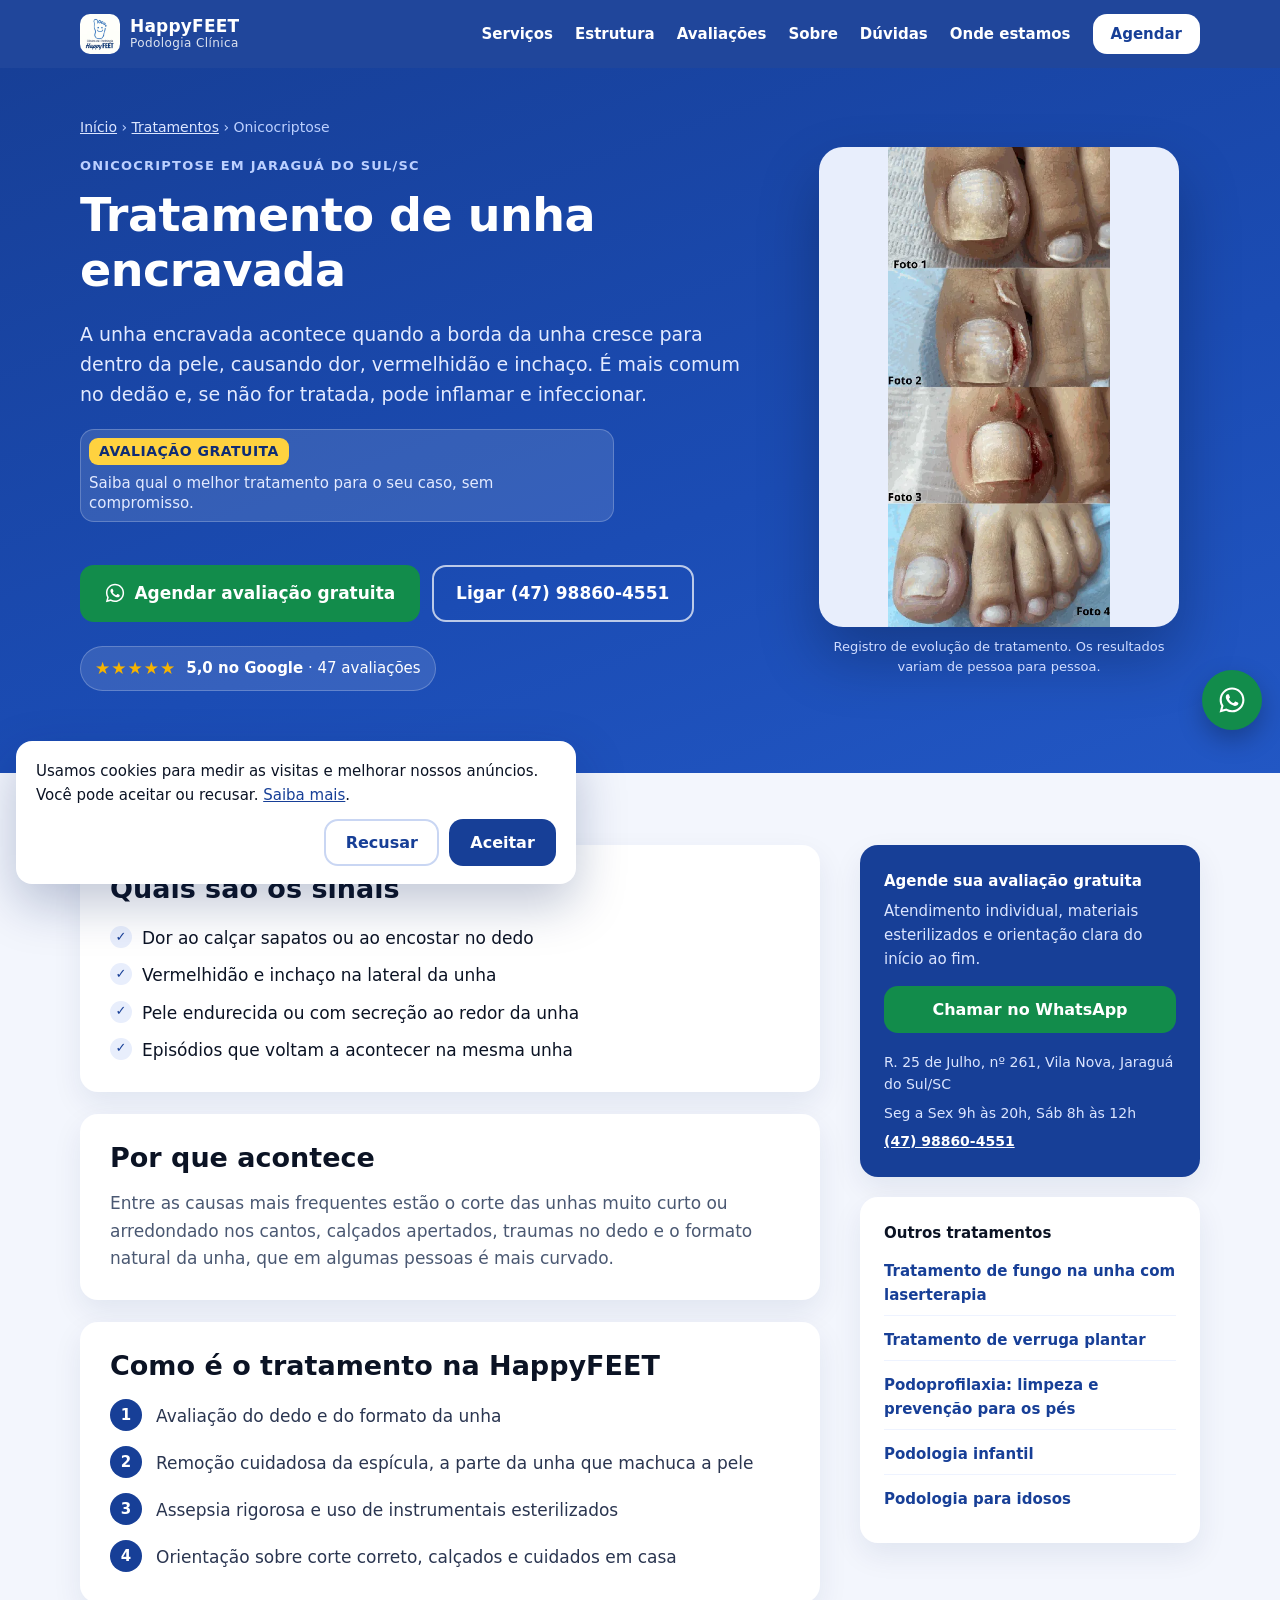
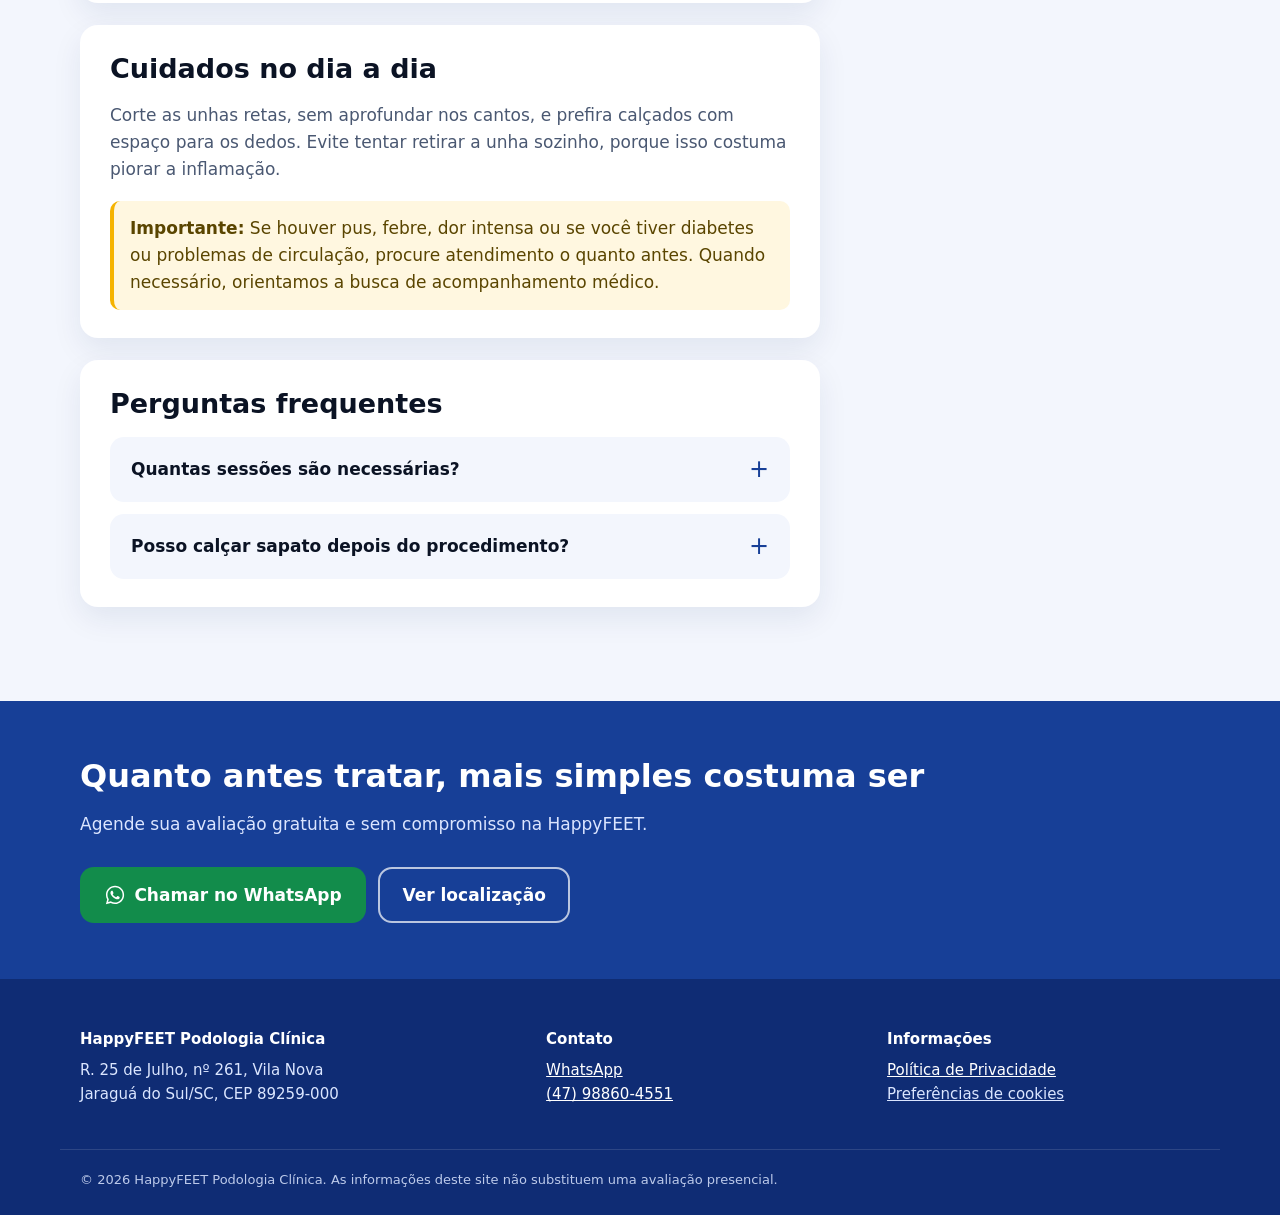
<file: unha-encravada.html>
<!doctype html>
<html lang="pt-BR">
<head>
  <meta charset="utf-8">
  <meta name="viewport" content="width=device-width, initial-scale=1">
  <title>Unha encravada em Jaraguá do Sul | HappyFEET Podologia Clínica</title>
  <meta name="description" content="Tratamento de unha encravada (onicocriptose) em Jaraguá do Sul/SC, com técnica, assepsia e alívio da dor. Avaliação gratuita na HappyFEET.">
  <link rel="canonical" href="https://clinicahappyfeet.com.br/unha-encravada.html">
  <meta name="theme-color" content="#173f97">
  <meta property="og:type" content="article">
  <meta property="og:locale" content="pt_BR">
  <meta property="og:site_name" content="HappyFEET Podologia Clínica">
  <meta property="og:title" content="Unha encravada em Jaraguá do Sul | HappyFEET">
  <meta property="og:description" content="Tratamento de unha encravada (onicocriptose) em Jaraguá do Sul/SC, com técnica, assepsia e alívio da dor. Avaliação gratuita na HappyFEET.">
  <meta property="og:url" content="https://clinicahappyfeet.com.br/unha-encravada.html">
  <meta property="og:image" content="https://clinicahappyfeet.com.br/assets/og-image.jpg">
  <meta name="twitter:card" content="summary_large_image">
  <link rel="icon" type="image/png" sizes="32x32" href="assets/favicon-32.png">
  <link rel="apple-touch-icon" href="assets/apple-touch-icon.png">
  <link rel="manifest" href="site.webmanifest">
  <link rel="stylesheet" href="styles.css">
  <script>document.documentElement.classList.add("js")</script>
  <script src="config.js"></script>
  <script src="analytics.js"></script>
  <script src="main.js" defer></script>
</head>
<body>
<a class="skip-link" href="#conteudo">Pular para o conteúdo</a>

<header class="header">
  <div class="container header-row">
    <a class="brand" href="./" aria-label="HappyFEET Podologia Clínica, início">
      <img src="assets/logo-happyfeet.webp" alt="" width="40" height="40">
      <span>HappyFEET <small>Podologia Clínica</small></span>
    </a>
    <button class="nav-toggle" type="button" aria-expanded="false" aria-controls="menu" aria-label="Abrir menu">
      <span></span><span></span><span></span>
    </button>
    <nav id="menu" class="nav" aria-label="Menu principal">
      <a href="./#servicos">Serviços</a>
      <a href="./#estrutura">Estrutura</a>
      <a href="./#avaliacoes">Avaliações</a>
      <a href="./#sobre">Sobre</a>
      <a href="./#duvidas">Dúvidas</a>
      <a href="./#local">Onde estamos</a>
      <a class="btn btn-light nav-cta" href="https://wa.me/5547988604551" data-wa="Olá! Gostaria de agendar uma avaliação gratuita para unha encravada." data-track="whatsapp_header_unha_encravada" target="_blank" rel="noopener">Agendar</a>
    </nav>
  </div>
</header>

<main id="conteudo">

<section class="hero hero-service">
  <div class="container service-hero-grid">
    <div class="hero-text">
      <nav class="breadcrumb" aria-label="Você está em">
        <a href="./">Início</a> <span aria-hidden="true">›</span> <a href="./#servicos">Tratamentos</a> <span aria-hidden="true">›</span> <span aria-current="page">Onicocriptose</span>
      </nav>
      <p class="eyebrow">Onicocriptose em Jaraguá do Sul/SC</p>
      <h1>Tratamento de unha encravada</h1>
      <p class="lead">A unha encravada acontece quando a borda da unha cresce para dentro da pele, causando dor, vermelhidão e inchaço. É mais comum no dedão e, se não for tratada, pode inflamar e infeccionar.</p>
      <p class="free-badge"><strong>Avaliação gratuita</strong> Saiba qual o melhor tratamento para o seu caso, sem compromisso.</p>
      <div class="hero-cta">
        <a class="btn btn-whats btn-lg" href="https://wa.me/5547988604551" data-wa="Olá! Gostaria de agendar uma avaliação gratuita para unha encravada." data-track="whatsapp_hero_unha_encravada" target="_blank" rel="noopener">
          <svg aria-hidden="true" viewBox="0 0 24 24" width="22" height="22"><use href="#i-whats"/></svg>
          Agendar avaliação gratuita
        </a>
        <a class="btn btn-outline-light btn-lg" href="tel:+5547988604551" data-track="telefone_hero_unha_encravada">Ligar (47) 98860-4551</a>
      </div>
      <a class="hero-rating" href="./#avaliacoes">
        <span class="stars" aria-hidden="true">★★★★★</span>
        <span><strong>5,0 no Google</strong> · 47 avaliações</span>
      </a>
    </div>
    <figure class="service-photo">
      <img src="assets/unha-encravada.webp" width="415" height="900" alt="Sequência de quatro fotos mostrando a evolução do tratamento de uma unha encravada no dedão">
      <figcaption>Registro de evolução de tratamento. Os resultados variam de pessoa para pessoa.</figcaption>
    </figure>
  </div>
</section>

<section class="section">
  <div class="container service-grid">
    <article class="service-content">
      <div class="service-block reveal">
        <h2>Quais são os sinais</h2>
        <ul class="check-list">
          <li>Dor ao calçar sapatos ou ao encostar no dedo</li>
          <li>Vermelhidão e inchaço na lateral da unha</li>
          <li>Pele endurecida ou com secreção ao redor da unha</li>
          <li>Episódios que voltam a acontecer na mesma unha</li>
        </ul>
      </div>
      <div class="service-block reveal">
        <h2>Por que acontece</h2>
        <p>Entre as causas mais frequentes estão o corte das unhas muito curto ou arredondado nos cantos, calçados apertados, traumas no dedo e o formato natural da unha, que em algumas pessoas é mais curvado.</p>
      </div>
      <div class="service-block reveal">
        <h2>Como é o tratamento na HappyFEET</h2>
        <ol class="service-steps">
          <li>Avaliação do dedo e do formato da unha</li>
          <li>Remoção cuidadosa da espícula, a parte da unha que machuca a pele</li>
          <li>Assepsia rigorosa e uso de instrumentais esterilizados</li>
          <li>Orientação sobre corte correto, calçados e cuidados em casa</li>
        </ol>
      </div>
      <div class="service-block reveal">
        <h2>Cuidados no dia a dia</h2>
        <p>Corte as unhas retas, sem aprofundar nos cantos, e prefira calçados com espaço para os dedos. Evite tentar retirar a unha sozinho, porque isso costuma piorar a inflamação.</p>
        <p class="notice"><strong>Importante:</strong> Se houver pus, febre, dor intensa ou se você tiver diabetes ou problemas de circulação, procure atendimento o quanto antes. Quando necessário, orientamos a busca de acompanhamento médico.</p>
      </div>
      <div class="service-block reveal">
        <h2>Perguntas frequentes</h2>
        <div class="faq">
        <details>
          <summary>Quantas sessões são necessárias?</summary>
          <p>Depende do grau da inflamação e do formato da unha. Em muitos casos o alívio vem logo no primeiro atendimento, e o número de retornos é definido na avaliação.</p>
        </details>
        <details>
          <summary>Posso calçar sapato depois do procedimento?</summary>
          <p>Sim. Indicamos um calçado confortável e passamos as orientações de cuidado para os dias seguintes.</p>
        </details>
        </div>
      </div>
    </article>
    <aside class="service-aside">
      <div class="aside-card">
        <p class="aside-title">Agende sua avaliação gratuita</p>
        <p>Atendimento individual, materiais esterilizados e orientação clara do início ao fim.</p>
        <a class="btn btn-whats" href="https://wa.me/5547988604551" data-wa="Olá! Gostaria de agendar uma avaliação gratuita para unha encravada." data-track="whatsapp_aside_unha_encravada" target="_blank" rel="noopener">Chamar no WhatsApp</a>
        <ul class="aside-info">
          <li>R. 25 de Julho, nº 261, Vila Nova, Jaraguá do Sul/SC</li>
          <li>Seg a Sex 9h às 20h, Sáb 8h às 12h</li>
          <li><a href="tel:+5547988604551" data-track="telefone_aside_unha_encravada">(47) 98860-4551</a></li>
        </ul>
      </div>
      <div class="aside-card aside-light">
        <p class="aside-title">Outros tratamentos</p>
        <ul class="aside-links">
        <li><a href="fungo-na-unha.html">Tratamento de fungo na unha com laserterapia</a></li>
        <li><a href="verruga-plantar.html">Tratamento de verruga plantar</a></li>
        <li><a href="podoprofilaxia.html">Podoprofilaxia: limpeza e prevenção para os pés</a></li>
        <li><a href="atendimento-infantil.html">Podologia infantil</a></li>
        <li><a href="cuidados-para-idosos.html">Podologia para idosos</a></li>
        </ul>
      </div>
    </aside>
  </div>
</section>

<section class="cta-band">
  <div class="container cta-row">
    <div>
      <h2>Quanto antes tratar, mais simples costuma ser</h2>
      <p>Agende sua avaliação gratuita e sem compromisso na HappyFEET.</p>
    </div>
    <div class="cta-actions">
      <a class="btn btn-whats btn-lg" href="https://wa.me/5547988604551" data-wa="Olá! Gostaria de agendar uma avaliação gratuita para unha encravada." data-track="whatsapp_cta_unha_encravada" target="_blank" rel="noopener">
        <svg aria-hidden="true" viewBox="0 0 24 24" width="22" height="22"><use href="#i-whats"/></svg>
        Chamar no WhatsApp
      </a>
      <a class="btn btn-outline-light btn-lg" href="./#local">Ver localização</a>
    </div>
  </div>
</section>

</main>

<footer class="footer">
  <div class="container footer-grid">
    <div>
      <p class="footer-brand">HappyFEET Podologia Clínica</p>
      <p>R. 25 de Julho, nº 261, Vila Nova<br>Jaraguá do Sul/SC, CEP 89259-000</p>
    </div>
    <div>
      <p class="footer-title">Contato</p>
      <p><a href="https://wa.me/5547988604551" data-wa data-track="whatsapp_footer_unha_encravada" target="_blank" rel="noopener">WhatsApp</a><br>
         <a href="tel:+5547988604551" data-track="telefone_footer_unha_encravada">(47) 98860-4551</a></p>
    </div>
    <div>
      <p class="footer-title">Informações</p>
      <p><a href="privacidade.html">Política de Privacidade</a><br>
         <button type="button" class="link-btn" data-open-consent hidden>Preferências de cookies</button></p>
    </div>
  </div>
  <div class="container footer-bottom">
    <p>© <span data-year>2026</span> HappyFEET Podologia Clínica. As informações deste site não substituem uma avaliação presencial.</p>
  </div>
</footer>

<a class="whats-float" href="https://wa.me/5547988604551" data-wa="Olá! Gostaria de agendar uma avaliação gratuita para unha encravada." data-track="whatsapp_flutuante_unha_encravada" target="_blank" rel="noopener" aria-label="Agendar pelo WhatsApp">
  <svg aria-hidden="true" viewBox="0 0 24 24" width="30" height="30"><use href="#i-whats"/></svg>
</a>

<div class="consent" role="dialog" aria-live="polite" aria-label="Aviso de cookies" hidden>
  <p>Usamos cookies para medir as visitas e melhorar nossos anúncios. Você pode aceitar ou recusar. <a href="privacidade.html">Saiba mais</a>.</p>
  <div class="consent-actions">
    <button type="button" class="btn btn-ghost" data-consent="denied">Recusar</button>
    <button type="button" class="btn btn-primary" data-consent="granted">Aceitar</button>
  </div>
</div>

<svg width="0" height="0" style="position:absolute" aria-hidden="true">
  <symbol id="i-whats" viewBox="0 0 24 24"><path fill="currentColor" d="M12.04 2C6.58 2 2.13 6.45 2.13 11.91c0 1.75.46 3.45 1.32 4.95L2.05 22l5.25-1.38a9.9 9.9 0 0 0 4.74 1.21c5.46 0 9.91-4.45 9.91-9.91C21.95 6.45 17.5 2 12.04 2Zm0 18.15c-1.48 0-2.93-.4-4.2-1.15l-.3-.18-3.12.82.83-3.04-.2-.31a8.23 8.23 0 0 1-1.26-4.38c0-4.54 3.7-8.24 8.25-8.24 4.54 0 8.24 3.7 8.24 8.24 0 4.55-3.7 8.24-8.24 8.24Zm4.52-6.16c-.25-.12-1.47-.72-1.7-.81-.22-.08-.39-.12-.55.13-.17.24-.64.8-.78.97-.14.17-.29.19-.54.06-.25-.12-1.05-.39-1.99-1.23-.74-.66-1.23-1.47-1.38-1.72-.14-.25-.01-.38.11-.5.11-.11.25-.29.37-.43.13-.15.17-.25.25-.42.08-.17.04-.31-.02-.43-.06-.13-.55-1.34-.76-1.83-.2-.48-.4-.42-.55-.42h-.47c-.17 0-.43.06-.66.31-.22.25-.86.85-.86 2.07 0 1.22.89 2.4 1.01 2.56.12.17 1.75 2.67 4.23 3.74.59.26 1.05.41 1.41.52.59.19 1.13.16 1.56.1.48-.07 1.47-.6 1.67-1.18.21-.58.21-1.07.15-1.18-.06-.1-.23-.16-.48-.29Z"/></symbol>
  <symbol id="i-shield" viewBox="0 0 24 24"><path fill="none" stroke="currentColor" stroke-width="1.8" stroke-linecap="round" stroke-linejoin="round" d="M12 3 5 6v5c0 4.5 3 8.5 7 10 4-1.5 7-5.5 7-10V6l-7-3Z"/><path fill="none" stroke="currentColor" stroke-width="1.8" stroke-linecap="round" stroke-linejoin="round" d="m9 12 2 2 4-4"/></symbol>
  <symbol id="i-heart" viewBox="0 0 24 24"><path fill="none" stroke="currentColor" stroke-width="1.8" stroke-linejoin="round" d="M12 20s-7-4.4-7-10a4 4 0 0 1 7-2.6A4 4 0 0 1 19 10c0 5.6-7 10-7 10Z"/></symbol>
  <symbol id="i-spark" viewBox="0 0 24 24"><path fill="none" stroke="currentColor" stroke-width="1.8" stroke-linecap="round" stroke-linejoin="round" d="M12 3v4M12 17v4M3 12h4M17 12h4M5.6 5.6l2.8 2.8M15.6 15.6l2.8 2.8M5.6 18.4l2.8-2.8M15.6 8.4l2.8-2.8"/></symbol>
  <symbol id="i-family" viewBox="0 0 24 24"><g fill="none" stroke="currentColor" stroke-width="1.8" stroke-linecap="round"><circle cx="8" cy="6" r="2.5"/><circle cx="17" cy="9" r="2"/><path d="M3.5 20v-4a4.5 4.5 0 0 1 9 0v4M13.5 20v-3a3.5 3.5 0 0 1 7 0v3"/></g></symbol>
  <symbol id="i-snow" viewBox="0 0 24 24"><path fill="none" stroke="currentColor" stroke-width="1.8" stroke-linecap="round" d="M12 3v18M4.2 7.5l15.6 9M4.2 16.5l15.6-9M9.5 4.5 12 7l2.5-2.5M9.5 19.5 12 17l2.5 2.5"/></symbol>
  <symbol id="i-access" viewBox="0 0 24 24"><g fill="none" stroke="currentColor" stroke-width="1.8" stroke-linecap="round" stroke-linejoin="round"><circle cx="12" cy="4.5" r="1.8"/><path d="M12 7.5v6h5l2 5M12 10h4.5M9 11.2a5 5 0 1 0 6.6 6.6"/></g></symbol>
  <symbol id="i-car" viewBox="0 0 24 24"><g fill="none" stroke="currentColor" stroke-width="1.8" stroke-linecap="round" stroke-linejoin="round"><path d="M5 16V11l2-5h10l2 5v5M5 16h14M5 16v2.5M19 16v2.5M4 11h16"/><circle cx="8" cy="13.5" r=".6"/><circle cx="16" cy="13.5" r=".6"/></g></symbol>
  <symbol id="i-wifi" viewBox="0 0 24 24"><g fill="none" stroke="currentColor" stroke-width="1.8" stroke-linecap="round"><path d="M2.5 9a14 14 0 0 1 19 0M5.5 12.5a9.5 9.5 0 0 1 13 0M8.6 16a5 5 0 0 1 6.8 0"/><circle cx="12" cy="19" r=".8" fill="currentColor"/></g></symbol>
  <symbol id="i-card" viewBox="0 0 24 24"><g fill="none" stroke="currentColor" stroke-width="1.8" stroke-linecap="round"><rect x="3" y="5.5" width="18" height="13" rx="2.5"/><path d="M3 10h18M7 15h4"/></g></symbol>
  <symbol id="i-google" viewBox="0 0 24 24"><path fill="#4285F4" d="M22.5 12.3c0-.8-.1-1.5-.2-2.2H12v4.2h5.9a5 5 0 0 1-2.2 3.3v2.7h3.5c2.1-1.9 3.3-4.7 3.3-8Z"/><path fill="#34A853" d="M12 23c3 0 5.5-1 7.2-2.7l-3.5-2.7c-1 .7-2.2 1-3.7 1-2.9 0-5.3-1.9-6.2-4.5H2.2v2.8A11 11 0 0 0 12 23Z"/><path fill="#FBBC05" d="M5.8 14.1a6.6 6.6 0 0 1 0-4.2V7.1H2.2a11 11 0 0 0 0 9.8l3.6-2.8Z"/><path fill="#EA4335" d="M12 5.4c1.6 0 3.1.6 4.2 1.7l3.1-3.1A11 11 0 0 0 2.2 7.1l3.6 2.8C6.7 7.3 9.1 5.4 12 5.4Z"/></symbol>
</svg>

<script type="application/ld+json">
[
  {
    "@context": "https://schema.org",
    "@type": "MedicalWebPage",
    "name": "Tratamento de unha encravada",
    "url": "https://clinicahappyfeet.com.br/unha-encravada.html",
    "description": "Tratamento de unha encravada (onicocriptose) em Jaraguá do Sul/SC, com técnica, assepsia e alívio da dor. Avaliação gratuita na HappyFEET.",
    "inLanguage": "pt-BR",
    "about": {
      "@type": "MedicalProcedure",
      "name": "Tratamento de unha encravada"
    },
    "publisher": {
      "@id": "https://clinicahappyfeet.com.br/#clinica"
    }
  },
  {
    "@context": "https://schema.org",
    "@type": "BreadcrumbList",
    "itemListElement": [
      {
        "@type": "ListItem",
        "position": 1,
        "name": "Início",
        "item": "https://clinicahappyfeet.com.br/"
      },
      {
        "@type": "ListItem",
        "position": 2,
        "name": "Tratamentos",
        "item": "https://clinicahappyfeet.com.br/#servicos"
      },
      {
        "@type": "ListItem",
        "position": 3,
        "name": "Tratamento de unha encravada",
        "item": "https://clinicahappyfeet.com.br/unha-encravada.html"
      }
    ]
  },
  {
    "@context": "https://schema.org",
    "@type": "FAQPage",
    "mainEntity": [
      {
        "@type": "Question",
        "name": "Quantas sessões são necessárias?",
        "acceptedAnswer": {
          "@type": "Answer",
          "text": "Depende do grau da inflamação e do formato da unha. Em muitos casos o alívio vem logo no primeiro atendimento, e o número de retornos é definido na avaliação."
        }
      },
      {
        "@type": "Question",
        "name": "Posso calçar sapato depois do procedimento?",
        "acceptedAnswer": {
          "@type": "Answer",
          "text": "Sim. Indicamos um calçado confortável e passamos as orientações de cuidado para os dias seguintes."
        }
      }
    ]
  }
]
</script>
</body>
</html>
</file>
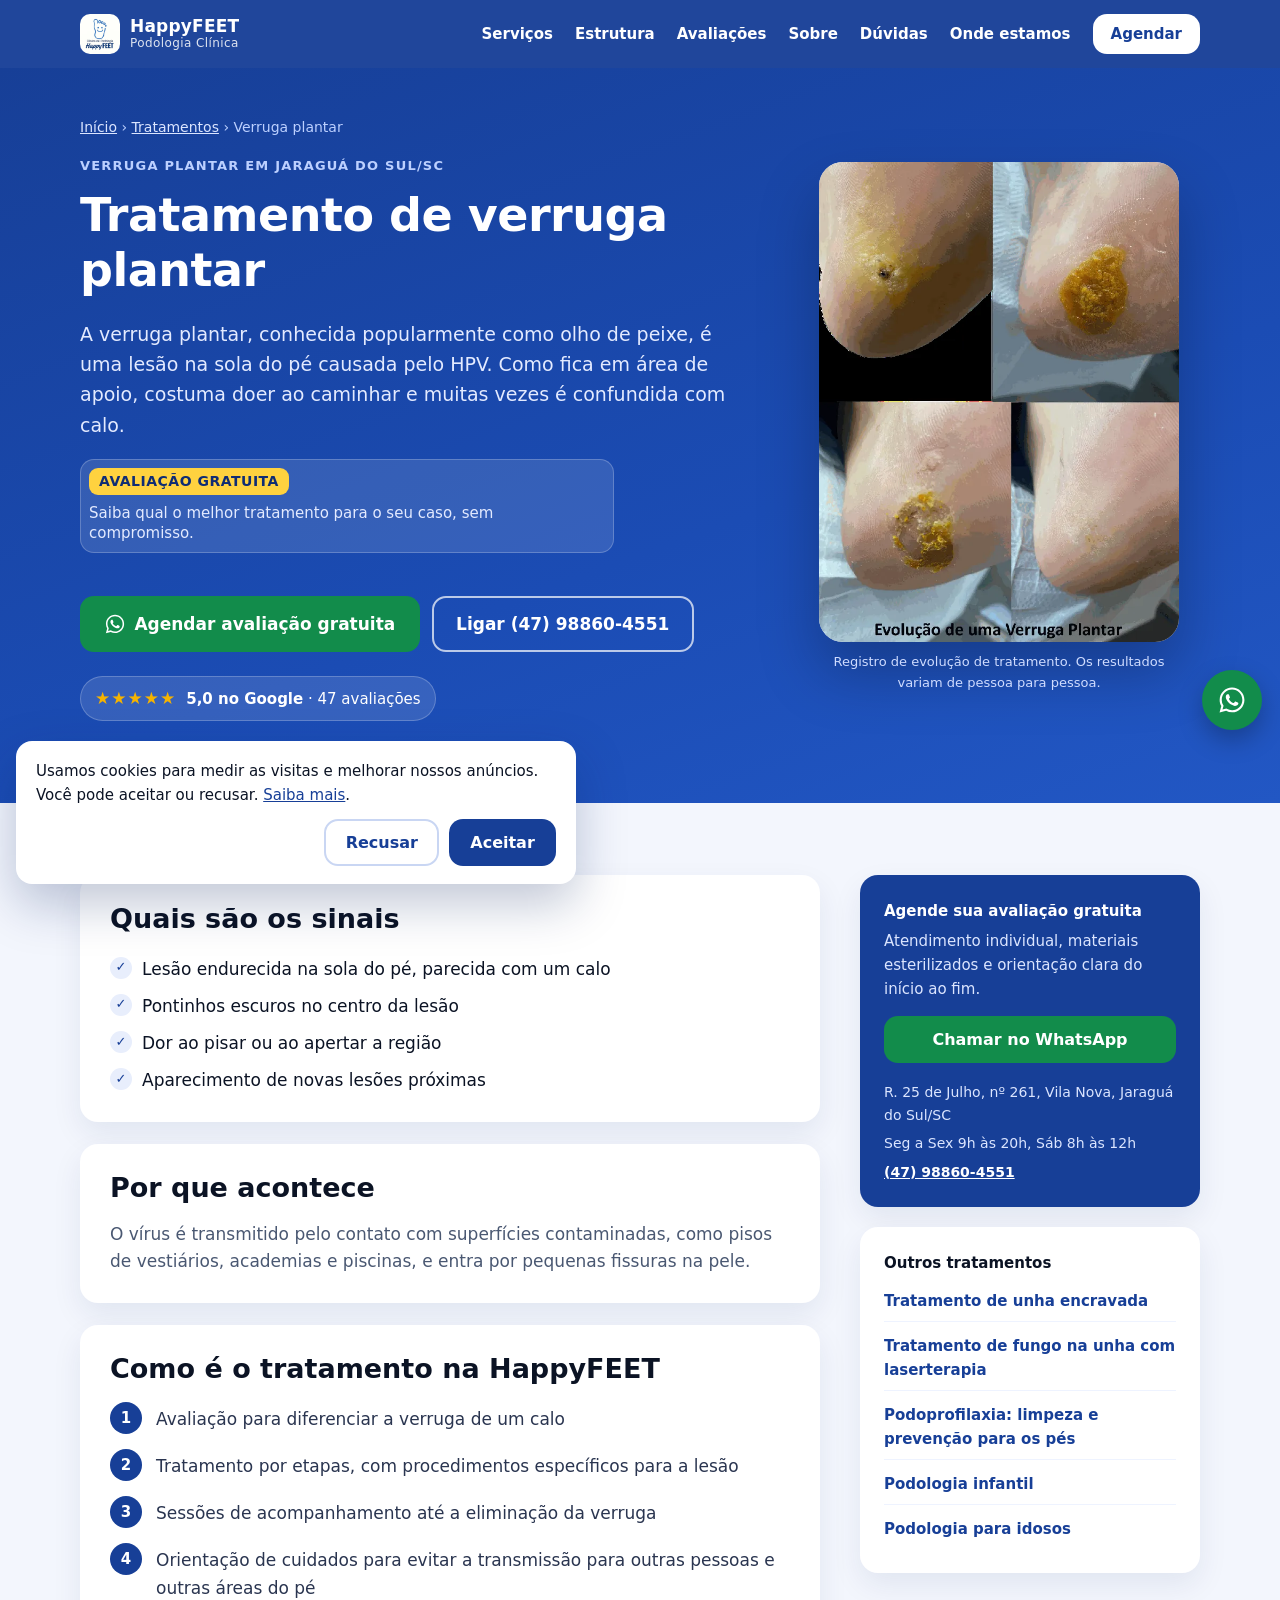
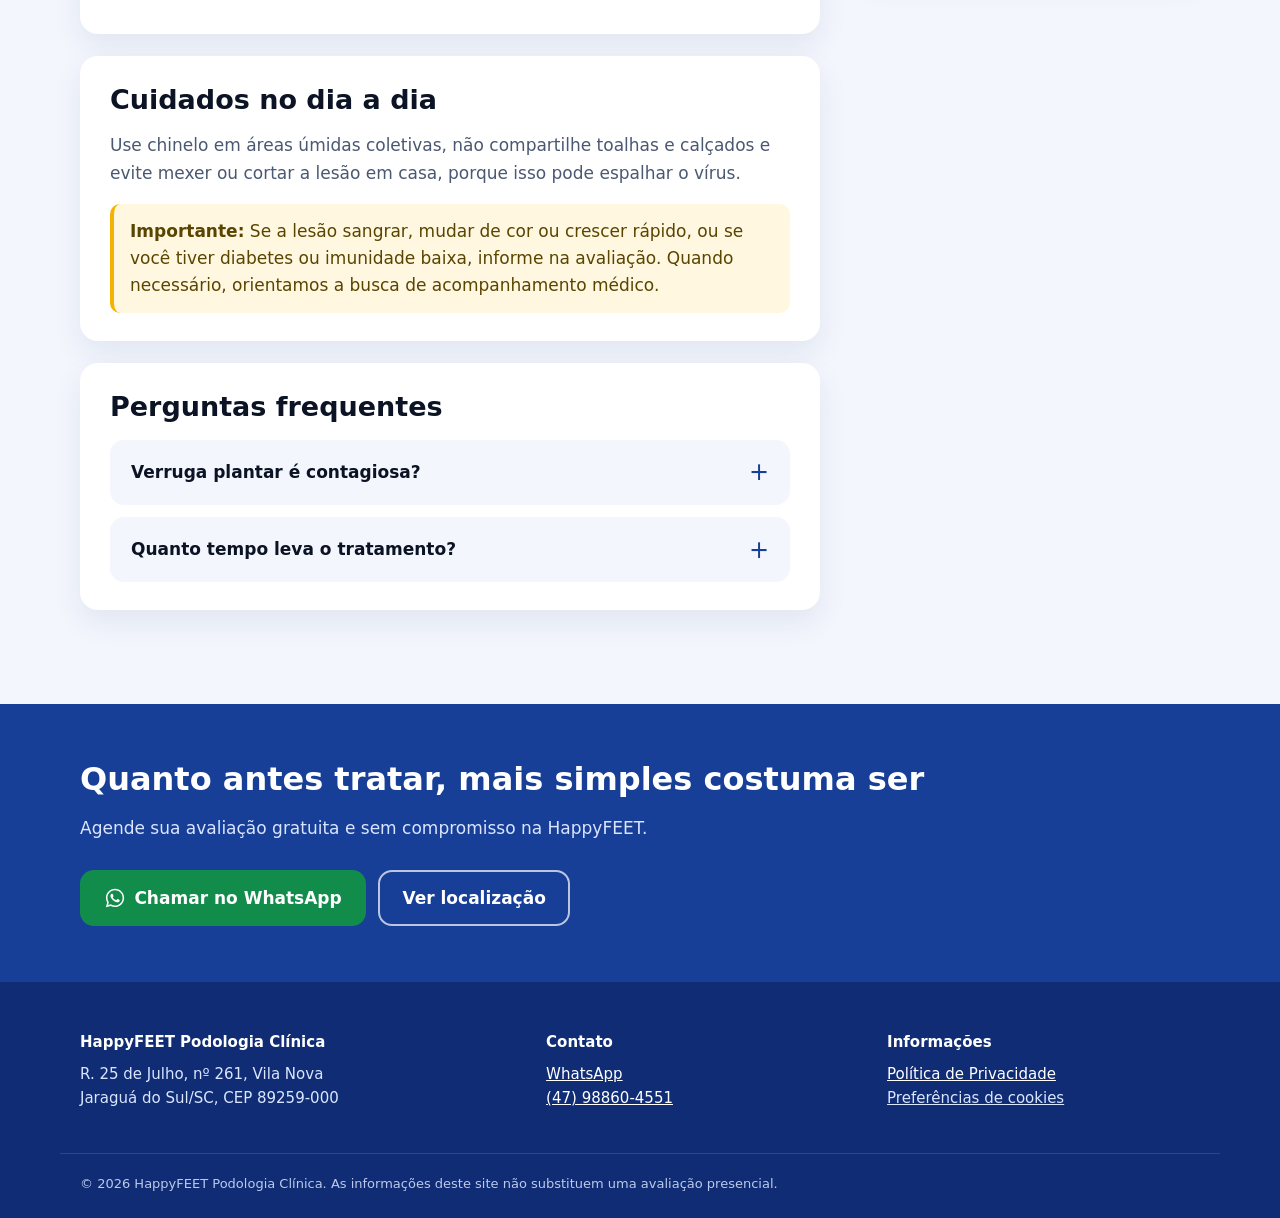
<file: verruga-plantar.html>
<!doctype html>
<html lang="pt-BR">
<head>
  <meta charset="utf-8">
  <meta name="viewport" content="width=device-width, initial-scale=1">
  <title>Verruga plantar em Jaraguá do Sul | HappyFEET Podologia Clínica</title>
  <meta name="description" content="Tratamento de verruga plantar (olho de peixe) em Jaraguá do Sul/SC, por etapas e com orientação para evitar a transmissão. Avaliação gratuita na HappyFEET.">
  <link rel="canonical" href="https://clinicahappyfeet.com.br/verruga-plantar.html">
  <meta name="theme-color" content="#173f97">
  <meta property="og:type" content="article">
  <meta property="og:locale" content="pt_BR">
  <meta property="og:site_name" content="HappyFEET Podologia Clínica">
  <meta property="og:title" content="Verruga plantar em Jaraguá do Sul | HappyFEET">
  <meta property="og:description" content="Tratamento de verruga plantar (olho de peixe) em Jaraguá do Sul/SC, por etapas e com orientação para evitar a transmissão. Avaliação gratuita na HappyFEET.">
  <meta property="og:url" content="https://clinicahappyfeet.com.br/verruga-plantar.html">
  <meta property="og:image" content="https://clinicahappyfeet.com.br/assets/og-image.jpg">
  <meta name="twitter:card" content="summary_large_image">
  <link rel="icon" type="image/png" sizes="32x32" href="assets/favicon-32.png">
  <link rel="apple-touch-icon" href="assets/apple-touch-icon.png">
  <link rel="manifest" href="site.webmanifest">
  <link rel="stylesheet" href="styles.css">
  <script>document.documentElement.classList.add("js")</script>
  <script src="config.js"></script>
  <script src="analytics.js"></script>
  <script src="main.js" defer></script>
</head>
<body>
<a class="skip-link" href="#conteudo">Pular para o conteúdo</a>

<header class="header">
  <div class="container header-row">
    <a class="brand" href="./" aria-label="HappyFEET Podologia Clínica, início">
      <img src="assets/logo-happyfeet.webp" alt="" width="40" height="40">
      <span>HappyFEET <small>Podologia Clínica</small></span>
    </a>
    <button class="nav-toggle" type="button" aria-expanded="false" aria-controls="menu" aria-label="Abrir menu">
      <span></span><span></span><span></span>
    </button>
    <nav id="menu" class="nav" aria-label="Menu principal">
      <a href="./#servicos">Serviços</a>
      <a href="./#estrutura">Estrutura</a>
      <a href="./#avaliacoes">Avaliações</a>
      <a href="./#sobre">Sobre</a>
      <a href="./#duvidas">Dúvidas</a>
      <a href="./#local">Onde estamos</a>
      <a class="btn btn-light nav-cta" href="https://wa.me/5547988604551" data-wa="Olá! Gostaria de agendar uma avaliação gratuita para verruga plantar." data-track="whatsapp_header_verruga" target="_blank" rel="noopener">Agendar</a>
    </nav>
  </div>
</header>

<main id="conteudo">

<section class="hero hero-service">
  <div class="container service-hero-grid">
    <div class="hero-text">
      <nav class="breadcrumb" aria-label="Você está em">
        <a href="./">Início</a> <span aria-hidden="true">›</span> <a href="./#servicos">Tratamentos</a> <span aria-hidden="true">›</span> <span aria-current="page">Verruga plantar</span>
      </nav>
      <p class="eyebrow">Verruga plantar em Jaraguá do Sul/SC</p>
      <h1>Tratamento de verruga plantar</h1>
      <p class="lead">A verruga plantar, conhecida popularmente como olho de peixe, é uma lesão na sola do pé causada pelo HPV. Como fica em área de apoio, costuma doer ao caminhar e muitas vezes é confundida com calo.</p>
      <p class="free-badge"><strong>Avaliação gratuita</strong> Saiba qual o melhor tratamento para o seu caso, sem compromisso.</p>
      <div class="hero-cta">
        <a class="btn btn-whats btn-lg" href="https://wa.me/5547988604551" data-wa="Olá! Gostaria de agendar uma avaliação gratuita para verruga plantar." data-track="whatsapp_hero_verruga" target="_blank" rel="noopener">
          <svg aria-hidden="true" viewBox="0 0 24 24" width="22" height="22"><use href="#i-whats"/></svg>
          Agendar avaliação gratuita
        </a>
        <a class="btn btn-outline-light btn-lg" href="tel:+5547988604551" data-track="telefone_hero_verruga">Ligar (47) 98860-4551</a>
      </div>
      <a class="hero-rating" href="./#avaliacoes">
        <span class="stars" aria-hidden="true">★★★★★</span>
        <span><strong>5,0 no Google</strong> · 47 avaliações</span>
      </a>
    </div>
    <figure class="service-photo">
      <img src="assets/verruga-plantar.webp" width="675" height="900" alt="Fotos mostrando a evolução do tratamento de uma verruga plantar na sola do pé">
      <figcaption>Registro de evolução de tratamento. Os resultados variam de pessoa para pessoa.</figcaption>
    </figure>
  </div>
</section>

<section class="section">
  <div class="container service-grid">
    <article class="service-content">
      <div class="service-block reveal">
        <h2>Quais são os sinais</h2>
        <ul class="check-list">
          <li>Lesão endurecida na sola do pé, parecida com um calo</li>
          <li>Pontinhos escuros no centro da lesão</li>
          <li>Dor ao pisar ou ao apertar a região</li>
          <li>Aparecimento de novas lesões próximas</li>
        </ul>
      </div>
      <div class="service-block reveal">
        <h2>Por que acontece</h2>
        <p>O vírus é transmitido pelo contato com superfícies contaminadas, como pisos de vestiários, academias e piscinas, e entra por pequenas fissuras na pele.</p>
      </div>
      <div class="service-block reveal">
        <h2>Como é o tratamento na HappyFEET</h2>
        <ol class="service-steps">
          <li>Avaliação para diferenciar a verruga de um calo</li>
          <li>Tratamento por etapas, com procedimentos específicos para a lesão</li>
          <li>Sessões de acompanhamento até a eliminação da verruga</li>
          <li>Orientação de cuidados para evitar a transmissão para outras pessoas e outras áreas do pé</li>
        </ol>
      </div>
      <div class="service-block reveal">
        <h2>Cuidados no dia a dia</h2>
        <p>Use chinelo em áreas úmidas coletivas, não compartilhe toalhas e calçados e evite mexer ou cortar a lesão em casa, porque isso pode espalhar o vírus.</p>
        <p class="notice"><strong>Importante:</strong> Se a lesão sangrar, mudar de cor ou crescer rápido, ou se você tiver diabetes ou imunidade baixa, informe na avaliação. Quando necessário, orientamos a busca de acompanhamento médico.</p>
      </div>
      <div class="service-block reveal">
        <h2>Perguntas frequentes</h2>
        <div class="faq">
        <details>
          <summary>Verruga plantar é contagiosa?</summary>
          <p>Sim. Por isso a orientação de cuidados faz parte do tratamento.</p>
        </details>
        <details>
          <summary>Quanto tempo leva o tratamento?</summary>
          <p>Varia conforme o tamanho, a profundidade e a quantidade de lesões. A estimativa é passada na avaliação.</p>
        </details>
        </div>
      </div>
    </article>
    <aside class="service-aside">
      <div class="aside-card">
        <p class="aside-title">Agende sua avaliação gratuita</p>
        <p>Atendimento individual, materiais esterilizados e orientação clara do início ao fim.</p>
        <a class="btn btn-whats" href="https://wa.me/5547988604551" data-wa="Olá! Gostaria de agendar uma avaliação gratuita para verruga plantar." data-track="whatsapp_aside_verruga" target="_blank" rel="noopener">Chamar no WhatsApp</a>
        <ul class="aside-info">
          <li>R. 25 de Julho, nº 261, Vila Nova, Jaraguá do Sul/SC</li>
          <li>Seg a Sex 9h às 20h, Sáb 8h às 12h</li>
          <li><a href="tel:+5547988604551" data-track="telefone_aside_verruga">(47) 98860-4551</a></li>
        </ul>
      </div>
      <div class="aside-card aside-light">
        <p class="aside-title">Outros tratamentos</p>
        <ul class="aside-links">
        <li><a href="unha-encravada.html">Tratamento de unha encravada</a></li>
        <li><a href="fungo-na-unha.html">Tratamento de fungo na unha com laserterapia</a></li>
        <li><a href="podoprofilaxia.html">Podoprofilaxia: limpeza e prevenção para os pés</a></li>
        <li><a href="atendimento-infantil.html">Podologia infantil</a></li>
        <li><a href="cuidados-para-idosos.html">Podologia para idosos</a></li>
        </ul>
      </div>
    </aside>
  </div>
</section>

<section class="cta-band">
  <div class="container cta-row">
    <div>
      <h2>Quanto antes tratar, mais simples costuma ser</h2>
      <p>Agende sua avaliação gratuita e sem compromisso na HappyFEET.</p>
    </div>
    <div class="cta-actions">
      <a class="btn btn-whats btn-lg" href="https://wa.me/5547988604551" data-wa="Olá! Gostaria de agendar uma avaliação gratuita para verruga plantar." data-track="whatsapp_cta_verruga" target="_blank" rel="noopener">
        <svg aria-hidden="true" viewBox="0 0 24 24" width="22" height="22"><use href="#i-whats"/></svg>
        Chamar no WhatsApp
      </a>
      <a class="btn btn-outline-light btn-lg" href="./#local">Ver localização</a>
    </div>
  </div>
</section>

</main>

<footer class="footer">
  <div class="container footer-grid">
    <div>
      <p class="footer-brand">HappyFEET Podologia Clínica</p>
      <p>R. 25 de Julho, nº 261, Vila Nova<br>Jaraguá do Sul/SC, CEP 89259-000</p>
    </div>
    <div>
      <p class="footer-title">Contato</p>
      <p><a href="https://wa.me/5547988604551" data-wa data-track="whatsapp_footer_verruga" target="_blank" rel="noopener">WhatsApp</a><br>
         <a href="tel:+5547988604551" data-track="telefone_footer_verruga">(47) 98860-4551</a></p>
    </div>
    <div>
      <p class="footer-title">Informações</p>
      <p><a href="privacidade.html">Política de Privacidade</a><br>
         <button type="button" class="link-btn" data-open-consent hidden>Preferências de cookies</button></p>
    </div>
  </div>
  <div class="container footer-bottom">
    <p>© <span data-year>2026</span> HappyFEET Podologia Clínica. As informações deste site não substituem uma avaliação presencial.</p>
  </div>
</footer>

<a class="whats-float" href="https://wa.me/5547988604551" data-wa="Olá! Gostaria de agendar uma avaliação gratuita para verruga plantar." data-track="whatsapp_flutuante_verruga" target="_blank" rel="noopener" aria-label="Agendar pelo WhatsApp">
  <svg aria-hidden="true" viewBox="0 0 24 24" width="30" height="30"><use href="#i-whats"/></svg>
</a>

<div class="consent" role="dialog" aria-live="polite" aria-label="Aviso de cookies" hidden>
  <p>Usamos cookies para medir as visitas e melhorar nossos anúncios. Você pode aceitar ou recusar. <a href="privacidade.html">Saiba mais</a>.</p>
  <div class="consent-actions">
    <button type="button" class="btn btn-ghost" data-consent="denied">Recusar</button>
    <button type="button" class="btn btn-primary" data-consent="granted">Aceitar</button>
  </div>
</div>

<svg width="0" height="0" style="position:absolute" aria-hidden="true">
  <symbol id="i-whats" viewBox="0 0 24 24"><path fill="currentColor" d="M12.04 2C6.58 2 2.13 6.45 2.13 11.91c0 1.75.46 3.45 1.32 4.95L2.05 22l5.25-1.38a9.9 9.9 0 0 0 4.74 1.21c5.46 0 9.91-4.45 9.91-9.91C21.95 6.45 17.5 2 12.04 2Zm0 18.15c-1.48 0-2.93-.4-4.2-1.15l-.3-.18-3.12.82.83-3.04-.2-.31a8.23 8.23 0 0 1-1.26-4.38c0-4.54 3.7-8.24 8.25-8.24 4.54 0 8.24 3.7 8.24 8.24 0 4.55-3.7 8.24-8.24 8.24Zm4.52-6.16c-.25-.12-1.47-.72-1.7-.81-.22-.08-.39-.12-.55.13-.17.24-.64.8-.78.97-.14.17-.29.19-.54.06-.25-.12-1.05-.39-1.99-1.23-.74-.66-1.23-1.47-1.38-1.72-.14-.25-.01-.38.11-.5.11-.11.25-.29.37-.43.13-.15.17-.25.25-.42.08-.17.04-.31-.02-.43-.06-.13-.55-1.34-.76-1.83-.2-.48-.4-.42-.55-.42h-.47c-.17 0-.43.06-.66.31-.22.25-.86.85-.86 2.07 0 1.22.89 2.4 1.01 2.56.12.17 1.75 2.67 4.23 3.74.59.26 1.05.41 1.41.52.59.19 1.13.16 1.56.1.48-.07 1.47-.6 1.67-1.18.21-.58.21-1.07.15-1.18-.06-.1-.23-.16-.48-.29Z"/></symbol>
  <symbol id="i-shield" viewBox="0 0 24 24"><path fill="none" stroke="currentColor" stroke-width="1.8" stroke-linecap="round" stroke-linejoin="round" d="M12 3 5 6v5c0 4.5 3 8.5 7 10 4-1.5 7-5.5 7-10V6l-7-3Z"/><path fill="none" stroke="currentColor" stroke-width="1.8" stroke-linecap="round" stroke-linejoin="round" d="m9 12 2 2 4-4"/></symbol>
  <symbol id="i-heart" viewBox="0 0 24 24"><path fill="none" stroke="currentColor" stroke-width="1.8" stroke-linejoin="round" d="M12 20s-7-4.4-7-10a4 4 0 0 1 7-2.6A4 4 0 0 1 19 10c0 5.6-7 10-7 10Z"/></symbol>
  <symbol id="i-spark" viewBox="0 0 24 24"><path fill="none" stroke="currentColor" stroke-width="1.8" stroke-linecap="round" stroke-linejoin="round" d="M12 3v4M12 17v4M3 12h4M17 12h4M5.6 5.6l2.8 2.8M15.6 15.6l2.8 2.8M5.6 18.4l2.8-2.8M15.6 8.4l2.8-2.8"/></symbol>
  <symbol id="i-family" viewBox="0 0 24 24"><g fill="none" stroke="currentColor" stroke-width="1.8" stroke-linecap="round"><circle cx="8" cy="6" r="2.5"/><circle cx="17" cy="9" r="2"/><path d="M3.5 20v-4a4.5 4.5 0 0 1 9 0v4M13.5 20v-3a3.5 3.5 0 0 1 7 0v3"/></g></symbol>
  <symbol id="i-snow" viewBox="0 0 24 24"><path fill="none" stroke="currentColor" stroke-width="1.8" stroke-linecap="round" d="M12 3v18M4.2 7.5l15.6 9M4.2 16.5l15.6-9M9.5 4.5 12 7l2.5-2.5M9.5 19.5 12 17l2.5 2.5"/></symbol>
  <symbol id="i-access" viewBox="0 0 24 24"><g fill="none" stroke="currentColor" stroke-width="1.8" stroke-linecap="round" stroke-linejoin="round"><circle cx="12" cy="4.5" r="1.8"/><path d="M12 7.5v6h5l2 5M12 10h4.5M9 11.2a5 5 0 1 0 6.6 6.6"/></g></symbol>
  <symbol id="i-car" viewBox="0 0 24 24"><g fill="none" stroke="currentColor" stroke-width="1.8" stroke-linecap="round" stroke-linejoin="round"><path d="M5 16V11l2-5h10l2 5v5M5 16h14M5 16v2.5M19 16v2.5M4 11h16"/><circle cx="8" cy="13.5" r=".6"/><circle cx="16" cy="13.5" r=".6"/></g></symbol>
  <symbol id="i-wifi" viewBox="0 0 24 24"><g fill="none" stroke="currentColor" stroke-width="1.8" stroke-linecap="round"><path d="M2.5 9a14 14 0 0 1 19 0M5.5 12.5a9.5 9.5 0 0 1 13 0M8.6 16a5 5 0 0 1 6.8 0"/><circle cx="12" cy="19" r=".8" fill="currentColor"/></g></symbol>
  <symbol id="i-card" viewBox="0 0 24 24"><g fill="none" stroke="currentColor" stroke-width="1.8" stroke-linecap="round"><rect x="3" y="5.5" width="18" height="13" rx="2.5"/><path d="M3 10h18M7 15h4"/></g></symbol>
  <symbol id="i-google" viewBox="0 0 24 24"><path fill="#4285F4" d="M22.5 12.3c0-.8-.1-1.5-.2-2.2H12v4.2h5.9a5 5 0 0 1-2.2 3.3v2.7h3.5c2.1-1.9 3.3-4.7 3.3-8Z"/><path fill="#34A853" d="M12 23c3 0 5.5-1 7.2-2.7l-3.5-2.7c-1 .7-2.2 1-3.7 1-2.9 0-5.3-1.9-6.2-4.5H2.2v2.8A11 11 0 0 0 12 23Z"/><path fill="#FBBC05" d="M5.8 14.1a6.6 6.6 0 0 1 0-4.2V7.1H2.2a11 11 0 0 0 0 9.8l3.6-2.8Z"/><path fill="#EA4335" d="M12 5.4c1.6 0 3.1.6 4.2 1.7l3.1-3.1A11 11 0 0 0 2.2 7.1l3.6 2.8C6.7 7.3 9.1 5.4 12 5.4Z"/></symbol>
</svg>

<script type="application/ld+json">
[
  {
    "@context": "https://schema.org",
    "@type": "MedicalWebPage",
    "name": "Tratamento de verruga plantar",
    "url": "https://clinicahappyfeet.com.br/verruga-plantar.html",
    "description": "Tratamento de verruga plantar (olho de peixe) em Jaraguá do Sul/SC, por etapas e com orientação para evitar a transmissão. Avaliação gratuita na HappyFEET.",
    "inLanguage": "pt-BR",
    "about": {
      "@type": "MedicalProcedure",
      "name": "Tratamento de verruga plantar"
    },
    "publisher": {
      "@id": "https://clinicahappyfeet.com.br/#clinica"
    }
  },
  {
    "@context": "https://schema.org",
    "@type": "BreadcrumbList",
    "itemListElement": [
      {
        "@type": "ListItem",
        "position": 1,
        "name": "Início",
        "item": "https://clinicahappyfeet.com.br/"
      },
      {
        "@type": "ListItem",
        "position": 2,
        "name": "Tratamentos",
        "item": "https://clinicahappyfeet.com.br/#servicos"
      },
      {
        "@type": "ListItem",
        "position": 3,
        "name": "Tratamento de verruga plantar",
        "item": "https://clinicahappyfeet.com.br/verruga-plantar.html"
      }
    ]
  },
  {
    "@context": "https://schema.org",
    "@type": "FAQPage",
    "mainEntity": [
      {
        "@type": "Question",
        "name": "Verruga plantar é contagiosa?",
        "acceptedAnswer": {
          "@type": "Answer",
          "text": "Sim. Por isso a orientação de cuidados faz parte do tratamento."
        }
      },
      {
        "@type": "Question",
        "name": "Quanto tempo leva o tratamento?",
        "acceptedAnswer": {
          "@type": "Answer",
          "text": "Varia conforme o tamanho, a profundidade e a quantidade de lesões. A estimativa é passada na avaliação."
        }
      }
    ]
  }
]
</script>
</body>
</html>
</file>
<file: styles.css>
/* HappyFEET Podologia Clínica */
:root{
  --blue:#173f97;
  --blue-dark:#0f2c74;
  --blue-soft:#e8eefc;
  --accent:#2f6fd6;
  --ink:#0b1324;
  --muted:#4a5872;
  --bg:#f3f6fd;
  --white:#fff;
  --whats:#128c4b;
  --whats-hover:#0e753e;
  --radius:18px;
  --shadow:0 12px 30px rgba(6,33,92,.08);
  --header-h:68px;
}
*{box-sizing:border-box}
html{scroll-behavior:smooth;scroll-padding-top:calc(var(--header-h) + 12px)}
@media (prefers-reduced-motion:reduce){html{scroll-behavior:auto}*{transition:none!important}}
body{margin:0;font-family:system-ui,-apple-system,"Segoe UI",Roboto,Ubuntu,"Helvetica Neue",Arial,sans-serif;font-size:17px;line-height:1.6;color:var(--ink);background:var(--white);-webkit-font-smoothing:antialiased}
img{max-width:100%;height:auto;display:block}
a{color:var(--blue)}
h1,h2,h3,h4{line-height:1.2;margin:0 0 .5em}
p{margin:0 0 1em}
:focus-visible{outline:3px solid var(--accent);outline-offset:3px;border-radius:6px}

.container{max-width:1160px;margin:0 auto;padding:0 20px}
.narrow{max-width:820px}
.sr-only{position:absolute;width:1px;height:1px;overflow:hidden;clip:rect(0 0 0 0);white-space:nowrap}
.skip-link{position:absolute;left:12px;top:-60px;z-index:100;background:var(--white);color:var(--blue);padding:10px 14px;border-radius:10px;font-weight:700}
.skip-link:focus{top:12px}

/* Botões */
.btn{display:inline-flex;align-items:center;justify-content:center;gap:.5rem;padding:.75rem 1.2rem;border-radius:14px;font:inherit;font-weight:700;font-size:16px;line-height:1.2;text-decoration:none;border:2px solid transparent;cursor:pointer;transition:transform .2s,box-shadow .2s,background-color .2s}
.btn:hover{transform:translateY(-1px);box-shadow:0 8px 20px rgba(0,0,0,.12)}
.btn-lg{padding:.95rem 1.4rem;font-size:17px}
.btn-primary{background:var(--blue);color:var(--white)}
.btn-primary:hover{background:var(--blue-dark)}
.btn-whats{background:var(--whats);color:var(--white)}
.btn-whats:hover{background:var(--whats-hover)}
.btn-light{background:var(--white);color:var(--blue)}
.btn-outline-light{background:transparent;color:var(--white);border-color:rgba(255,255,255,.7)}
.btn-outline-light:hover{background:rgba(255,255,255,.12)}
.btn-ghost{background:var(--white);color:var(--blue);border-color:#c9d6f3}
.btn-ghost:hover{border-color:var(--blue)}
.link-btn{background:none;border:0;padding:0;font:inherit;color:inherit;text-decoration:underline;cursor:pointer}

/* Cabeçalho */
.header{position:sticky;top:0;z-index:50;background:rgba(23,63,151,.96);backdrop-filter:saturate(120%) blur(8px)}
.header-row{display:flex;align-items:center;justify-content:space-between;min-height:var(--header-h);gap:16px}
.brand{display:flex;align-items:center;gap:10px;color:var(--white);text-decoration:none;font-weight:800;letter-spacing:.2px}
.brand img{width:40px;height:40px;border-radius:10px;background:var(--white)}
.brand small{display:block;font-weight:500;font-size:12px;opacity:.85;letter-spacing:.4px}
.brand span{line-height:1.15}
.nav{display:flex;align-items:center;gap:22px}
.nav a{color:var(--white);text-decoration:none;font-weight:600;font-size:15px}
.nav a:not(.btn):hover{text-decoration:underline;text-underline-offset:4px}
.nav .nav-cta{color:var(--blue);padding:.55rem 1rem}
.nav-toggle{display:none;background:none;border:0;padding:10px;cursor:pointer}
.nav-toggle span{display:block;width:24px;height:2px;background:var(--white);margin:5px 0;transition:transform .2s,opacity .2s}
.nav-toggle[aria-expanded="true"] span:nth-child(1){transform:translateY(7px) rotate(45deg)}
.nav-toggle[aria-expanded="true"] span:nth-child(2){opacity:0}
.nav-toggle[aria-expanded="true"] span:nth-child(3){transform:translateY(-7px) rotate(-45deg)}

/* Hero */
.hero{background:linear-gradient(160deg,var(--blue) 0%,#1b4cb4 60%,#2257c4 100%);color:var(--white);padding:64px 0 72px;overflow:hidden}
.hero-grid{display:grid;grid-template-columns:1.15fr .85fr;gap:48px;align-items:center}
.eyebrow{text-transform:uppercase;letter-spacing:1.2px;font-size:13px;font-weight:700;color:#bcd0ff;margin-bottom:.8em}
.eyebrow-dark{color:var(--accent)}
.hero h1{font-size:clamp(32px,4.4vw,52px);letter-spacing:-.5px;margin-bottom:.45em}
.lead{font-size:clamp(17px,1.6vw,19px);color:#e3eaff;max-width:56ch}
.hero-cta{display:flex;flex-wrap:wrap;gap:12px;margin:28px 0 24px}
.hero-points{list-style:none;padding:0;margin:0;display:flex;flex-wrap:wrap;gap:8px 22px;font-size:15px;color:#dbe5ff}
.hero-points li::before{content:"✓";margin-right:6px;font-weight:800;color:#8fe3b4}
.hero-photo{margin:0;position:relative;justify-self:center;width:min(100%,400px)}
.hero-photo img{width:100%;aspect-ratio:4/5;object-fit:cover;object-position:50% 72%;border-radius:28px;box-shadow:0 30px 60px rgba(0,0,0,.25)}
.hero-photo figcaption{position:relative;margin:-28px 20px 0;background:var(--white);color:var(--ink);border-radius:16px;padding:12px 16px;font-size:14px;line-height:1.35;box-shadow:var(--shadow);text-align:center}
.hero-photo figcaption strong{display:block;font-size:15px;color:var(--blue)}

/* Faixa de confiança */
.trust{background:var(--white);border-bottom:1px solid #e6ecfa}
.trust-grid{display:grid;grid-template-columns:repeat(4,1fr);gap:20px;padding-top:26px;padding-bottom:26px}
.trust-item{display:flex;gap:12px;align-items:flex-start}
.trust-item svg{flex:none;width:34px;height:34px;color:var(--blue);background:var(--blue-soft);border-radius:10px;padding:6px}
.trust-item strong{display:block;font-size:15px}
.trust-item span{font-size:14px;color:var(--muted);line-height:1.4}

/* Seções */
.section{padding:72px 0;background:var(--bg)}
.section-white{background:var(--white)}
.section-head{max-width:720px;margin-bottom:36px}
.section-head h2{font-size:clamp(26px,3vw,36px);letter-spacing:-.3px}
.section-head p{color:var(--muted)}

/* Cards de serviços */
.cards{display:grid;grid-template-columns:repeat(3,1fr);gap:24px}
.card{background:var(--white);border-radius:var(--radius);box-shadow:var(--shadow);overflow:hidden;display:flex;flex-direction:column}
.thumb{position:relative;aspect-ratio:1/1;background:var(--blue-soft);overflow:hidden}
.thumb img{position:absolute;inset:0;width:100%;height:100%;object-fit:contain}
.card-body{padding:20px 22px 22px;display:flex;flex-direction:column;flex:1}
.tag{font-size:12px;font-weight:700;text-transform:uppercase;letter-spacing:.8px;color:var(--accent);margin-bottom:.4em}
.card h3{font-size:21px}
.card-body p:not(.tag){color:var(--muted);font-size:16px}
.card-link{margin-top:auto;font-weight:700;text-decoration:none;display:inline-flex;align-items:center;gap:6px}
.card-link::after{content:"→";transition:transform .2s}
.card-link:hover::after{transform:translateX(4px)}

/* Passos */
.steps{list-style:none;padding:0;margin:0;display:grid;grid-template-columns:repeat(4,1fr);gap:24px;counter-reset:none}
.steps li{background:var(--bg);border-radius:var(--radius);padding:24px}
.step-n{display:inline-grid;place-items:center;width:40px;height:40px;border-radius:50%;background:var(--blue);color:var(--white);font-weight:800;margin-bottom:14px}
.steps h3{font-size:19px}
.steps p{color:var(--muted);font-size:16px;margin:0}

/* Sobre */
.about-grid{display:grid;grid-template-columns:.8fr 1.2fr;gap:56px;align-items:center}
.about-media img{width:100%;max-width:380px;aspect-ratio:4/5;object-fit:cover;object-position:50% 40%;border-radius:24px;box-shadow:var(--shadow);margin:0 auto}
.about-text h2{font-size:clamp(26px,3vw,36px)}
.about-text p{color:var(--muted)}
.check-list{list-style:none;padding:0;margin:20px 0 0;display:grid;gap:10px}
.check-list li{padding-left:32px;position:relative}
.check-list li::before{content:"✓";position:absolute;left:0;top:1px;width:22px;height:22px;border-radius:50%;background:var(--blue-soft);color:var(--blue);display:grid;place-items:center;font-size:13px;font-weight:800}

/* FAQ */
.faq{display:grid;gap:12px}
.faq details{background:var(--bg);border-radius:14px;padding:0 20px;border:1px solid transparent}
.faq details[open]{background:var(--white);border-color:#d8e2f8;box-shadow:var(--shadow)}
.faq summary{cursor:pointer;list-style:none;padding:18px 32px 18px 0;font-weight:700;position:relative}
.faq summary::-webkit-details-marker{display:none}
.faq summary::after{content:"+";position:absolute;right:0;top:50%;transform:translateY(-50%);font-size:24px;font-weight:400;color:var(--blue)}
.faq details[open] summary::after{content:"−"}
.faq details p{color:var(--muted);padding-bottom:18px;margin:0}

/* Faixa de chamada */
.cta-band{background:var(--blue);color:var(--white);padding:56px 0}
.cta-row{display:flex;align-items:center;justify-content:space-between;gap:28px;flex-wrap:wrap}
.cta-row h2{font-size:clamp(24px,2.8vw,32px)}
.cta-row p{color:#dbe5ff;max-width:56ch;margin:0}
.cta-actions{display:flex;flex-wrap:wrap;gap:12px}

/* Localização */
.local-grid{display:grid;grid-template-columns:1.2fr .8fr;gap:32px;align-items:start}
.map-wrap{border-radius:var(--radius);overflow:hidden;box-shadow:var(--shadow);background:var(--blue-soft)}
.map-wrap iframe{display:block;width:100%;height:420px;border:0}
.local-info h3{font-size:22px}
.local-info address{font-style:normal;color:var(--muted);margin-bottom:20px}
.local-info address a{font-weight:700;text-decoration:none}
.local-info h4{font-size:16px;margin-bottom:8px}
.hours{width:100%;border-collapse:collapse;background:var(--white);border-radius:12px;overflow:hidden;box-shadow:var(--shadow)}
.hours th,.hours td{padding:11px 14px;border-bottom:1px solid #eef3ff;text-align:left;font-weight:400}
.hours td{text-align:right;white-space:nowrap}
.hours tr:last-child th,.hours tr:last-child td{border-bottom:0}
.hours tr.today{background:var(--blue-soft)}
.hours tr.today th{font-weight:700}
.hours tr.today th::after{content:" (hoje)";color:var(--blue);font-size:13px}
.local-cta{display:flex;flex-wrap:wrap;gap:10px;margin-top:20px}
.copy-status{min-height:1.4em;margin:8px 0 0;font-size:14px;color:var(--whats);font-weight:600}
.reviews-link{display:inline-block;margin-top:6px;font-weight:700}

/* Rodapé */
.footer{background:var(--blue-dark);color:#dbe6ff;font-size:15px;padding:48px 0 24px}
.footer a{color:var(--white)}
.footer-grid{display:grid;grid-template-columns:1.4fr 1fr 1fr;gap:28px}
.footer-brand,.footer-title{font-weight:800;color:var(--white);margin-bottom:.5em}
.footer-bottom{border-top:1px solid rgba(255,255,255,.15);margin-top:28px;padding-top:20px;font-size:13px;opacity:.85}
.footer-bottom p{margin:0}

/* WhatsApp flutuante */
.whats-float{position:fixed;right:18px;bottom:18px;z-index:60;width:60px;height:60px;border-radius:50%;background:var(--whats);color:var(--white);display:grid;place-items:center;box-shadow:0 10px 25px rgba(0,0,0,.25);transition:transform .2s}
.whats-float:hover{transform:scale(1.07)}

/* Aviso de cookies */
.consent{position:fixed;left:16px;right:16px;bottom:16px;z-index:70;max-width:560px;background:var(--white);color:var(--ink);border-radius:16px;box-shadow:0 20px 50px rgba(6,33,92,.25);padding:18px 20px;font-size:15px}
.consent p{margin:0 0 12px}
.consent-actions{display:flex;gap:10px;justify-content:flex-end}
.consent-open .whats-float{bottom:170px}

/* Páginas internas */
.page{padding:56px 0 72px}
.page h1{font-size:clamp(28px,3.4vw,40px);color:var(--blue)}
.page h2{font-size:22px;margin-top:1.6em}
.page p,.page li{color:#2a3550}

/* Responsivo */
@media (max-width:1000px){
  .cards{grid-template-columns:repeat(2,1fr)}
  .steps{grid-template-columns:repeat(2,1fr)}
  .trust-grid{grid-template-columns:repeat(2,1fr)}
}
@media (max-width:860px){
  .nav-toggle{display:block}
  .nav{position:absolute;top:var(--header-h);left:0;right:0;background:var(--blue);flex-direction:column;align-items:stretch;gap:0;padding:8px 20px 20px;box-shadow:0 16px 30px rgba(0,0,0,.2);display:none}
  .nav.open{display:flex}
  .nav a:not(.btn){padding:14px 0;border-bottom:1px solid rgba(255,255,255,.12)}
  .nav .nav-cta{margin-top:14px}
  .hero{padding:40px 0 56px}
  .hero-grid,.about-grid,.local-grid{grid-template-columns:1fr;gap:32px}
  .hero-photo{width:min(100%,340px)}
  .about-media{order:2}
  .map-wrap iframe{height:300px}
  .footer-grid{grid-template-columns:1fr}
}
@media (max-width:600px){
  body{font-size:16px}
  .section{padding:56px 0}
  .cards,.steps,.trust-grid{grid-template-columns:1fr}
  .hero-cta .btn,.cta-actions .btn{width:100%}
  .cta-actions{width:100%}
  .whats-float{width:56px;height:56px;right:14px;bottom:14px}
}

/* Estrutura */
.structure{background:linear-gradient(160deg,var(--blue-dark) 0%,var(--blue) 100%);color:var(--white);padding:80px 0}
.structure-grid{display:grid;grid-template-columns:.85fr 1.15fr;gap:56px;align-items:center}
.structure-photo{margin:0;position:relative;justify-self:center;width:min(100%,420px)}
.structure-photo img{width:100%;aspect-ratio:4/5;object-fit:cover;object-position:50% 60%;border-radius:28px;box-shadow:0 30px 60px rgba(0,0,0,.3)}
.structure-photo figcaption{position:absolute;left:18px;top:18px;background:rgba(255,255,255,.95);color:var(--blue);font-weight:700;font-size:14px;padding:6px 14px;border-radius:999px}
.structure-text h2{font-size:clamp(26px,3vw,38px);letter-spacing:-.3px}
.structure-text > p{color:#dbe5ff;max-width:52ch}
.feature-list{list-style:none;padding:0;margin:28px 0 0;display:grid;grid-template-columns:1fr 1fr;gap:14px}
.feature-list li{display:flex;gap:12px;align-items:flex-start;background:rgba(255,255,255,.08);border:1px solid rgba(255,255,255,.14);border-radius:16px;padding:14px 16px;transition:background-color .2s,transform .2s}
.feature-list li:hover{background:rgba(255,255,255,.14);transform:translateY(-2px)}
.feature-list svg{flex:none;width:36px;height:36px;padding:7px;border-radius:10px;background:var(--white);color:var(--blue)}
.feature-list strong{display:block;font-size:16px}
.feature-list span{font-size:14px;color:#cfdcff;line-height:1.4}

/* Avaliações */
.section-head.center{text-align:center;margin-left:auto;margin-right:auto}
.carousel{position:relative}
.reviews{list-style:none;margin:0;padding:6px 4px 18px;display:grid;grid-auto-flow:column;grid-auto-columns:calc((100% - 48px)/3);gap:24px;overflow-x:auto;scroll-snap-type:x mandatory;scrollbar-width:none;scroll-behavior:smooth}
.reviews::-webkit-scrollbar{display:none}
.review{scroll-snap-align:start;background:var(--bg);border:1px solid #e1e8f8;border-radius:var(--radius);padding:22px;display:flex;flex-direction:column;transition:transform .2s,box-shadow .2s}
.review:hover{transform:translateY(-3px);box-shadow:var(--shadow)}
.review-head{display:flex;align-items:center;gap:12px}
.review-head div{flex:1;line-height:1.3}
.review-head strong{display:block}
.review-head div span{font-size:13px;color:var(--muted)}
.avatar{width:42px;height:42px;border-radius:50%;background:var(--c,var(--blue));color:var(--white);display:grid;place-items:center;font-weight:700;font-size:18px}
.g-logo{width:22px;height:22px;flex:none}
.stars{color:#f5b301;font-size:20px;letter-spacing:2px;margin:14px 0 6px}
.review blockquote{margin:0}
.review blockquote p{margin:0;color:#2a3550}
.carousel-btn{position:absolute;top:50%;transform:translateY(-60%);z-index:2;width:44px;height:44px;border-radius:50%;border:0;background:var(--blue);color:var(--white);font-size:28px;line-height:1;cursor:pointer;box-shadow:0 8px 20px rgba(6,33,92,.25);display:grid;place-items:center;padding-bottom:4px}
.carousel-btn:disabled{opacity:.3;cursor:default}
.carousel-btn.prev{left:-62px}
.carousel-btn.next{right:-62px}
@media (max-width:1300px){.carousel{padding:0 56px}.carousel-btn.prev{left:0}.carousel-btn.next{right:0}}
.reviews-cta{display:flex;flex-wrap:wrap;gap:12px;justify-content:center;margin-top:20px}

/* Animação de entrada */
.js .reveal{opacity:0;transform:translateY(24px);transition:opacity .7s ease,transform .7s ease}
.js .reveal.visible{opacity:1;transform:none}
@media (prefers-reduced-motion:reduce){.js .reveal{opacity:1;transform:none}}

@media (max-width:1000px){
  .reviews{grid-auto-columns:calc((100% - 24px)/2)}
}
@media (max-width:860px){
  .structure{padding:56px 0}
  .structure-grid{grid-template-columns:1fr;gap:36px}
  .structure-photo{width:min(100%,360px)}
}
@media (max-width:600px){
  .feature-list{grid-template-columns:1fr}
  .reviews{grid-auto-columns:86%}
  .carousel{padding:0}
  .carousel-btn{display:none}
  .reviews-cta .btn{width:100%}
}

/* Selos de nota do Google */
.rating-badge{display:inline-grid;grid-template-columns:auto auto;grid-template-rows:auto auto;column-gap:14px;align-items:center;margin-top:18px;padding:14px 22px;background:var(--white);border:1px solid #e1e8f8;border-radius:18px;box-shadow:var(--shadow);text-decoration:none;color:var(--ink);text-align:left;transition:transform .2s}
.rating-badge:hover{transform:translateY(-2px)}
.g-logo-lg{grid-row:1/3;width:40px;height:40px}
.rating-main{display:flex;align-items:center;gap:10px}
.rating-main strong{font-size:30px;line-height:1}
.rating-main .stars{margin:0;font-size:24px}
.rating-sub{font-size:14px;color:var(--muted)}
.rating-sub strong{color:var(--ink)}
.hero-rating{display:inline-flex;align-items:center;gap:10px;margin:0 0 18px;padding:8px 14px;border-radius:999px;background:rgba(255,255,255,.12);border:1px solid rgba(255,255,255,.22);color:var(--white);text-decoration:none;font-size:15px}
.hero-rating:hover{background:rgba(255,255,255,.2)}
.hero-rating .stars{margin:0;font-size:17px;letter-spacing:1px}

/* Selo de avaliação gratuita */
.free-badge{display:inline-flex;flex-wrap:wrap;align-items:center;gap:8px 10px;margin:0 0 1em;padding:8px 14px 8px 8px;border-radius:14px;background:rgba(255,255,255,.12);border:1px solid rgba(255,255,255,.22);color:#e3eaff;font-size:15px;line-height:1.35;max-width:56ch}
.free-badge strong{background:#ffd23f;color:var(--blue-dark);padding:4px 10px;border-radius:9px;font-size:14px;text-transform:uppercase;letter-spacing:.5px;white-space:nowrap}

/* Cards: ações */
.card h3 a{color:inherit;text-decoration:none}
.card h3 a:hover{color:var(--blue)}
.card-actions{margin-top:auto;display:flex;flex-wrap:wrap;align-items:center;justify-content:space-between;gap:10px 16px}
.card-actions .card-link{margin-top:0}
.card-more{font-size:15px;font-weight:600;color:var(--muted);text-decoration:underline;text-underline-offset:3px}
.card-more:hover{color:var(--blue)}

/* Páginas de tratamento */
.hero-service{padding:48px 0 64px}
.service-hero-grid{display:grid;grid-template-columns:1.25fr .75fr;gap:48px;align-items:center}
.hero-service h1{font-size:clamp(30px,4vw,46px)}
.breadcrumb{font-size:14px;color:#bcd0ff;margin-bottom:18px}
.breadcrumb a{color:#dbe5ff}
.service-photo{margin:0;justify-self:center;width:min(100%,360px)}
.service-photo img{width:100%;aspect-ratio:3/4;object-fit:contain;background:var(--blue-soft);border-radius:24px;box-shadow:0 30px 60px rgba(0,0,0,.25)}
.service-photo figcaption{font-size:13px;color:#cfdcff;margin-top:10px;text-align:center}
.service-grid{display:grid;grid-template-columns:1fr 340px;gap:40px;align-items:start}
.service-block{background:var(--white);border-radius:var(--radius);box-shadow:var(--shadow);padding:28px 30px;margin-bottom:22px}
.service-block h2{font-size:clamp(22px,2.4vw,27px);margin-bottom:.6em}
.service-block p{color:var(--muted)}
.service-block p:last-child{margin-bottom:0}
.service-block .faq details{background:var(--bg)}
.service-block .faq details[open]{background:var(--white)}
.service-steps{margin:0;padding:0;list-style:none;counter-reset:passo;display:grid;gap:12px}
.service-steps li{counter-increment:passo;position:relative;padding:4px 0 4px 46px;color:#2a3550}
.service-steps li::before{content:counter(passo);position:absolute;left:0;top:0;width:32px;height:32px;border-radius:50%;background:var(--blue);color:var(--white);font-weight:800;display:grid;place-items:center;font-size:15px}
.notice{background:#fff7e0;border-left:4px solid #f5b301;border-radius:10px;padding:14px 16px;color:#5a4500!important}
.service-aside{position:sticky;top:calc(var(--header-h) + 20px);display:grid;gap:20px}
.aside-card{background:var(--blue);color:var(--white);border-radius:var(--radius);padding:24px;box-shadow:var(--shadow)}
.aside-card p{color:#dbe5ff;font-size:15px}
.aside-card .btn{width:100%}
.aside-title{font-weight:800;font-size:19px;color:var(--white)!important;margin-bottom:.4em}
.aside-info{list-style:none;padding:0;margin:18px 0 0;font-size:14px;color:#dbe5ff;display:grid;gap:6px}
.aside-info a{color:var(--white);font-weight:700}
.aside-light{background:var(--white);color:var(--ink)}
.aside-light .aside-title{color:var(--ink)!important}
.aside-links{list-style:none;padding:0;margin:0;display:grid;gap:4px}
.aside-links a{display:block;padding:8px 0;border-bottom:1px solid #eef3ff;text-decoration:none;font-weight:600;font-size:15px}
.aside-links li:last-child a{border-bottom:0}
@media (max-width:960px){
  .service-hero-grid,.service-grid{grid-template-columns:1fr}
  .service-aside{position:static}
  .service-photo{width:min(100%,300px)}
}
@media (max-width:600px){
  .service-block{padding:22px 20px}
}
</file>
